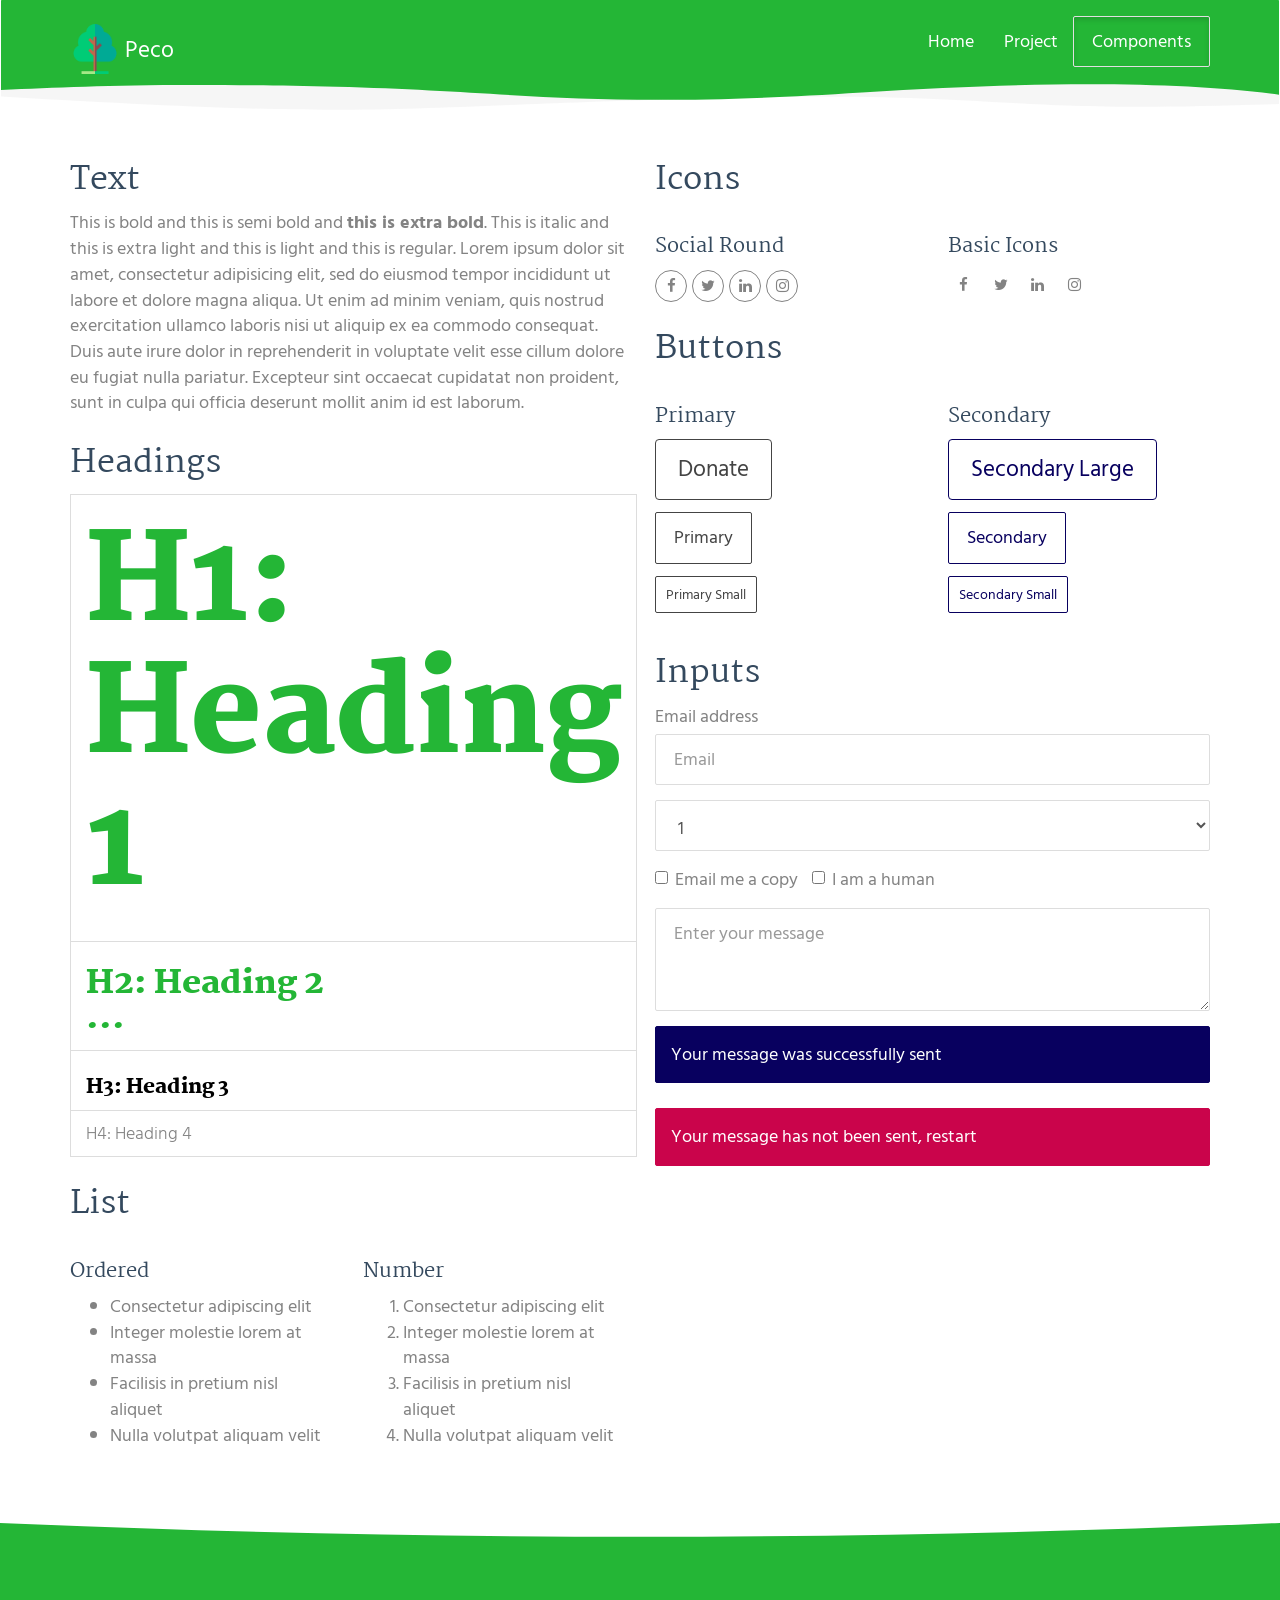
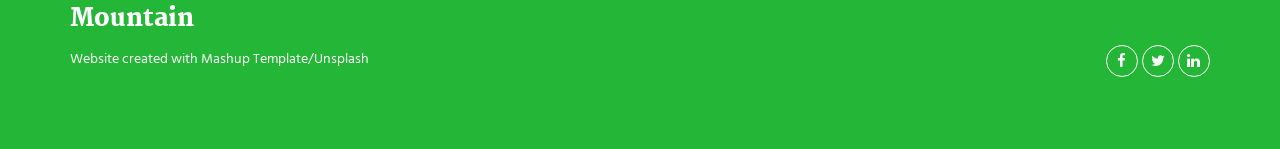
<file: components.html>
<!DOCTYPE html>
<html lang="en">

<head>
  <meta charset="UTF-8">
  <meta content="IE=edge" http-equiv="X-UA-Compatible">
  <meta content="width=device-width,initial-scale=1" name="viewport">
  <meta content="description" name="description">
  <meta name="google" content="notranslate" />
  <meta content="Mashup templates have been developped by Orson.io team" name="author">

  <!-- Disable tap highlight on IE -->
  <meta name="msapplication-tap-highlight" content="no">
  
  
  <link rel="apple-touch-icon" sizes="180x180" href="./assets/apple-icon-180x180.png">
  <link href="./assets/favicon.ico" rel="icon">

  <link href="" rel="stylesheet">


  <title>Peco</title>
  <link rel="shortcut icon" type="image/png" href="./assets/images/garden.png" />

<link href="./main.550dcf66.css" rel="stylesheet"></head>

<body> <!-- Add your content of header -->
<header>
  <nav class="navbar navbar-default active">
    <div class="container">
      <div class="navbar-header">
        <button type="button" class="navbar-toggle collapsed" data-toggle="collapse" data-target="#navbar-collapse" aria-expanded="false">
          <span class="sr-only">Toggle navigation</span>
          <span class="icon-bar"></span>
          <span class="icon-bar"></span>
          <span class="icon-bar"></span>
        </button>
        <a class="navbar-brand" href="./index.html" title="">
          <img src="./assets/images/garden.png" class="navbar-logo-img" alt="">
          Peco
        </a>
      </div>

      <div class="collapse navbar-collapse" id="navbar-collapse">
        <ul class="nav navbar-nav navbar-right">
          <li><a href="./index.html" title="">Home</a></li>
          <li><a href="./project.html" title="">Project</a></li>
          <li>
            <p>
              <a href="./components.html" class="btn btn-default navbar-btn" title="">Components</a>
            </p>
          </li>

        </ul>
      </div> 
    </div>
  </nav>
</header>

<!-- Add your site or app content here -->
  <div class="container">
    <div class="row">
      <div class="col-xs-12 col-md-6">

        <div class="template-example">
          <h2 class="template-title-example">Text</h2>
          <p>This is bold and this is semi bold and <b>this is extra bold</b>. This is italic and this is extra light and this is light
          and this is regular. Lorem ipsum dolor sit amet, consectetur adipisicing elit, sed do eiusmod
          tempor incididunt ut labore et dolore magna aliqua. Ut enim ad minim veniam,
          quis nostrud exercitation ullamco laboris nisi ut aliquip ex ea commodo
          consequat. Duis aute irure dolor in reprehenderit in voluptate velit esse
          cillum dolore eu fugiat nulla pariatur. Excepteur sint occaecat cupidatat non
          proident, sunt in culpa qui officia deserunt mollit anim id est laborum.
          </p>
        </div>

        <div class="template-example">
          <h2 class="template-title-example">Headings</h2>
          
          <table class="table table-bordered">
            <tr><td><h1>H1: Heading 1</h1></td></tr>
            <tr><td><h2>H2: Heading 2</h2></td></tr>
            <tr><td><h3>H3: Heading 3</h3></td></tr>
            <tr><td><h4>H4: Heading 4</h4></td></tr>
          </table>
        </div>

        <div class="template-example">
          <h2 class="template-title-example">List</h2>
          <div class="row">
            <div class="col-md-6">
              <h3 class="template-title-example">Ordered</h3>
              <ul>
                <li>Consectetur adipiscing elit</li>
                <li>Integer molestie lorem at massa</li>
                <li>Facilisis in pretium nisl aliquet</li>
                <li>Nulla volutpat aliquam velit</li>
              </ul>
            </div>
            <div class="col-md-6">
              <h3 class="template-title-example">Number</h3>
              <ol>
                <li>Consectetur adipiscing elit</li>
                <li>Integer molestie lorem at massa</li>
                <li>Facilisis in pretium nisl aliquet</li>
                <li>Nulla volutpat aliquam velit</li>
              </ol>
            </div>
          </div>
        </div>

        
      </div>

      <div class="col-xs-12 col-md-6">
        <div class="template-example">
          <h2 class="template-title-example">Icons</h2>
          
          <div class="row">
            <div class="col-md-6">
              <h3 class="template-title-example">Social Round</h2>
              <ul class="list-icons">
                <li>
                  <a href="" class="social-round-icon fa-icon">
                    <i class="fa fa-facebook"></i>
                  </a>
                </li>
                <li>
                  <a href="" class="social-round-icon fa-icon">
                    <i class="fa fa-twitter"></i>
                  </a>
                </li>
                <li>
                  <a href="" class="social-round-icon fa-icon">
                    <i class="fa fa-linkedin"></i>
                  </a>
                </li>
                <li>
                  <a href="" class="social-round-icon fa-icon">
                    <i class="fa fa-instagram"></i>
                  </a>
                </li>
              </ul>
            </div>
            <div class="col-md-6">
               <h3 class="template-title-example">Basic Icons</h2>
                <ul class="list-icons">
                  <li>
                    <span class="fa-icon">
                      <i class="fa fa-facebook"></i>
                    </span>
                  </li>
                  <li>
                    <span class="fa-icon">
                      <i class="fa fa-twitter"></i>
                    </span>
                  </li>
                  <li>
                    <span class="fa-icon">
                      <i class="fa fa-linkedin"></i>
                    </span>
                  </li>
                  <li>
                    <span class="fa-icon">
                      <i class="fa fa-instagram"></i>
                    </span>
                  </li>
                </ul>
            </div>

          </div>


          


        </div>

        <div class="template-example">
          <h2 class="template-title-example">Buttons</h2>
          <div class="row">
            <div class="col-md-6">
              <h3 class="template-title-example">Primary</h2>
              <div class="row">
                  <div class="col-md-6">
                  <p><a href="" class="btn btn-primary btn-lg">Donate</a></p>
                  <p><a href="" class="btn btn-primary">Primary </a></p>
                  <p><a href="" class="btn btn-primary btn-sm">Primary Small</a></p>
                </div>
              </div>

            </div>

            <div class="col-md-6">
              <h3 class="template-title-example">Secondary</h2>
              <div class="row">
                  <div class="col-md-6">
                  <p><a href="" class="btn btn-info btn-lg">Secondary Large</a></p>
                  <p><a href="" class="btn btn-info">Secondary </a></p>
                  <p><a href="" class="btn btn-info btn-sm">Secondary Small</a></p>
                </div>
              </div>
            </div>
          </div>
        </div>
        
        <div class="template-example">
          <h2 class="template-title-example">Inputs</h2>

            <div class="form-group">
              <label for="exampleInputEmail1">Email address</label>
              <input type="email" class="form-control" id="exampleInputEmail1" placeholder="Email">
            </div>

            <div class="form-group">
              <select class="form-control">
                <option>1</option>
                <option>2</option>
                <option>3</option>
                <option>4</option>
                <option>5</option>
              </select>
            </div>

            <div class="form-group">
              <label class="checkbox-inline">
                <input 
                type="checkbox" id="inlineCheckbox1" value="option1"> Email me a copy
              </label>
              <label class="checkbox-inline">
                <input type="checkbox" id="inlineCheckbox2" value="option2"> I am a human
              </label>
            </div>

            <div class="form-group">
              <textarea class="form-control" rows="3" placeholder="Enter your message"></textarea>
            </div>
            
            <div class="alert alert-success" role="alert">Your message was successfully sent</div>
            <div class="alert alert-danger" role="alert">Your message has not been sent, restart</div>
        </div>




      </div>
    </div>
  </div>

<footer class="footer-container white-text-container">
  <div class="container">
    <div class="row">

     
      <div class="col-xs-12">
        <h3>Mountain</h3>

        <div class="row">
          <div class="col-xs-12 col-sm-7">
            <p><small>Website created with <a href="http://www.mashup-template.com/" title="Create website with free html template">Mashup Template</a>/<a href="https://www.unsplash.com/" title="Beautiful Free Images">Unsplash</a></small>
            </p>
          </div>
          <div class="col-xs-12 col-sm-5">
            <p class="text-right">
              <a href="https://facebook.com/" class="social-round-icon white-round-icon fa-icon" title="">
                <i class="fa fa-facebook" aria-hidden="true"></i>
              </a>
              <a href="https://twitter.com/" class="social-round-icon white-round-icon fa-icon" title="">
                <i class="fa fa-twitter" aria-hidden="true"></i>
              </a>
              <a href="https://www.linkedin.com/" class="social-round-icon white-round-icon fa-icon" title="">
                <i class="fa fa-linkedin" aria-hidden="true"></i>
              </a>
            </p>
          </div>
        </div>
        
        
      </div>
    </div>
  </div>
</footer>

<script>
  document.addEventListener("DOMContentLoaded", function (event) {
    navActivePage();
    scrollRevelation('.reveal');
  });
</script>

<!-- Google Analytics: change UA-XXXXX-X to be your site's ID 

<script>
  (function (i, s, o, g, r, a, m) {
    i['GoogleAnalyticsObject'] = r; i[r] = i[r] || function () {
      (i[r].q = i[r].q || []).push(arguments)
    }, i[r].l = 1 * new Date(); a = s.createElement(o),
      m = s.getElementsByTagName(o)[0]; a.async = 1; a.src = g; m.parentNode.insertBefore(a, m)
  })(window, document, 'script', '//www.google-analytics.com/analytics.js', 'ga');
  ga('create', 'UA-XXXXX-X', 'auto');
  ga('send', 'pageview');
</script>

--> <script type="text/javascript" src="./main.0cf8b554.js"></script></body>

</html>
</file>
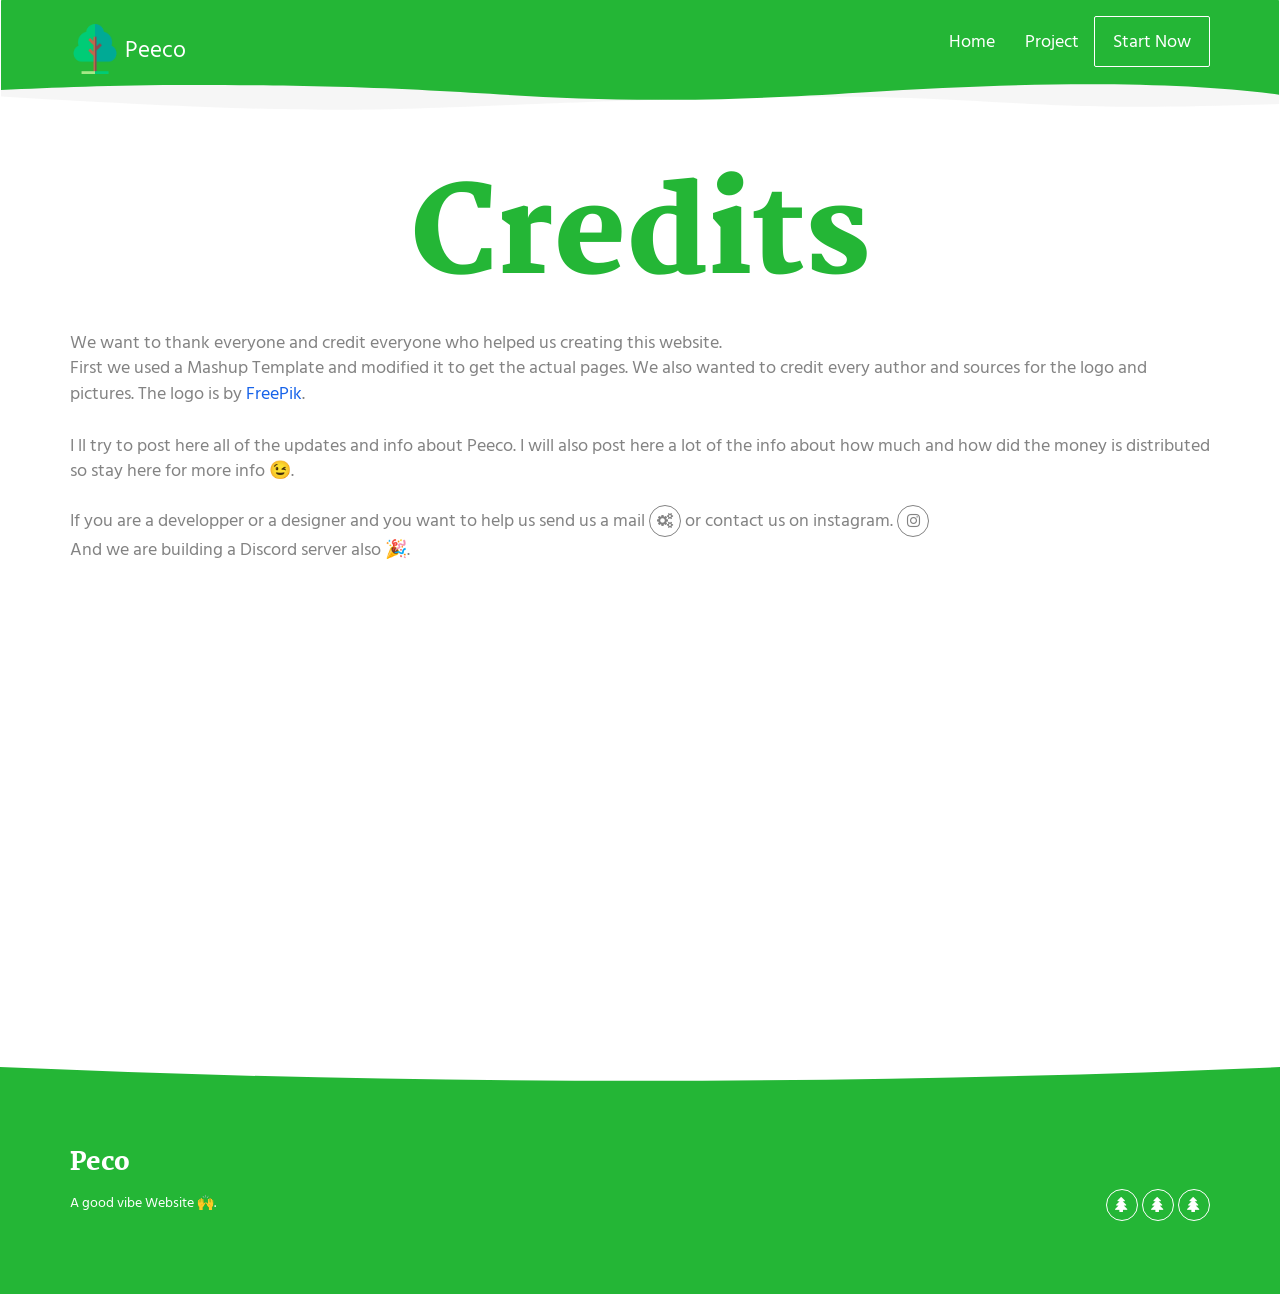
<file: Credits.html>
<!DOCTYPE html>
<html lang="en">

<head>
   <!-- Global site tag (gtag.js) - Google Analytics -->
   <script async src="https://www.googletagmanager.com/gtag/js?id=UA-173226686-1"></script>
   <script>
     window.dataLayer = window.dataLayer || [];
     function gtag() { dataLayer.push(arguments); }
     gtag('js', new Date());
 
     gtag('config', 'UA-173226686-1');
   </script>

  <script data-ad-client="ca-pub-2434844237174888" async
    src="https://pagead2.googlesyndication.com/pagead/js/adsbygoogle.js"></script>
  <meta charset="UTF-8">
  <meta content="IE=edge" http-equiv="X-UA-Compatible">
  <meta content="width=device-width,initial-scale=1" name="viewport">
  <meta name="description" content="Hey this is Peeco a cool website to finance charities !" />    <!--description du site quand on envoie un lien-->
  <meta name="google" content="notranslate" />
  

  <!-- Disable tap highlight on IE -->
  <meta name="msapplication-tap-highlight" content="no">


  <link rel="apple-touch-icon" sizes="180x180" href="./assets/apple-icon-180x180.png">
  <link href="./assets/favicon.ico" rel="icon">

  <link href="" rel="stylesheet">


  <title>Peeco</title>
  <link rel="shortcut icon" type="image/png" href="./assets/images/garden.png" />

  <link href="./main.550dcf66.css" rel="stylesheet">
</head>

<body>
  <!-- Add your content of header -->
  <header>
    <nav class="navbar navbar-default active">
      <div class="container">
        <div class="navbar-header">
          <button type="button" class="navbar-toggle collapsed" data-toggle="collapse" data-target="#navbar-collapse"
            aria-expanded="false">
            <span class="sr-only">Toggle navigation</span>
            <span class="icon-bar"></span>
            <span class="icon-bar"></span>
            <span class="icon-bar"></span>
          </button>
          <a class="navbar-brand" href="./Home.html" title="">
            <img src="./assets/images/garden.png" class="navbar-logo-img" alt="">
            Peeco
          </a>
        </div>

        <div class="collapse navbar-collapse" id="navbar-collapse">
          <ul class="nav navbar-nav navbar-right">
            <li><a href="./Home.html" title="">Home</a></li>
            <li><a href="./project.html" title="">Project</a></li>
            <li>
              <p>
                <a href="./sample-page.html" class="btn btn-default navbar-btn" title="">Start Now</a>
              </p>
            </li>

          </ul>
        </div>
      </div>
    </nav>
  </header>

  <div class="section-container">
    <div class="container">
      <div class="row">
        <div class="col-xs-12 col-md-8 col-md-offset-2">
          <h1 class="text-center">Credits</h1>
          


        </div>
      </div>
      We want to thank everyone and credit everyone who helped us creating this website. <br>First we used a Mashup Template and modified it to get the actual pages.
      We also wanted to credit every author and sources for the logo and pictures. The logo is by <a href="https://www.flaticon.com/authors/freepik">FreePik</a>. 
      <br>
      <br>
       I ll try to post here all of the updates and info about Peeco. 


      I will also post here a lot of the info about how much and how did the money is distributed so stay here for more info &#128521;.

    </div>
  </div>
  <div class="section-container">
    <div class="container">
      <div class="row">
        <div class="col-xs-12 col-md-8 col-md-offset-2">



        </div>
      </div>
      If you are a developper or a designer and you want to help us send us a mail <a href="mailto:project.peeco@gmail.com" class="social-round-icon black-round-icon fa-icon" title="">
        <i class="fa fa-gears" aria-hidden="true"></i></a>
      or contact us on instagram. <a href="https://instagram.com/project.peeco?igshid=xtxfj0wr4218" class="social-round-icon black-round-icon fa-icon" title="">
        <i class="fa fa-instagram" aria-hidden="true"></i>
      </a> </br>
      And we are building a Discord server also &#127881;. 
    </div>
  </div>
</br>
</br></br></br></br></br></br></br></br></br></br></br></br></br></br></br></br></br>

  <footer class="footer-container white-text-container">
    <div class="container">
      <div class="row">


        <div class="col-xs-12">
          <h3>Peco</h3>

          <div class="row">
            <div class="col-xs-12 col-sm-7">
              <p><small>A good vibe Website &#x1F64C;.</small>
              </p>
            </div>
            <div class="col-xs-12 col-sm-5">
              <p class="text-right">
                <a href="Home.html" class="social-round-icon white-round-icon fa-icon" title="">
                  <i class="fa fa-tree" aria-hidden="true"></i>
                </a>
                <a href="Home.html" class="social-round-icon white-round-icon fa-icon" title="">
                  <i class="fa fa-tree" aria-hidden="true"></i>
                </a>
                <a href="Home.html" class="social-round-icon white-round-icon fa-icon" title="">
                  <i class="fa fa-tree" aria-hidden="true"></i>
                </a>
              </p>
            </div>
          </div>


        </div>
      </div>
    </div>
  </footer>

  <script>
    document.addEventListener("DOMContentLoaded", function (event) {
      navActivePage();
      scrollRevelation('.reveal');
    });
  </script>

  <!-- Google Analytics: change UA-XXXXX-X to be your site's ID 
<script>
  (function (i, s, o, g, r, a, m) {
    i['GoogleAnalyticsObject'] = r; i[r] = i[r] || function () {
      (i[r].q = i[r].q || []).push(arguments)
    }, i[r].l = 1 * new Date(); a = s.createElement(o),
      m = s.getElementsByTagName(o)[0]; a.async = 1; a.src = g; m.parentNode.insertBefore(a, m)
  })(window, document, 'script', '//www.google-analytics.com/analytics.js', 'ga');
  ga('create', 'UA-XXXXX-X', 'auto');
  ga('send', 'pageview');
</script>
-->
  <script type="text/javascript" src="./main.0cf8b554.js"></script>
</body>

</html>
</file>
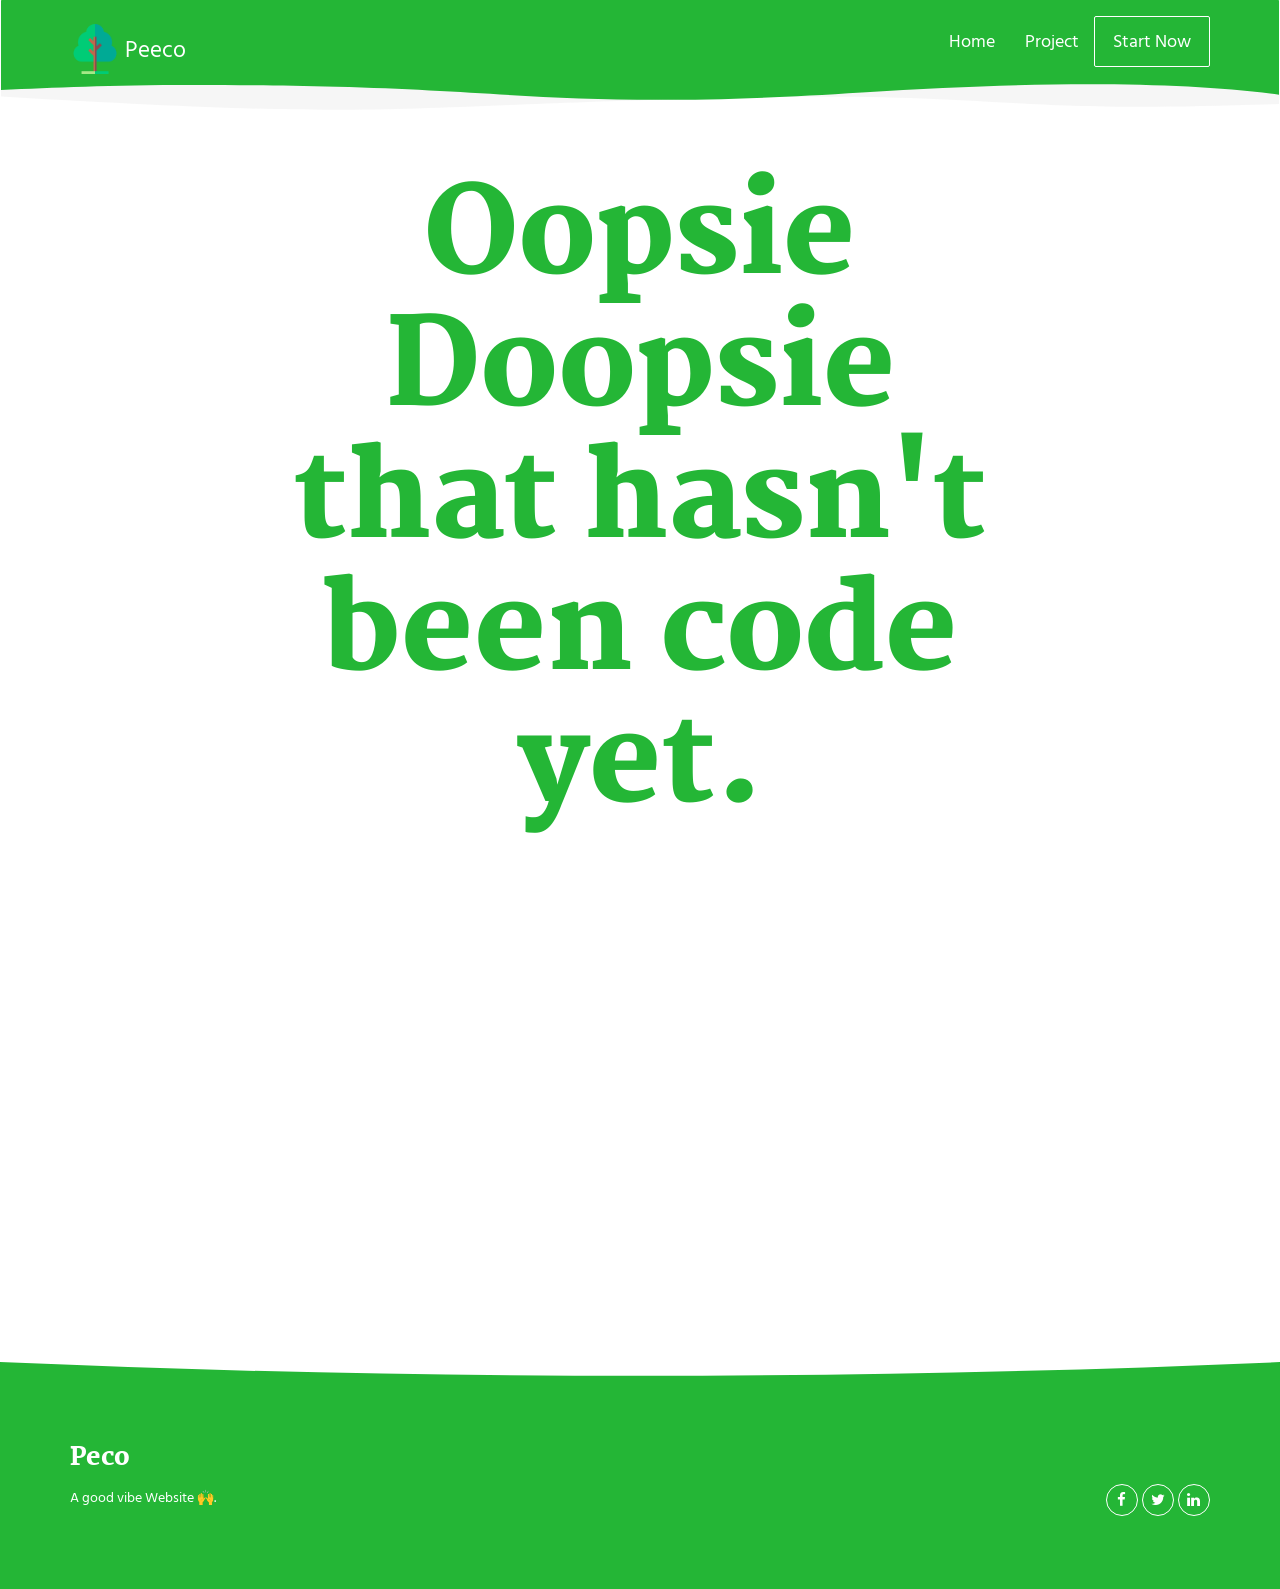
<file: Empty page.html>
<!DOCTYPE html>
<html lang="en">

<head>
  <script data-ad-client="ca-pub-2434844237174888" async
    src="https://pagead2.googlesyndication.com/pagead/js/adsbygoogle.js"></script>
  <meta charset="UTF-8">
  <meta content="IE=edge" http-equiv="X-UA-Compatible">
  <meta content="width=device-width,initial-scale=1" name="viewport">
  <meta content="description" name="description">
  <meta name="google" content="notranslate" />
  <meta content="Mashup templates have been developped by Orson.io team" name="author">

  <!-- Disable tap highlight on IE -->
  <meta name="msapplication-tap-highlight" content="no">


  <link rel="apple-touch-icon" sizes="180x180" href="./assets/apple-icon-180x180.png">
  <link href="./assets/favicon.ico" rel="icon">

  <link href="" rel="stylesheet">


  <title>Peeco</title>
  <link rel="shortcut icon" type="image/png" href="./assets/images/garden.png" />

  <link href="./main.550dcf66.css" rel="stylesheet">
</head>

<body>
  <!-- Add your content of header -->
  <header>
    <nav class="navbar navbar-default active">
      <div class="container">
        <div class="navbar-header">
          <button type="button" class="navbar-toggle collapsed" data-toggle="collapse" data-target="#navbar-collapse"
            aria-expanded="false">
            <span class="sr-only">Toggle navigation</span>
            <span class="icon-bar"></span>
            <span class="icon-bar"></span>
            <span class="icon-bar"></span>
          </button>
          <a class="navbar-brand" href="./Home.html" title="">
            <img src="./assets/images/garden.png" class="navbar-logo-img" alt="">
            Peeco
          </a>
        </div>

        <div class="collapse navbar-collapse" id="navbar-collapse">
          <ul class="nav navbar-nav navbar-right">
            <li><a href="./Home.html" title="">Home</a></li>
            <li><a href="./project.html" title="">Project</a></li>
            <li>
              <p>
                <a href="./sample-page.html" class="btn btn-default navbar-btn" title="">Start Now</a>
              </p>
            </li>

          </ul>
        </div>
      </div>
    </nav>
  </header>

  <div class="section-container">
    <div class="container">
      <div class="row">
        <div class="col-xs-12 col-md-8 col-md-offset-2">
          <h1 class="text-center">Oopsie Doopsie that hasn't been code yet.</h1> 
  


        </div>
      </div>
    </div>
  </div>
</br>
</br></br></br></br></br></br></br></br></br></br></br></br></br></br></br></br></br>

  <footer class="footer-container white-text-container">
    <div class="container">
      <div class="row">


        <div class="col-xs-12">
          <h3>Peco</h3>

          <div class="row">
            <div class="col-xs-12 col-sm-7">
              <p><small><a href="Credits.html">A good vibe Website &#x1F64C;.</a></small>
              </p>
            </div>
            <div class="col-xs-12 col-sm-5">
              <p class="text-right">
                <a href="Page-vide-de-merde.html" class="social-round-icon white-round-icon fa-icon" title="">
                  <i class="fa fa-facebook" aria-hidden="true"></i>
                </a>
                <a href="Page-vide-de-merde.html" class="social-round-icon white-round-icon fa-icon" title="">
                  <i class="fa fa-twitter" aria-hidden="true"></i>
                </a>
                <a href="Page-vide-de-merde.html" class="social-round-icon white-round-icon fa-icon" title="">
                  <i class="fa fa-linkedin" aria-hidden="true"></i>
                </a>
              </p>
            </div>
          </div>


        </div>
      </div>
    </div>
  </footer>

  <script>
    document.addEventListener("DOMContentLoaded", function (event) {
      navActivePage();
      scrollRevelation('.reveal');
    });
  </script>

  <!-- Google Analytics: change UA-XXXXX-X to be your site's ID 
<script>
  (function (i, s, o, g, r, a, m) {
    i['GoogleAnalyticsObject'] = r; i[r] = i[r] || function () {
      (i[r].q = i[r].q || []).push(arguments)
    }, i[r].l = 1 * new Date(); a = s.createElement(o),
      m = s.getElementsByTagName(o)[0]; a.async = 1; a.src = g; m.parentNode.insertBefore(a, m)
  })(window, document, 'script', '//www.google-analytics.com/analytics.js', 'ga');
  ga('create', 'UA-XXXXX-X', 'auto');
  ga('send', 'pageview');
</script>
-->
  <script type="text/javascript" src="./main.0cf8b554.js"></script>
</body>

</html>
</file>
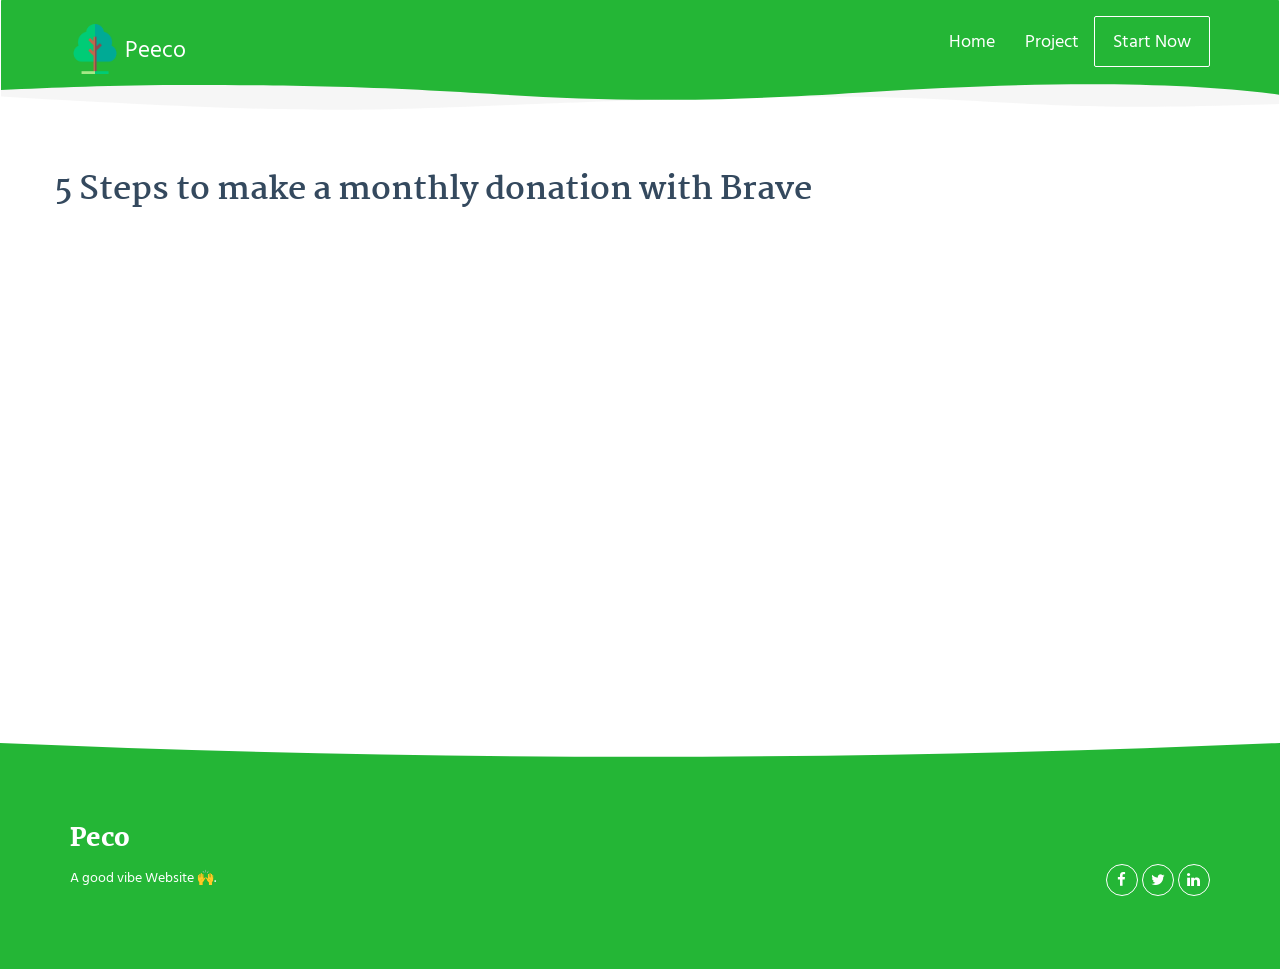
<file: htu-brave.html>
<!DOCTYPE html>
<html lang="en">

<head>
  <script data-ad-client="ca-pub-2434844237174888" async
    src="https://pagead2.googlesyndication.com/pagead/js/adsbygoogle.js"></script>
  <meta charset="UTF-8">
  <meta content="IE=edge" http-equiv="X-UA-Compatible">
  <meta content="width=device-width,initial-scale=1" name="viewport">
  <meta content="description" name="description">
  <meta name="google" content="notranslate" />
  <meta content="Mashup templates have been developped by Orson.io team" name="author">

  <!-- Disable tap highlight on IE -->
  <meta name="msapplication-tap-highlight" content="no">


  <link rel="apple-touch-icon" sizes="180x180" href="./assets/apple-icon-180x180.png">
  <link href="./assets/favicon.ico" rel="icon">

  <link href="" rel="stylesheet">


  <title>Peeco</title>
  <link rel="shortcut icon" type="image/png" href="./assets/images/garden.png" />

  <link href="./main.550dcf66.css" rel="stylesheet">
</head>

<body>
  <!-- Add your content of header -->
  <header>
    <nav class="navbar navbar-default active">
      <div class="container">
        <div class="navbar-header">
          <button type="button" class="navbar-toggle collapsed" data-toggle="collapse" data-target="#navbar-collapse"
            aria-expanded="false">
            <span class="sr-only">Toggle navigation</span>
            <span class="icon-bar"></span>
            <span class="icon-bar"></span>
            <span class="icon-bar"></span>
          </button>
          <a class="navbar-brand" href="./Home.html" title="">
            <img src="./assets/images/garden.png" class="navbar-logo-img" alt="">
            Peeco
          </a>
        </div>

        <div class="collapse navbar-collapse" id="navbar-collapse">
          <ul class="nav navbar-nav navbar-right">
            <li><a href="./Home.html" title="">Home</a></li>
            <li><a href="./project.html" title="">Project</a></li>
            <li>
              <p>
                <a href="./sample-page.html" class="btn btn-default navbar-btn" title="">Start Now</a>
              </p>
            </li>

          </ul>
        </div>
      </div>
    </nav>
  </header>

  <div class="section-container">
    <div class="container">
      <div class="row">
    
        <div class="template-example">
            <h2 class="template-title-example"> <b>5 Steps to make a monthly donation with Brave</b></h2>   
        </div>
      </div>
    </div>
  </div>
</br>
</br></br></br></br></br></br></br></br></br></br></br></br></br></br></br></br></br>

  <footer class="footer-container white-text-container">
    <div class="container">
      <div class="row">


        <div class="col-xs-12">
          <h3>Peco</h3>

          <div class="row">
            <div class="col-xs-12 col-sm-7">
              <p><small><a href="Credits.html">A good vibe Website &#x1F64C;.</a></small>
              </p>
            </div>
            <div class="col-xs-12 col-sm-5">
              <p class="text-right">
                <a href="https://facebook.com/" class="social-round-icon white-round-icon fa-icon" title="">
                  <i class="fa fa-facebook" aria-hidden="true"></i>
                </a>
                <a href="https://twitter.com/" class="social-round-icon white-round-icon fa-icon" title="">
                  <i class="fa fa-twitter" aria-hidden="true"></i>
                </a>
                <a href="https://www.linkedin.com/" class="social-round-icon white-round-icon fa-icon" title="">
                  <i class="fa fa-linkedin" aria-hidden="true"></i>
                </a>
              </p>
            </div>
          </div>


        </div>
      </div>
    </div>
  </footer>

  <script>
    document.addEventListener("DOMContentLoaded", function (event) {
      navActivePage();
      scrollRevelation('.reveal');
    });
  </script>

  <!-- Google Analytics: change UA-XXXXX-X to be your site's ID 
<script>
  (function (i, s, o, g, r, a, m) {
    i['GoogleAnalyticsObject'] = r; i[r] = i[r] || function () {
      (i[r].q = i[r].q || []).push(arguments)
    }, i[r].l = 1 * new Date(); a = s.createElement(o),
      m = s.getElementsByTagName(o)[0]; a.async = 1; a.src = g; m.parentNode.insertBefore(a, m)
  })(window, document, 'script', '//www.google-analytics.com/analytics.js', 'ga');
  ga('create', 'UA-XXXXX-X', 'auto');
  ga('send', 'pageview');
</script>
-->
  <script type="text/javascript" src="./main.0cf8b554.js"></script>
</body>

</html>
</file>
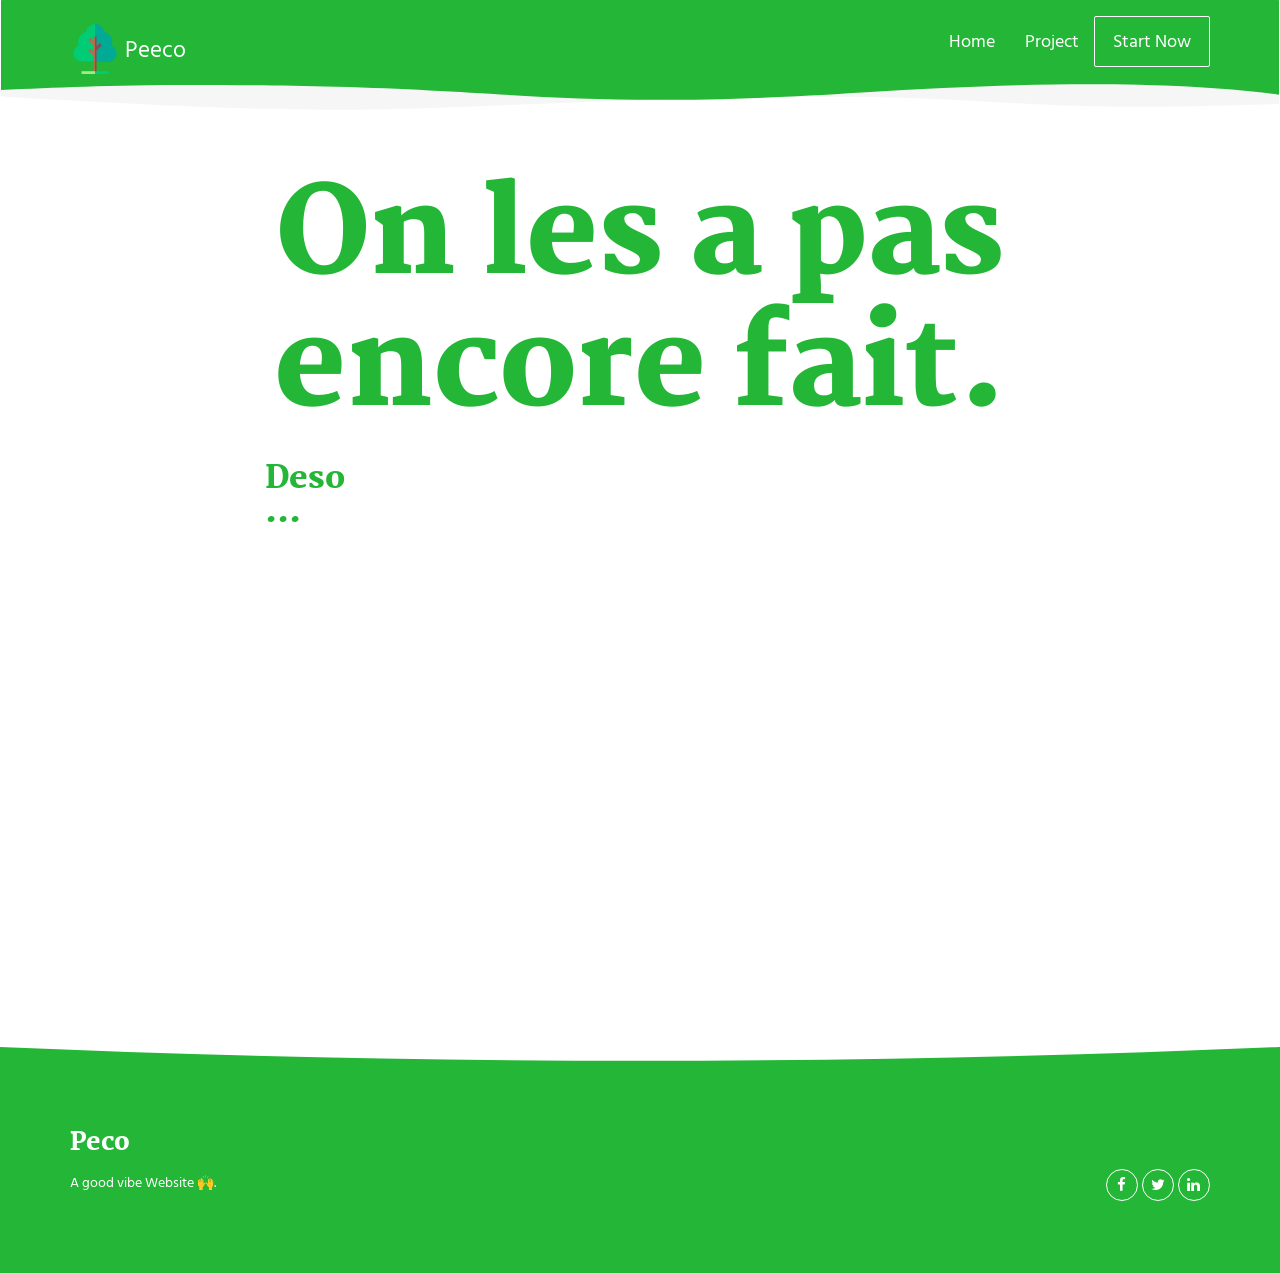
<file: Page-vide-de-merde.html>
<!DOCTYPE html>
<html lang="en">

<head>
  <script data-ad-client="ca-pub-2434844237174888" async
    src="https://pagead2.googlesyndication.com/pagead/js/adsbygoogle.js"></script>
  <meta charset="UTF-8">
  <meta content="IE=edge" http-equiv="X-UA-Compatible">
  <meta content="width=device-width,initial-scale=1" name="viewport">
  <meta content="description" name="description">
  <meta name="google" content="notranslate" />
  <meta content="Mashup templates have been developped by Orson.io team" name="author">

  <!-- Disable tap highlight on IE -->
  <meta name="msapplication-tap-highlight" content="no">


  <link rel="apple-touch-icon" sizes="180x180" href="./assets/apple-icon-180x180.png">
  <link href="./assets/favicon.ico" rel="icon">

  <link href="" rel="stylesheet">


  <title>Peeco</title>
  <link rel="shortcut icon" type="image/png" href="./assets/images/garden.png" />

  <link href="./main.550dcf66.css" rel="stylesheet">
</head>

<body>
  <!-- Add your content of header -->
  <header>
    <nav class="navbar navbar-default active">
      <div class="container">
        <div class="navbar-header">
          <button type="button" class="navbar-toggle collapsed" data-toggle="collapse" data-target="#navbar-collapse"
            aria-expanded="false">
            <span class="sr-only">Toggle navigation</span>
            <span class="icon-bar"></span>
            <span class="icon-bar"></span>
            <span class="icon-bar"></span>
          </button>
          <a class="navbar-brand" href="./Home.html" title="">
            <img src="./assets/images/garden.png" class="navbar-logo-img" alt="">
            Peeco
          </a>
        </div>

        <div class="collapse navbar-collapse" id="navbar-collapse">
          <ul class="nav navbar-nav navbar-right">
            <li><a href="./Home.html" title="">Home</a></li>
            <li><a href="./project.html" title="">Project</a></li>
            <li>
              <p>
                <a href="./sample-page.html" class="btn btn-default navbar-btn" title="">Start Now</a>
              </p>
            </li>

          </ul>
        </div>
      </div>
    </nav>
  </header>

  <div class="section-container">
    <div class="container">
      <div class="row">
        <div class="col-xs-12 col-md-8 col-md-offset-2">
          <h1 class="text-center">On les a pas encore fait.</h1> 
  <h2>Deso </h2>


        </div>
      </div>
    </div>
  </div>
</br>
</br></br></br></br></br></br></br></br></br></br></br></br></br></br></br></br></br>

  <footer class="footer-container white-text-container">
    <div class="container">
      <div class="row">


        <div class="col-xs-12">
          <h3>Peco</h3>

          <div class="row">
            <div class="col-xs-12 col-sm-7">
              <p><small><a href="Credits.html">A good vibe Website &#x1F64C;.</a></small>
              </p>
            </div>
            <div class="col-xs-12 col-sm-5">
              <p class="text-right">
                <a href="Page-vide-de-merde.html" class="social-round-icon white-round-icon fa-icon" title="">
                  <i class="fa fa-facebook" aria-hidden="true"></i>
                </a>
                <a href="Page-vide-de-merde.html" class="social-round-icon white-round-icon fa-icon" title="">
                  <i class="fa fa-twitter" aria-hidden="true"></i>
                </a>
                <a href="Page-vide-de-merde.html" class="social-round-icon white-round-icon fa-icon" title="">
                  <i class="fa fa-linkedin" aria-hidden="true"></i>
                </a>
              </p>
            </div>
          </div>


        </div>
      </div>
    </div>
  </footer>

  <script>
    document.addEventListener("DOMContentLoaded", function (event) {
      navActivePage();
      scrollRevelation('.reveal');
    });
  </script>

  <!-- Google Analytics: change UA-XXXXX-X to be your site's ID 
<script>
  (function (i, s, o, g, r, a, m) {
    i['GoogleAnalyticsObject'] = r; i[r] = i[r] || function () {
      (i[r].q = i[r].q || []).push(arguments)
    }, i[r].l = 1 * new Date(); a = s.createElement(o),
      m = s.getElementsByTagName(o)[0]; a.async = 1; a.src = g; m.parentNode.insertBefore(a, m)
  })(window, document, 'script', '//www.google-analytics.com/analytics.js', 'ga');
  ga('create', 'UA-XXXXX-X', 'auto');
  ga('send', 'pageview');
</script>
-->
  <script type="text/javascript" src="./main.0cf8b554.js"></script>
</body>

</html>
</file>
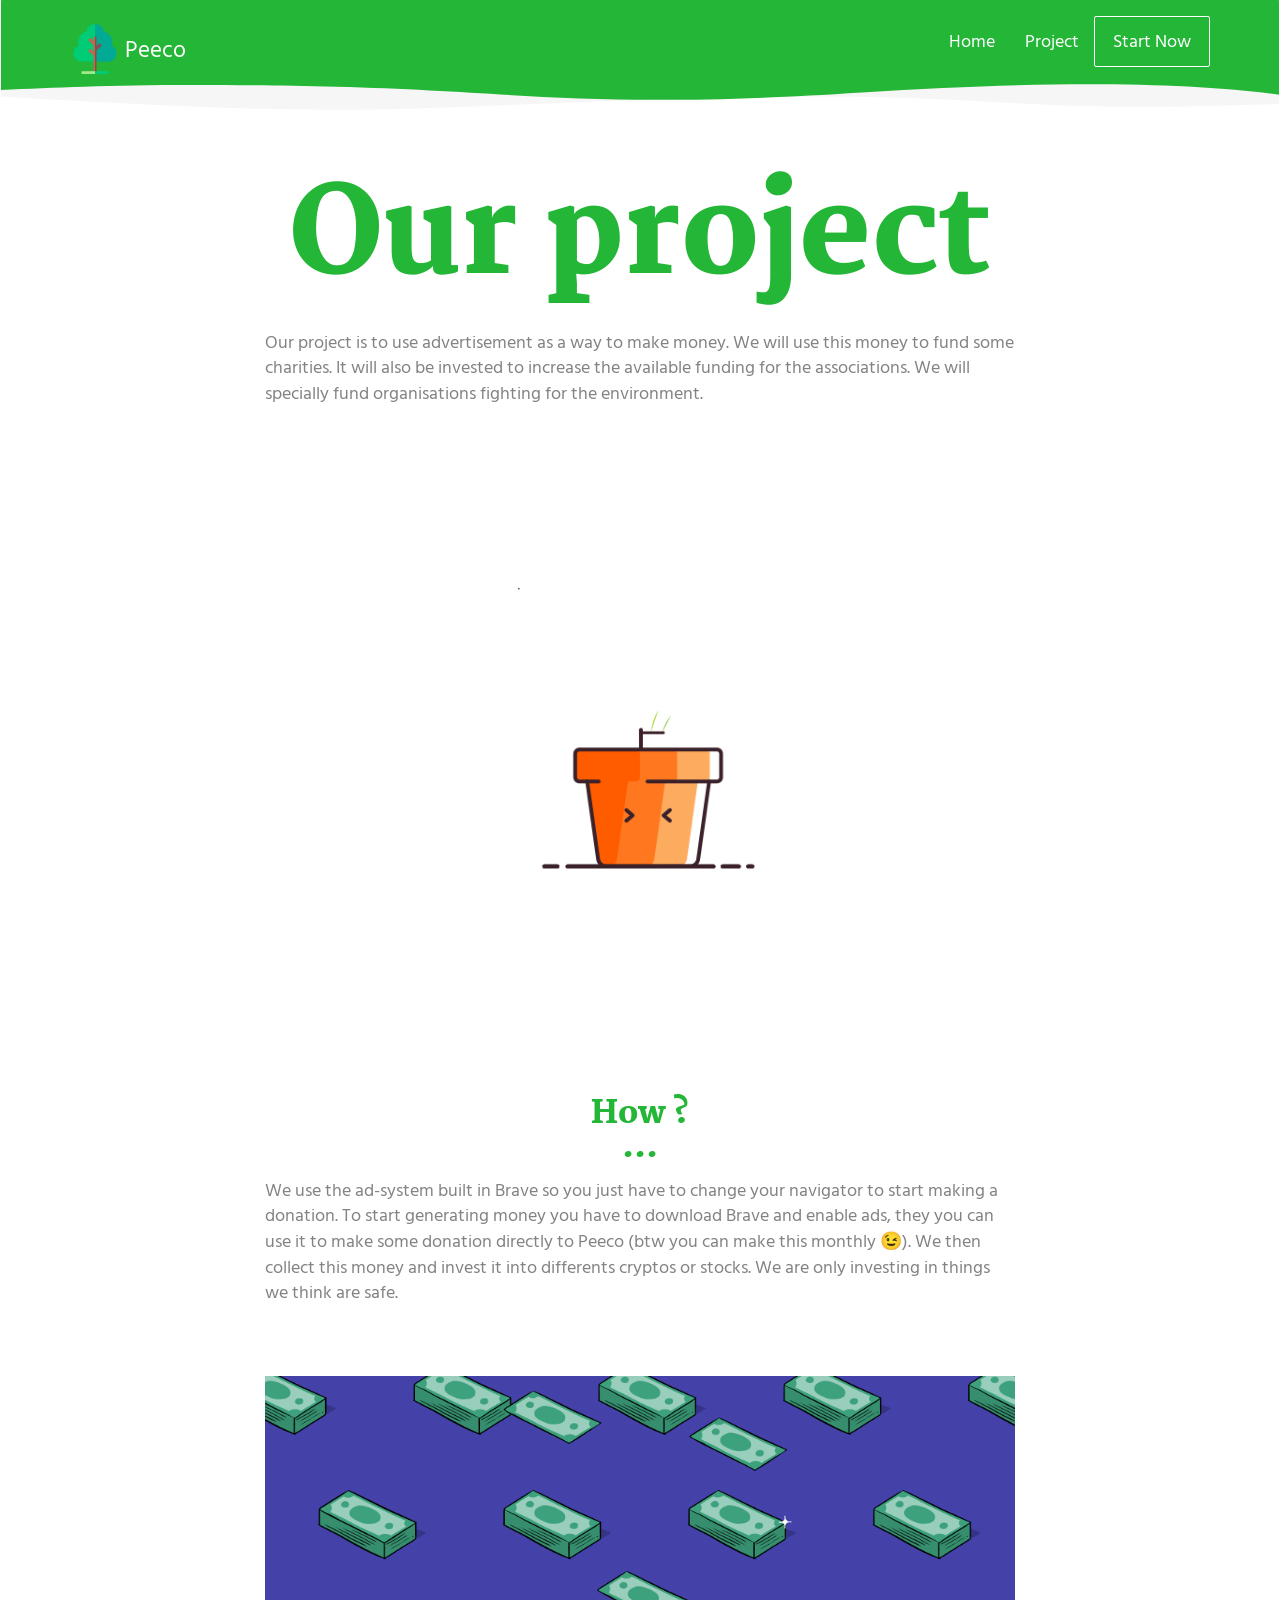
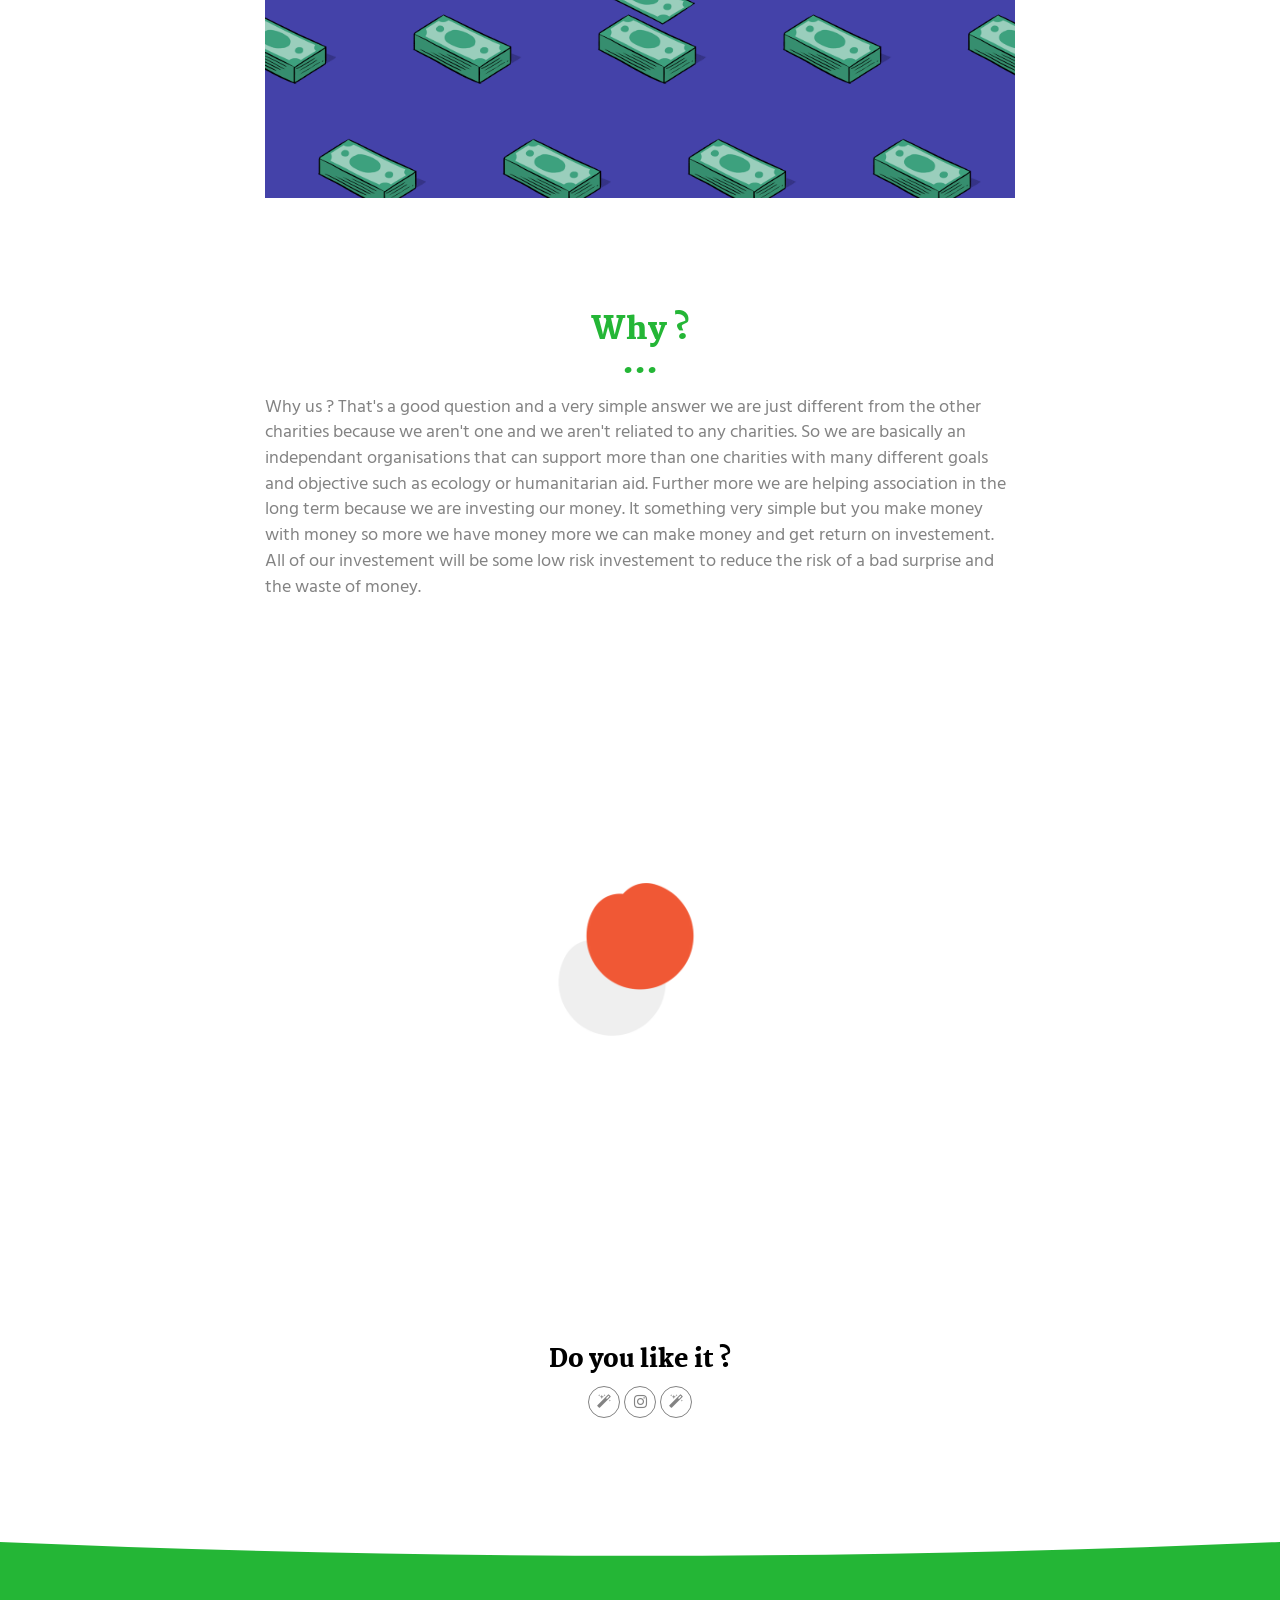
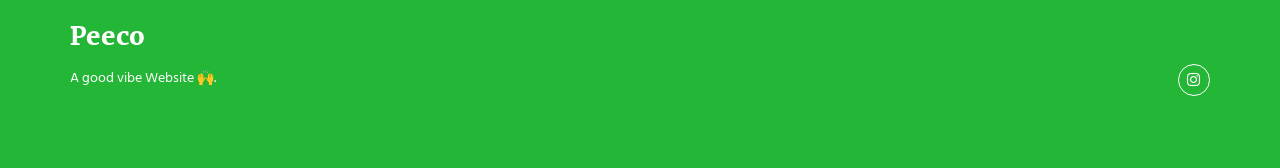
<file: project.html>
<!DOCTYPE html>
<html lang="en">

<head>
  <!--Verifier que le site est bien dans le Doc sur le disque C et pas le B
    Pour mettre en ligne le site 
    git add .
  
    git commit -m "MESSAGE"
  
    git push -u origin master -->

    
    <!-- Global site tag (gtag.js) - Google Analytics -->
    <script async src="https://www.googletagmanager.com/gtag/js?id=UA-173226686-1"></script>
    <script>
      window.dataLayer = window.dataLayer || [];
      function gtag() { dataLayer.push(arguments); }
      gtag('js', new Date());

      gtag('config', 'UA-173226686-1');
    </script>
  <script data-ad-client="ca-pub-2434844237174888" async
    src="https://pagead2.googlesyndication.com/pagead/js/adsbygoogle.js"></script>
  <meta charset="UTF-8">
  <meta content="IE=edge" http-equiv="X-UA-Compatible">
  <meta content="width=device-width,initial-scale=1" name="viewport">
  <meta name="google" content="notranslate" />
  <meta name="description" content="Hey this is Peeco a cool website to finance charities !" /> 
                          
 <link rel='icon' href='./assets/images/Garden.ico' type='image/x-icon' />  
  <!-- Disable tap highlight on IE -->
  <meta name="msapplication-tap-highlight" content="no">
  
  
  <link rel="apple-touch-icon" sizes="180x180" href="./assets/apple-icon-180x180.png">

  <link href="" rel="stylesheet">


  <title>Peeco</title>
  <link rel="shortcut icon" type="image/png" href="./assets/images/garden.png" />

<link href="./main.550dcf66.css" rel="stylesheet"></head>

<body> <!-- Add your content of header -->
<header>
  <nav class="navbar navbar-default active">
    <div class="container">
      <div class="navbar-header">
        <button type="button" class="navbar-toggle collapsed" data-toggle="collapse" data-target="#navbar-collapse" aria-expanded="false">
          <span class="sr-only">Toggle navigation</span>
          <span class="icon-bar"></span>
          <span class="icon-bar"></span>
          <span class="icon-bar"></span>
        </button>
        <a class="navbar-brand" href="./Home.html" title="">
          <img src="./assets/images/garden.png" class="navbar-logo-img" alt="">
          Peeco
        </a>
      </div>

      <div class="collapse navbar-collapse" id="navbar-collapse">
        <ul class="nav navbar-nav navbar-right">
          <li><a href="./Home.html" title="">Home</a></li>
          <li><a href="./project.html" title="">Project</a></li>
          <li>
            <p>
              <a href="./sample-page.html" class="btn btn-default navbar-btn" title="">Start Now</a>
            </p>
          </li>
        </ul>
      </div> 
    </div>
  </nav>
</header>

<div class="section-container">
    <div class="container">
      <div class="row">
        <div class="col-xs-12 col-md-8 col-md-offset-2">
          <h1 class="text-center">Our project</h1>
          <p>Our project is to use advertisement as a way to make money.
          We will use this money to fund some charities. It will also be invested to increase the available funding for the associations.
          We will specially fund organisations fighting for the environment. 
          <div class="section-container-spacer">
            <img src="./assets/images/Plante grow.gif" alt="Oopsie doopsie" class="img-responsive reveal-content"  data-action="zoom"> 
          </div>
          <!--data-action="zoom"0 -->
          <!--<div class="row">
            <div class="col-xs-6">
              <img src="./assets/images/img-04.jpg" alt="" class="img-responsive reveal-content" data-action="zoom">
            </div>
            <div class="col-xs-6">
              <img src="./assets/images/img-07.jpg" alt="" class="img-responsive reveal-content" data-action="zoom">
            </div>
          </div>-->
       </div>
      </div>
    </div>
  </div>

  <div class="section-container">
    <div class="container">
      <div class="row section-container-spacer">                  
        <div class="col-xs-12 col-md-8 col-md-offset-2">
          <h2 class="text-center">How ?</h2>
          <div class="section-container-spacer">
            We use the ad-system built in Brave so you just have to change your navigator to start making a donation. 
            To start generating money you have to download Brave and enable ads, they you can use it to make some donation directly to Peeco (btw you can make this monthly &#x1F609;).
            We then collect this money and invest it into differents cryptos or stocks. We are only investing in things we think are safe.

           
            
            
          </div>  
          <img src="./assets/images/purple_money_rain.gif" alt="" class="img-responsive reveal-content" data-action="zoom">
        </div>  
      </div>
    </div>
  </div>
  <div class="section-container">
    <div class="container">
      <div class="row section-container-spacer">                 
        <div class="col-xs-12 col-md-8 col-md-offset-2">
          <h2 class="text-center">Why ?</h2>
          <div class="section-container-spacer">
            Why us ?            
            That's a good question and a very simple answer we are just different from the other charities because we aren't one and 
            we aren't reliated to any charities. So we are basically an independant organisations that can support more than one charities with many different goals and objective such as ecology or humanitarian aid.
            Further more we are helping association in the long term because we are investing our money. 
            It something very simple but you make money with money so more we have money more we can make money and get return on investement. All of our investement will be some low risk investement to reduce the risk of a bad surprise and the waste of money. 
          </div>  
          <img src="./assets/images/Medal.gif" alt="" class="img-responsive reveal-content" data-action="zoom">
        </div>  
      </div>
    </div>
  </div>


  <div class="section-container">
    <div class="container text-center">
      <div class="row section-container-spacer">
        <div class="col-xs-12 col-md-12">
          
          <h3>Do you like it ?</h3>
          <p>
            <a  class="social-round-icon fa-icon" title="">
              <i class="fa fa-magic" aria-hidden="true"></i>
            </a> 
            <a href="https://instagram.com/project.peeco?igshid=xtxfj0wr4218" class="social-round-icon fa-icon" title="">
              <i class="fa fa-instagram" aria-hidden="true"></i>
            </a>
            <a class="social-round-icon fa-icon" title="">
              <i class="fa fa-magic" aria-hidden="true"></i>
            </a>
          </p>
        </div>  
      </div>
    </div>
  </div>

<footer class="footer-container white-text-container">
  <div class="container">
    <div class="row">

     
      <div class="col-xs-12">
        <h3>Peeco</h3>

        <div class="row">
          <div class="col-xs-12 col-sm-7">
            <p><small><a href="Credits.html">A good vibe Website &#x1F64C;.</a></small>
            </p>
          </div>
          <div class="col-xs-12 col-sm-5">
            <p class="text-right">
             <!-- <a href="" class="social-round-icon white-round-icon fa-icon" title="">
                <i class="fa fa-facebook" aria-hidden="true"></i>
              </a>-->
              <a href="https://instagram.com/project.peeco?igshid=xtxfj0wr4218" class="social-round-icon white-round-icon fa-icon" title="">
                <i class="fa fa-instagram" aria-hidden="true"></i>
              </a>
             <!-- <a href="" class="social-round-icon white-round-icon fa-icon" title="">
                <i class="fa fa-linkedin" aria-hidden="true"></i>-->
              </a>
            </p>
          </div>
        </div>
        
        
      </div>
    </div>
  </div>
</footer>

<script>
  document.addEventListener("DOMContentLoaded", function (event) {
    navActivePage();
    scrollRevelation('.reveal');
  });
</script>

<!-- Google Analytics: change UA-XXXXX-X to be your site's ID 

<script>
  (function (i, s, o, g, r, a, m) {
    i['GoogleAnalyticsObject'] = r; i[r] = i[r] || function () {
      (i[r].q = i[r].q || []).push(arguments)
    }, i[r].l = 1 * new Date(); a = s.createElement(o),
      m = s.getElementsByTagName(o)[0]; a.async = 1; a.src = g; m.parentNode.insertBefore(a, m)
  })(window, document, 'script', '//www.google-analytics.com/analytics.js', 'ga');
  ga('create', 'UA-XXXXX-X', 'auto');
  ga('send', 'pageview');
</script>

--> <script type="text/javascript" src="./main.0cf8b554.js"></script></body>

</html>
</file>
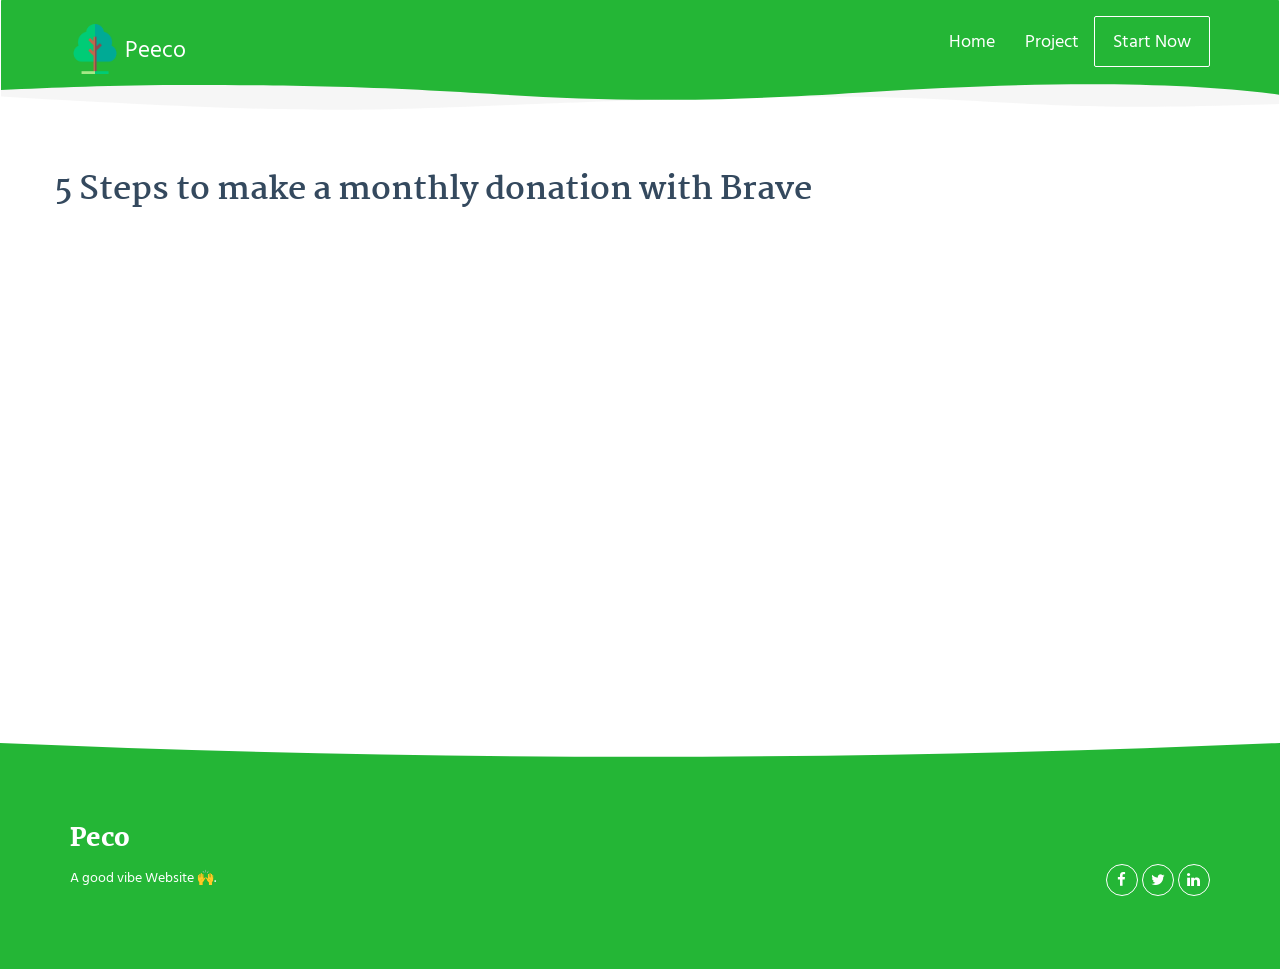
<file: Peeco--master/htu-brave.html>
<!DOCTYPE html>
<html lang="en">

<head>
  <script data-ad-client="ca-pub-2434844237174888" async
    src="https://pagead2.googlesyndication.com/pagead/js/adsbygoogle.js"></script>
  <meta charset="UTF-8">
  <meta content="IE=edge" http-equiv="X-UA-Compatible">
  <meta content="width=device-width,initial-scale=1" name="viewport">
  <meta content="description" name="description">
  <meta name="google" content="notranslate" />
  <meta content="Mashup templates have been developped by Orson.io team" name="author">

  <!-- Disable tap highlight on IE -->
  <meta name="msapplication-tap-highlight" content="no">


  <link rel="apple-touch-icon" sizes="180x180" href="./assets/apple-icon-180x180.png">
  <link href="./assets/favicon.ico" rel="icon">

  <link href="" rel="stylesheet">


  <title>Peeco</title>
  <link rel="shortcut icon" type="image/png" href="./assets/images/garden.png" />

  <link href="./main.550dcf66.css" rel="stylesheet">
</head>

<body>
  <!-- Add your content of header -->
  <header>
    <nav class="navbar navbar-default active">
      <div class="container">
        <div class="navbar-header">
          <button type="button" class="navbar-toggle collapsed" data-toggle="collapse" data-target="#navbar-collapse"
            aria-expanded="false">
            <span class="sr-only">Toggle navigation</span>
            <span class="icon-bar"></span>
            <span class="icon-bar"></span>
            <span class="icon-bar"></span>
          </button>
          <a class="navbar-brand" href="./Home.html" title="">
            <img src="./assets/images/garden.png" class="navbar-logo-img" alt="">
            Peeco
          </a>
        </div>

        <div class="collapse navbar-collapse" id="navbar-collapse">
          <ul class="nav navbar-nav navbar-right">
            <li><a href="./Home.html" title="">Home</a></li>
            <li><a href="./project.html" title="">Project</a></li>
            <li>
              <p>
                <a href="./sample-page.html" class="btn btn-default navbar-btn" title="">Start Now</a>
              </p>
            </li>

          </ul>
        </div>
      </div>
    </nav>
  </header>

  <div class="section-container">
    <div class="container">
      <div class="row">
    
        <div class="template-example">
            <h2 class="template-title-example"> <b>5 Steps to make a monthly donation with Brave</b></h2>             
        </div>
      </div>
    </div>
  </div>
</br>
</br></br></br></br></br></br></br></br></br></br></br></br></br></br></br></br></br>

  <footer class="footer-container white-text-container">
    <div class="container">
      <div class="row">


        <div class="col-xs-12">
          <h3>Peco</h3>

          <div class="row">
            <div class="col-xs-12 col-sm-7">
              <p><small><a href="Credits.html">A good vibe Website &#x1F64C;.</a></small>
              </p>
            </div>
            <div class="col-xs-12 col-sm-5">
              <p class="text-right">
                <a href="https://facebook.com/" class="social-round-icon white-round-icon fa-icon" title="">
                  <i class="fa fa-facebook" aria-hidden="true"></i>
                </a>
                <a href="https://twitter.com/" class="social-round-icon white-round-icon fa-icon" title="">
                  <i class="fa fa-twitter" aria-hidden="true"></i>
                </a>
                <a href="https://www.linkedin.com/" class="social-round-icon white-round-icon fa-icon" title="">
                  <i class="fa fa-linkedin" aria-hidden="true"></i>
                </a>
              </p>
            </div>
          </div>


        </div>
      </div>
    </div>
  </footer>

  <script>
    document.addEventListener("DOMContentLoaded", function (event) {
      navActivePage();
      scrollRevelation('.reveal');
    });
  </script>

  <!-- Google Analytics: change UA-XXXXX-X to be your site's ID 
<script>
  (function (i, s, o, g, r, a, m) {
    i['GoogleAnalyticsObject'] = r; i[r] = i[r] || function () {
      (i[r].q = i[r].q || []).push(arguments)
    }, i[r].l = 1 * new Date(); a = s.createElement(o),
      m = s.getElementsByTagName(o)[0]; a.async = 1; a.src = g; m.parentNode.insertBefore(a, m)
  })(window, document, 'script', '//www.google-analytics.com/analytics.js', 'ga');
  ga('create', 'UA-XXXXX-X', 'auto');
  ga('send', 'pageview');
</script>
-->
  <script type="text/javascript" src="./main.0cf8b554.js"></script>
</body>

</html>
</file>
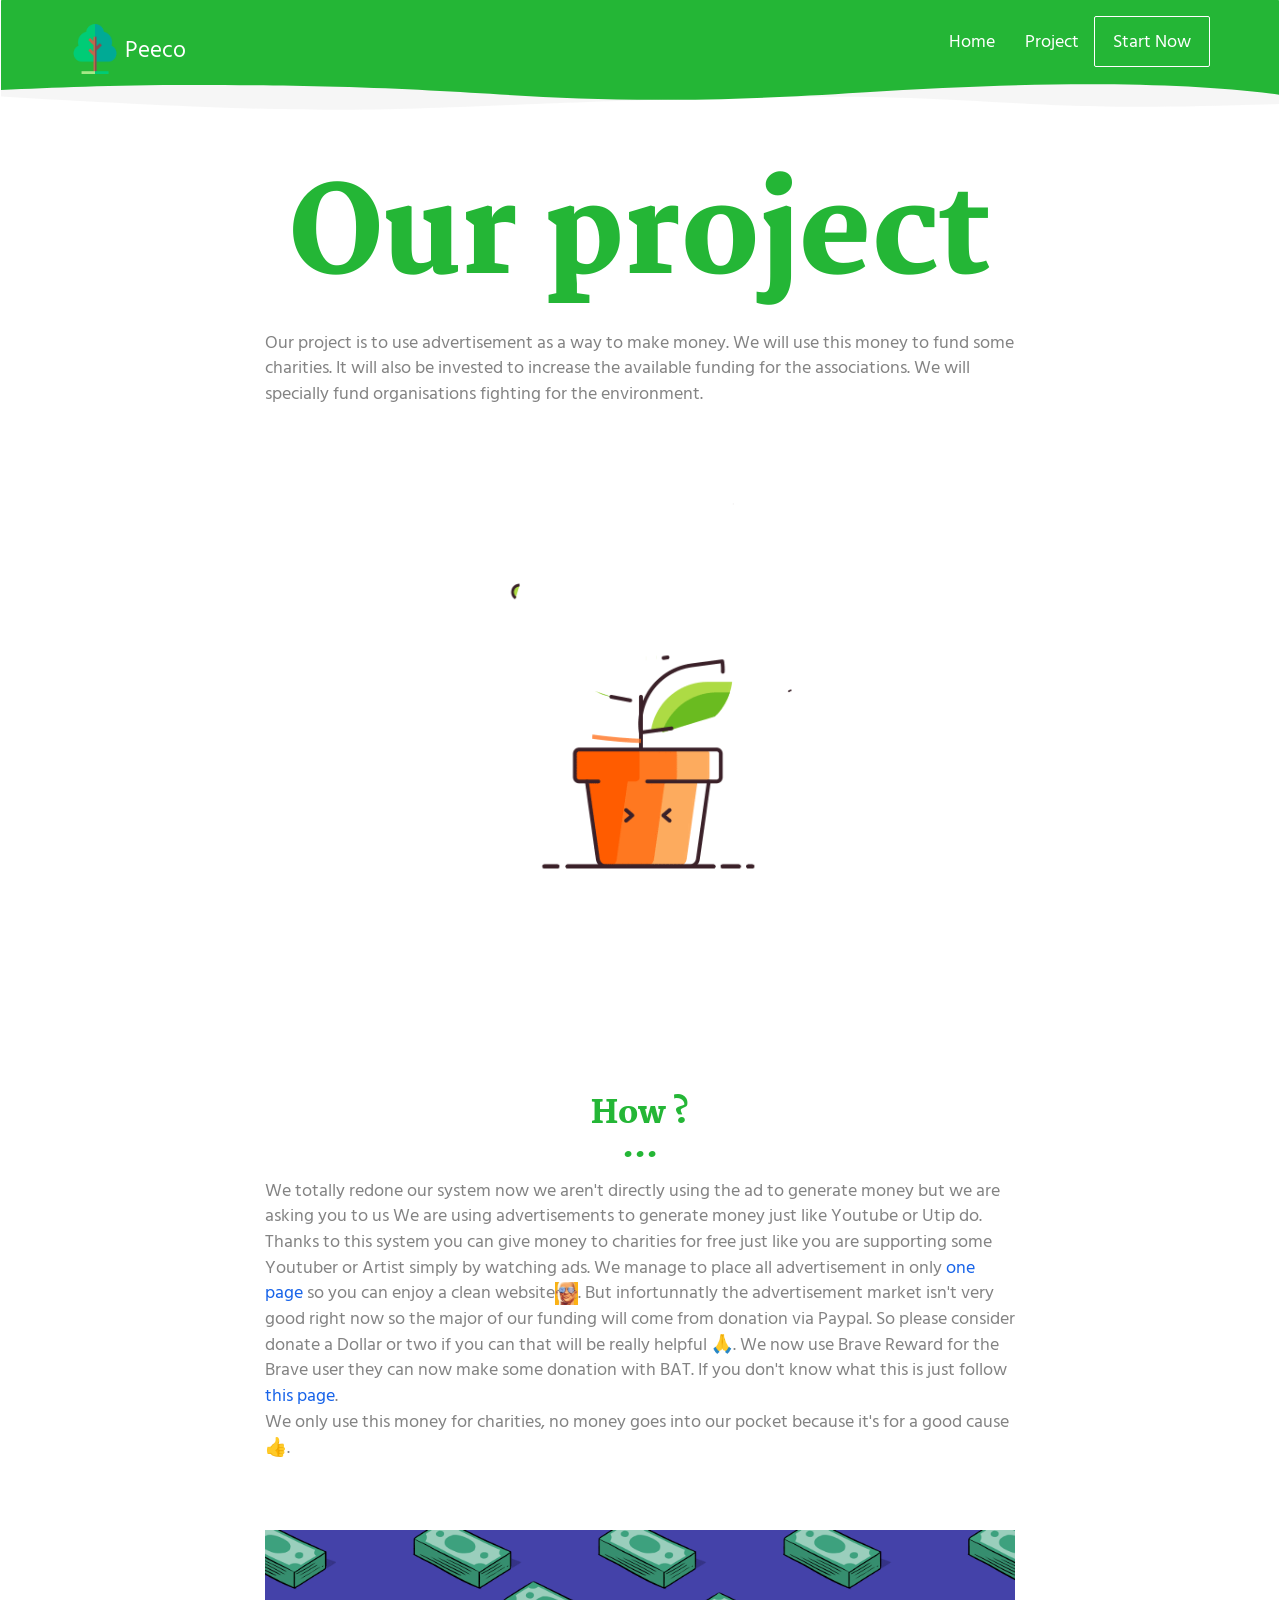
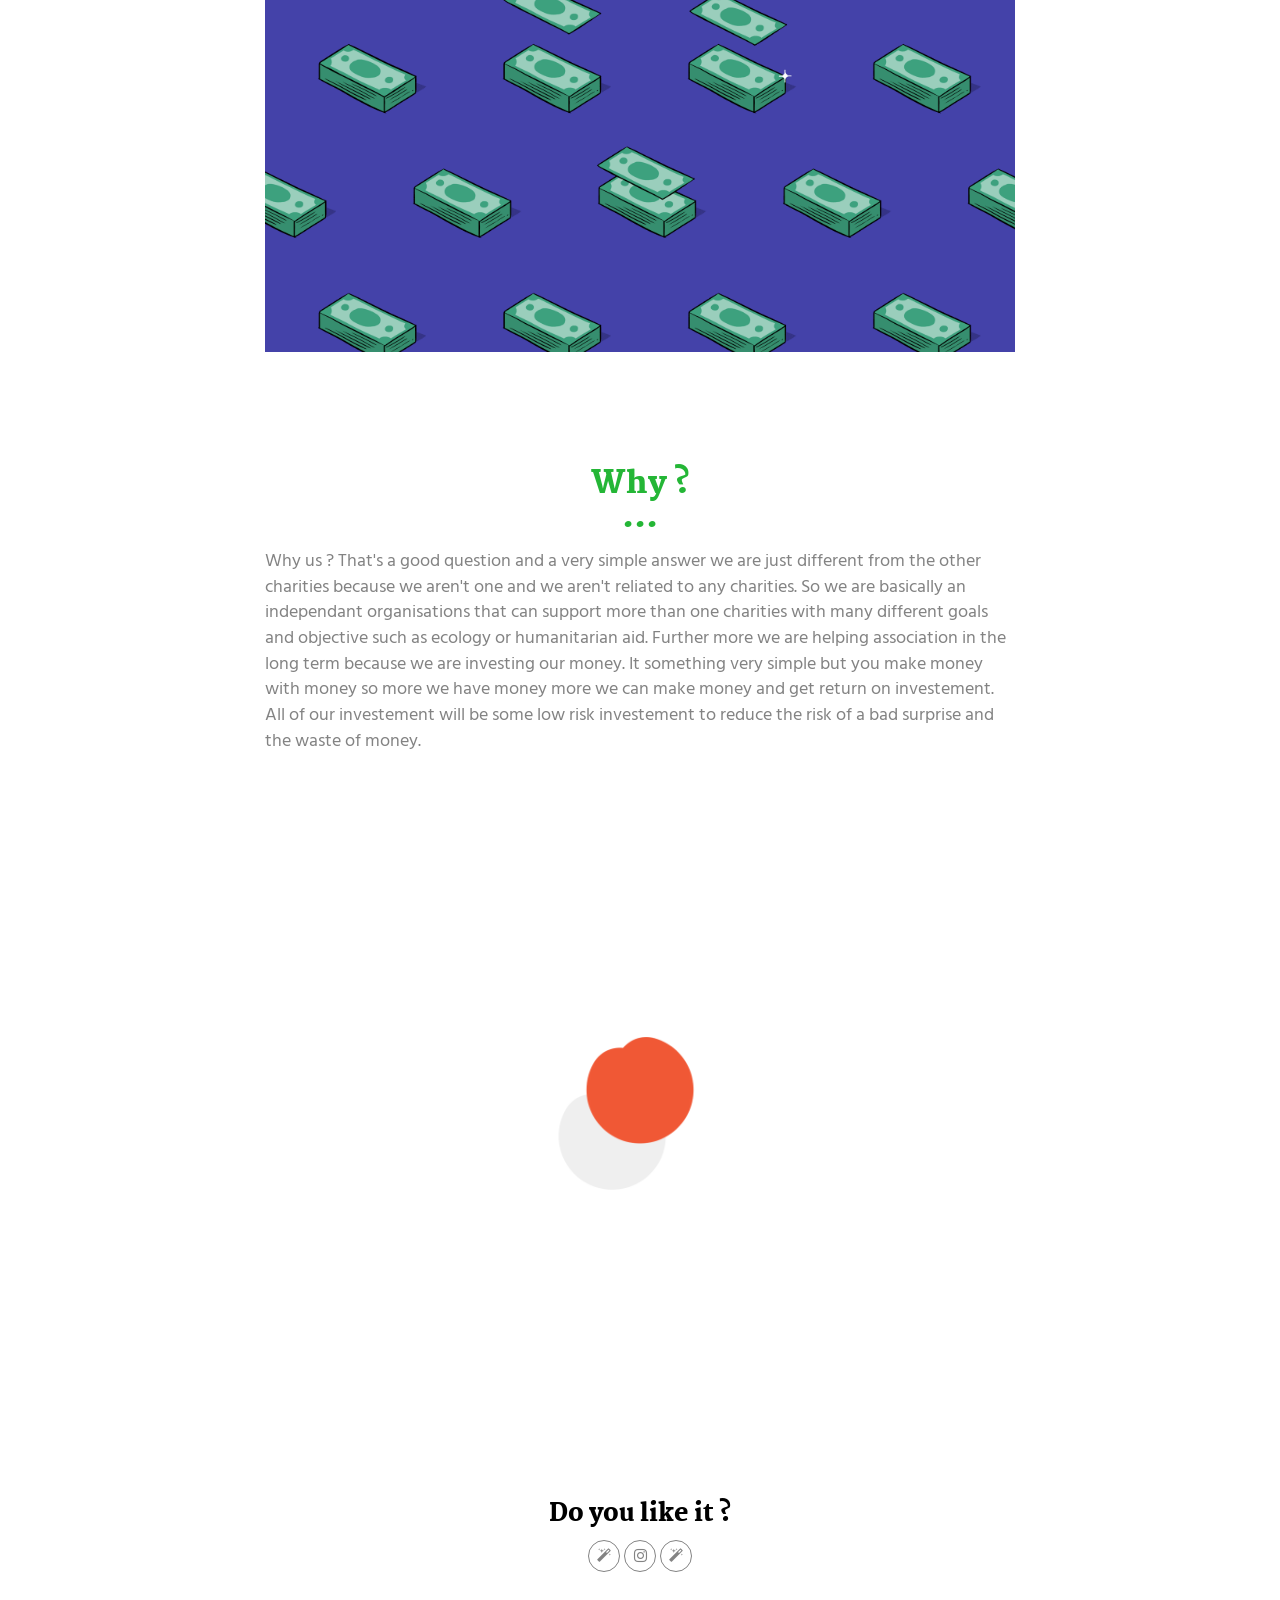
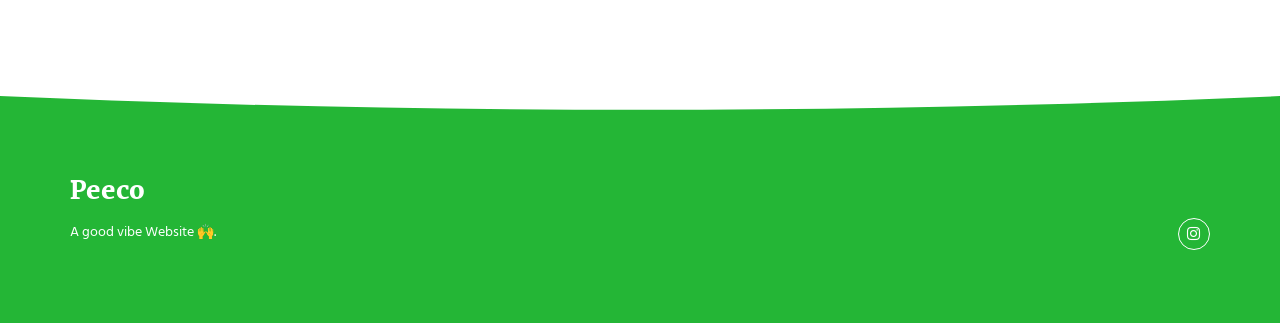
<file: Peeco--master/project.html>
<!DOCTYPE html>
<html lang="en">

<head>
  <!--Verifier que le site est bien dans le Doc sur le disque C et pas le B
    Pour mettre en ligne le site 
    git add .
  
    git commit -m "MESSAGE"
  
    git push -u origin master -->

    
    <!-- Global site tag (gtag.js) - Google Analytics -->
    <script async src="https://www.googletagmanager.com/gtag/js?id=UA-173226686-1"></script>
    <script>
      window.dataLayer = window.dataLayer || [];
      function gtag() { dataLayer.push(arguments); }
      gtag('js', new Date());

      gtag('config', 'UA-173226686-1');
    </script>
  <script data-ad-client="ca-pub-2434844237174888" async
    src="https://pagead2.googlesyndication.com/pagead/js/adsbygoogle.js"></script>
  <meta charset="UTF-8">
  <meta content="IE=edge" http-equiv="X-UA-Compatible">
  <meta content="width=device-width,initial-scale=1" name="viewport">
  <meta name="google" content="notranslate" />
  <meta name="description" content="Hey this is Peeco a cool website to finance charities !" /> 
                          
 <link rel='icon' href='./assets/images/Garden.ico' type='image/x-icon' />  
  <!-- Disable tap highlight on IE -->
  <meta name="msapplication-tap-highlight" content="no">
  
  
  <link rel="apple-touch-icon" sizes="180x180" href="./assets/apple-icon-180x180.png">

  <link href="" rel="stylesheet">


  <title>Peeco</title>
  <link rel="shortcut icon" type="image/png" href="./assets/images/garden.png" />

<link href="./main.550dcf66.css" rel="stylesheet"></head>

<body> <!-- Add your content of header -->
<header>
  <nav class="navbar navbar-default active">
    <div class="container">
      <div class="navbar-header">
        <button type="button" class="navbar-toggle collapsed" data-toggle="collapse" data-target="#navbar-collapse" aria-expanded="false">
          <span class="sr-only">Toggle navigation</span>
          <span class="icon-bar"></span>
          <span class="icon-bar"></span>
          <span class="icon-bar"></span>
        </button>
        <a class="navbar-brand" href="./Home.html" title="">
          <img src="./assets/images/garden.png" class="navbar-logo-img" alt="">
          Peeco
        </a>
      </div>

      <div class="collapse navbar-collapse" id="navbar-collapse">
        <ul class="nav navbar-nav navbar-right">
          <li><a href="./Home.html" title="">Home</a></li>
          <li><a href="./project.html" title="">Project</a></li>
          <li>
            <p>
              <a href="./sample-page.html" class="btn btn-default navbar-btn" title="">Start Now</a>
            </p>
          </li>
        </ul>
      </div> 
    </div>
  </nav>
</header>

<div class="section-container">
    <div class="container">
      <div class="row">
        <div class="col-xs-12 col-md-8 col-md-offset-2">
          <h1 class="text-center">Our project</h1>
          <p>Our project is to use advertisement as a way to make money.
          We will use this money to fund some charities. It will also be invested to increase the available funding for the associations.
          We will specially fund organisations fighting for the environment. 
          <div class="section-container-spacer">
            <img src="./assets/images/Plante grow.gif" alt="Oopsie doopsie" class="img-responsive reveal-content"  data-action="zoom"> 
          </div>
          <!--data-action="zoom"0 -->
          <!--<div class="row">
            <div class="col-xs-6">
              <img src="./assets/images/img-04.jpg" alt="" class="img-responsive reveal-content" data-action="zoom">
            </div>
            <div class="col-xs-6">
              <img src="./assets/images/img-07.jpg" alt="" class="img-responsive reveal-content" data-action="zoom">
            </div>
          </div>-->
       </div>
      </div>
    </div>
  </div>

  <div class="section-container">
    <div class="container">
      <div class="row section-container-spacer">                  
        <div class="col-xs-12 col-md-8 col-md-offset-2">
          <h2 class="text-center">How ?</h2>
          <div class="section-container-spacer">

            We totally redone our system now we aren't directly using the ad to generate money but we are asking you to us
            We are using advertisements to generate money just like Youtube or Utip do. Thanks to this system you can give money to charities for free just like you are supporting some Youtuber or Artist simply by watching ads.
            We manage to place all advertisement in only <a href="sample-page.html">one page</a> so you can enjoy a clean website<img src="./assets/images/Propre.jpg" width="3%" data-action="zoom">.
            But infortunnatly the advertisement market isn't very good right now so the major of our funding will come from donation via Paypal. So please consider donate a Dollar or two if you can that will be really helpful &#128591;.
            We now use Brave Reward for the Brave user they can now make some donation with BAT. If you don't know what this is just follow <a href="htu-brave.html">this page</a>.
          </br>We only use this money for charities, no money goes into our pocket because it's for a good cause &#128077;.
            
            
          </div>  
          <img src="./assets/images/purple_money_rain.gif" alt="" class="img-responsive reveal-content" data-action="zoom">
        </div>  
      </div>
    </div>
  </div>
  <div class="section-container">
    <div class="container">
      <div class="row section-container-spacer">                 
        <div class="col-xs-12 col-md-8 col-md-offset-2">
          <h2 class="text-center">Why ?</h2>
          <div class="section-container-spacer">
            Why us ?            
            That's a good question and a very simple answer we are just different from the other charities because we aren't one and 
            we aren't reliated to any charities. So we are basically an independant organisations that can support more than one charities with many different goals and objective such as ecology or humanitarian aid.
            Further more we are helping association in the long term because we are investing our money. 
            It something very simple but you make money with money so more we have money more we can make money and get return on investement. All of our investement will be some low risk investement to reduce the risk of a bad surprise and the waste of money. 
          </div>  
          <img src="./assets/images/Medal.gif" alt="" class="img-responsive reveal-content" data-action="zoom">
        </div>  
      </div>
    </div>
  </div>


  <div class="section-container">
    <div class="container text-center">
      <div class="row section-container-spacer">
        <div class="col-xs-12 col-md-12">
          
          <h3>Do you like it ?</h3>
          <p>
            <a  class="social-round-icon fa-icon" title="">
              <i class="fa fa-magic" aria-hidden="true"></i>
            </a> 
            <a href="https://instagram.com/project.peeco?igshid=xtxfj0wr4218" class="social-round-icon fa-icon" title="">
              <i class="fa fa-instagram" aria-hidden="true"></i>
            </a>
            <a class="social-round-icon fa-icon" title="">
              <i class="fa fa-magic" aria-hidden="true"></i>
            </a>
          </p>
        </div>  
      </div>
    </div>
  </div>

<footer class="footer-container white-text-container">
  <div class="container">
    <div class="row">

     
      <div class="col-xs-12">
        <h3>Peeco</h3>

        <div class="row">
          <div class="col-xs-12 col-sm-7">
            <p><small><a href="Credits.html">A good vibe Website &#x1F64C;.</a></small>
            </p>
          </div>
          <div class="col-xs-12 col-sm-5">
            <p class="text-right">
             <!-- <a href="" class="social-round-icon white-round-icon fa-icon" title="">
                <i class="fa fa-facebook" aria-hidden="true"></i>
              </a>-->
              <a href="https://instagram.com/project.peeco?igshid=xtxfj0wr4218" class="social-round-icon white-round-icon fa-icon" title="">
                <i class="fa fa-instagram" aria-hidden="true"></i>
              </a>
             <!-- <a href="" class="social-round-icon white-round-icon fa-icon" title="">
                <i class="fa fa-linkedin" aria-hidden="true"></i>-->
              </a>
            </p>
          </div>
        </div>
        
        
      </div>
    </div>
  </div>
</footer>

<script>
  document.addEventListener("DOMContentLoaded", function (event) {
    navActivePage();
    scrollRevelation('.reveal');
  });
</script>

<!-- Google Analytics: change UA-XXXXX-X to be your site's ID 

<script>
  (function (i, s, o, g, r, a, m) {
    i['GoogleAnalyticsObject'] = r; i[r] = i[r] || function () {
      (i[r].q = i[r].q || []).push(arguments)
    }, i[r].l = 1 * new Date(); a = s.createElement(o),
      m = s.getElementsByTagName(o)[0]; a.async = 1; a.src = g; m.parentNode.insertBefore(a, m)
  })(window, document, 'script', '//www.google-analytics.com/analytics.js', 'ga');
  ga('create', 'UA-XXXXX-X', 'auto');
  ga('send', 'pageview');
</script>

--> <script type="text/javascript" src="./main.0cf8b554.js"></script></body>

</html>
</file>
<file: main.550dcf66.css>
@import url(https://fonts.googleapis.com/css?family=Hind+Siliguri:300,600|Martel:400,900);@import url(https://maxcdn.bootstrapcdn.com/font-awesome/4.7.0/css/font-awesome.min.css);/*!
 * Bootstrap v3.3.7 (http://getbootstrap.com)
 * Copyright 2011-2016 Twitter, Inc.
 * Licensed under MIT (https://github.com/twbs/bootstrap/blob/master/LICENSE)
 */
/*! normalize.css v3.0.3 | MIT License | github.com/necolas/normalize.css */html{font-family:sans-serif;-ms-text-size-adjust:100%;-webkit-text-size-adjust:100%}body{margin:0}article,aside,details,figcaption,figure,footer,header,hgroup,main,menu,nav,section,summary{display:block}audio,canvas,progress,video{display:inline-block;vertical-align:baseline}audio:not([controls]){display:none;height:0}[hidden],template{display:none}a{background-color:transparent}a:active,a:hover{outline:0}abbr[title]{border-bottom:1px dotted}b,strong{font-weight:700}dfn{font-style:italic}h1{font-size:2em;margin:.67em 0}mark{background:#ff0;color:#000;text-decoration: none;}small{font-size:80%}sub,sup{font-size:75%;line-height:0;position:relative;vertical-align:baseline}sup{top:-.5em}sub{bottom:-.25em}img{border:0}svg:not(:root){overflow:hidden}figure{margin:1em 40px}hr{box-sizing:content-box;height:0}pre{overflow:auto}code,kbd,pre,samp{font-family:monospace,monospace;font-size:1em}button,input,optgroup,select,textarea{color:inherit;font:inherit;margin:0}button{overflow:visible}button,select{text-transform:none}button,html input[type=button],input[type=reset],input[type=submit]{-webkit-appearance:button;cursor:pointer}button[disabled],html input[disabled]{cursor:default}button::-moz-focus-inner,input::-moz-focus-inner{border:0;padding:0}input{line-height:normal}input[type=checkbox],input[type=radio]{box-sizing:border-box;padding:0}input[type=number]::-webkit-inner-spin-button,input[type=number]::-webkit-outer-spin-button{height:auto}input[type=search]{-webkit-appearance:textfield;box-sizing:content-box}input[type=search]::-webkit-search-cancel-button,input[type=search]::-webkit-search-decoration{-webkit-appearance:none}fieldset{border:1px solid silver;margin:0 2px;padding:.35em .625em .75em}textarea{overflow:auto}optgroup{font-weight:700}table{border-collapse:collapse;border-spacing:0}td,th{padding:0}

/*
  https://developer.mozilla.org/en/docs/Web/CSS/box-shadow
  box-shadow: [inset?] [top] [left] [blur] [size] [color];

  Tips:
    - We're setting all the blurs to 0 since we want a solid fill.
    - Add the inset keyword so the box-shadow is on the inside of the element
    - Animating the inset shadow on hover looks like the element is filling in from whatever side you specify ([top] and [left] accept negative values to become [bottom] and [right])
    - Multiple shadows can be stacked
    - If you're animating multiple shadows, be sure to keep the same number of shadows so the animation is smooth. Otherwise, you'll get something choppy.
*/
/*
// Animate the size, inside
.fill:hover,
.fill:focus {
  box-shadow: inset 0 0 0 2em var(--hover);
}

// Animate the size, outside
.pulse:hover, 
.pulse:focus {
  animation: pulse 1s;
  box-shadow: 0 0 0 2em rgba(#fff,0);
}

@keyframes pulse {
  0% { box-shadow: 0 0 0 0 var(--hover); }
}

// Stack multiple shadows, one from the left, the other from the right
.close:hover,
.close:focus {
  box-shadow: 
    inset -3.5em 0 0 0 var(--hover),
    inset 3.5em 0 0 0 var(--hover);  
}

// Size can also be negative; see how it's smaller than the element
.raise:hover,
.raise:focus {
  box-shadow: 0 0.5em 0.5em -0.4em var(--hover);
  transform: translateY(-0.25em);
}

// Animating from the bottom
.up:hover,
.up:focus {
  box-shadow: inset 0 -3.25em 0 0 var(--hover);
}

// And from the left
.slide:hover,
.slide:focus {
  box-shadow: inset 6.5em 0 0 0 var(--hover);
}

// Multiple shadows, one on the outside, another on the inside
.offset {  
  box-shadow: 
    0.3em 0.3em 0 0 var(--color),
    inset 0.3em 0.3em 0 0 var(--color);
  
  &:hover,
  &:focus {
    box-shadow: 
      0 0 0 0 var(--hover),
      inset 6em 3.5em 0 0 var(--hover);
  }
}

//=== Set button colors
// If you wonder why use Sass vars or CSS custom properties...
  // Make a map with the class names and matching colors
$colors: (
  fill: #a972cb,
  pulse: #ef6eae, 
  close: #ff7f82, 
  raise: #ffa260, 
  up: #e4cb58, 
  slide: #8fc866, 
  offset: #19bc8b
);

// Sass variables compile to a static string; CSS variables are dynamic and inherited
  // Loop through the map and set CSS custom properties using Sass variables
@each $button, $color in $colors {
  .#{$button} {
    --color: #{$color};
    --hover: #{adjust-hue($color, 45deg)};
  }
}

// Now every button will have different colors as set above. We get to use the same structure, only changing the custom properties.
button {  
  color: var(--color);
  transition: 0.25s;
  
  &:hover,
  &:focus { 
    border-color: var(--hover);
    color: #fff;
  }
}

//=== Pen styling, ignore
body {
  color: #fff;
  background: hsl(227, 10%, 10%);
  font: 300 1em 'Fira Sans', sans-serif;
  
  // Center everything ever
  justify-content: center;
  align-content: center;
  align-items: center;
  text-align: center;
  min-height: 100vh;
  display: flex;
}

// Basic button styles
button {
  background: none;
  border: 2px solid;
  font: inherit;
  line-height: 1;
  margin: 0.5em;
  padding: 1em 2em;
}

h1 { font-weight: 400; }

code { 
  color: #e4cb58;
  font: inherit;
}
*/
.template-example .template-title-example {
  font-weight: 400;
  color: #34495e;
}

.pointer {
  cursor: pointer;
  text-decoration: none;
  font-size: 0,5%;
  }


.Donation{
  display: block;
 position:relative;
  left: 80%;
  
  height: 10%;
  width: 10%;
}
.MEMEDISPLAY{
 display: block;
 position: relative;
 left:38% ;
 width:50%;
 height:50% ;

}
#meme{
  display:block;
  width:100%;
  height: 100%;
}
.foo {
  display: block; //block
  padding: 2em 0;
  width: 50%;
  margin-bottom:auto;
}

.post {
  display: block; //block
  padding: 2em 0;
  width: 50%;
  margin-bottom:auto;
}

.post a.title {
  display: block;
  font-size: 1em;
  font-weight: bold;
  text-decoration: none;
  color: inherit;
 
}

div.post a.comments, div.post a.author {
  display: inline-block; //inline-block
  text-decoration: none;
  color: inherit;
  margin-right: 0.4em;
}

div.post a:hover {
  text-decoration: underline;
}

div.post + div.post {
  border-top: solid 1px rgb(200, 200, 200);
}

.RedCross{
  padding-top:25px ;

}
/*Switch*/
/* The switch - the box around the slider */
.switch {
  position: relative;
  display: inline-block;
  width: 60px;
  height: 34px;
}

/* Hide default HTML checkbox */
.switch input {
  opacity: 0;
  width: 0;
  height: 0;
}

/* The slider */
.slider {
  position: absolute;
  cursor: pointer;
  top: 0;
  left: 0;
  right: 0;
  bottom: 0;
  background-color: #ccc;
  -webkit-transition: .4s;
  transition: .4s;
}

.slider:before {
  position: absolute;
  content: "";
  height: 26px;
  width: 26px;
  left: 4px;
  bottom: 4px;
  background-color: white;
  -webkit-transition: .4s;
  transition: .4s;
}

input:checked + .slider {
  background-color: #24B636;
}

input:focus + .slider {
  box-shadow: 0 0 1px #24B636;
}

input:checked + .slider:before {
  -webkit-transform: translateX(26px);
  -ms-transform: translateX(26px);
  transform: translateX(26px);
}

/* Rounded sliders */
.slider.round {
  border-radius: 34px;
}

.slider.round:before {
  border-radius: 50%;
}
/*Fin switch*/


@media print{*,:after,:before{background:transparent!important;color:#000!important;box-shadow:none!important;text-shadow:none!important}a,a:visited{text-decoration:underline}a[href]:after{content:" (" attr(href) ")"}abbr[title]:after{content:" (" attr(title) ")"}a[href^="#"]:after,a[href^="javascript:"]:after{content:""}blockquote,pre{border:1px solid #999;page-break-inside:avoid}thead{display:table-header-group}img,tr{page-break-inside:avoid}img{max-width:100%!important}h2,h3,p{orphans:3;widows:3}h2,h3{page-break-after:avoid}.navbar{display:none}.btn>.caret,.dropup>.btn>.caret{border-top-color:#000!important}.label{border:1px solid #000}.table{border-collapse:collapse!important}.table td,.table th{background-color:#fff!important}.table-bordered td,.table-bordered th{border:1px solid #ddd!important}}*,:after,:before{-webkit-box-sizing:border-box;-moz-box-sizing:border-box;box-sizing:border-box}html{font-size:10px;-webkit-tap-highlight-color:transparent}body{font-family:Hind Siliguri,Helvetica,Arial,sans-serif;font-size:18px;line-height:1.42857;color:#838383;background-color:#fff}button,input,select,textarea{font-family:inherit;font-size:inherit;line-height:inherit}a{color:#1763e9;text-decoration:none}a:focus,a:hover{color:#1045a4;text-decoration:underline}a:focus{outline:5px auto -webkit-focus-ring-color;outline-offset:-2px}figure{margin:0}img{vertical-align:middle}.img-responsive{display:block;max-width:100%;height:auto} .img-rounded{border-radius:4px}.img-thumbnail{padding:4px;line-height:1.42857;background-color:#fff;border:1px solid #ddd;border-radius:2px;-webkit-transition:all .2s ease-in-out;-o-transition:all .2s ease-in-out;transition:all .2s ease-in-out;display:inline-block;max-width:100%;height:auto}.img-circle{border-radius:50%}hr{margin-top:25px;margin-bottom:25px;border:0;border-top:1px solid #eee}.sr-only{position:absolute;width:1px;height:1px;margin:-1px;padding:0;overflow:hidden;clip:rect(0,0,0,0);border:0}.sr-only-focusable:active,.sr-only-focusable:focus{position:static;width:auto;height:auto;margin:0;overflow:visible;clip:auto}[role=button]{cursor:pointer}.h1,.h2,.h3,.h4,.h5,.h6,h1,h2,h3,h4,h5,h6{font-family:Martel,Times New Roman,Times,serif;font-weight:900;line-height:1.1;color:#24B636}.h1 .small,.h1 small,.h2 .small,.h2 small,.h3 .small,.h3 small,.h4 .small,.h4 small,.h5 .small,.h5 small,.h6 .small,.h6 small,h1 .small,h1 small,h2 .small,h2 small,h3 .small,h3 small,h4 .small,h4 small,h5 .small,h5 small,h6 .small,h6 small{font-weight:400;line-height:1;color:#777}.h1,.h2,.h3,h1,h2,h3{margin-top:25px;margin-bottom:12.5px}.h1 .small,.h1 small,.h2 .small,.h2 small,.h3 .small,.h3 small,h1 .small,h1 small,h2 .small,h2 small,h3 .small,h3 small{font-size:65%}.h4,.h5,.h6,h4,h5,h6{margin-top:12.5px;margin-bottom:12.5px}.h4 .small,.h4 small,.h5 .small,.h5 small,.h6 .small,.h6 small,h4 .small,h4 small,h5 .small,h5 small,h6 .small,h6 small{font-size:75%}.h1,h1{font-size:120px}.h2,h2{font-size:31px}.h3,h3{font-size:24px}.h4,.h5,h4,h5{font-size:18px}.h6,h6{font-size:16px}p{margin:0 0 12.5px}.lead{margin-bottom:25px;font-size:20px;font-weight:300;line-height:1.4}@media (min-width:768px){.lead{font-size:27px}}.small,small{font-size:77%}.mark,mark{background-color:#fcf8e3;padding:.2em}.text-left{text-align:left}.text-right{text-align:right}.text-center{text-align:center}.text-justify{text-align:justify}.text-nowrap{white-space:nowrap}.text-lowercase{text-transform:lowercase}.initialism,.text-uppercase{text-transform:uppercase}.text-capitalize{text-transform:capitalize}.text-muted{color:#777}.text-primary{color:#1763e9}a.text-primary:focus,a.text-primary:hover{color:#124fbb}.text-success{color:#fff}a.text-success:focus,a.text-success:hover{color:#e6e6e6}.text-info{color:#31708f}a.text-info:focus,a.text-info:hover{color:#245269}.text-warning{color:#8a6d3b}a.text-warning:focus,a.text-warning:hover{color:#66512c}.text-danger{color:#fff}a.text-danger:focus,a.text-danger:hover{color:#e6e6e6}.bg-primary{color:#fff;background-color:#1763e9}a.bg-primary:focus,a.bg-primary:hover{background-color:#124fbb}.bg-success{background-color:#08005f}a.bg-success:focus,a.bg-success:hover{background-color:#04002c}.bg-info{background-color:#d9edf7}a.bg-info:focus,a.bg-info:hover{background-color:#afd9ee}.bg-warning{background-color:#fcf8e3}a.bg-warning:focus,a.bg-warning:hover{background-color:#f7ecb5}.bg-danger{background-color:#ca044b}a.bg-danger:focus,a.bg-danger:hover{background-color:#980338}.page-header{padding-bottom:11.5px;margin:50px 0 25px;border-bottom:1px solid #eee}ol,ul{margin-top:0;margin-bottom:12.5px}ol ol,ol ul,ul ol,ul ul{margin-bottom:0}.list-inline,.list-unstyled{padding-left:0;list-style:none}.list-inline{margin-left:-5px}.list-inline>li{display:inline-block;padding-left:5px;padding-right:5px}dl{margin-top:0;margin-bottom:25px}dd,dt{line-height:1.42857}dt{font-weight:700}dd{margin-left:0}.dl-horizontal dd:after,.dl-horizontal dd:before{content:" ";display:table}.dl-horizontal dd:after{clear:both}@media (min-width:768px){.dl-horizontal dt{float:left;width:160px;clear:left;text-align:right;overflow:hidden;text-overflow:ellipsis;white-space:nowrap}.dl-horizontal dd{margin-left:180px}}abbr[data-original-title],abbr[title]{cursor:help;border-bottom:1px dotted #777}.initialism{font-size:90%}blockquote{padding:12.5px 25px;margin:0 0 25px;font-size:22.5px;border-left:5px solid #eee}blockquote ol:last-child,blockquote p:last-child,blockquote ul:last-child{margin-bottom:0}blockquote .small,blockquote footer,blockquote small{display:block;font-size:80%;line-height:1.42857;color:#777}blockquote .small:before,blockquote footer:before,blockquote small:before{content:"\2014   \A0"}.blockquote-reverse,blockquote.pull-right{padding-right:15px;padding-left:0;border-right:5px solid #eee;border-left:0;text-align:right}.blockquote-reverse .small:before,.blockquote-reverse footer:before,.blockquote-reverse small:before,blockquote.pull-right .small:before,blockquote.pull-right footer:before,blockquote.pull-right small:before{content:""}.blockquote-reverse .small:after,.blockquote-reverse footer:after,.blockquote-reverse small:after,blockquote.pull-right .small:after,blockquote.pull-right footer:after,blockquote.pull-right small:after{content:"\A0   \2014"}address{margin-bottom:25px;font-style:normal;line-height:1.42857}code,kbd,pre,samp{font-family:Menlo,Monaco,Consolas,Courier New,monospace}code{color:#c7254e;background-color:#f9f2f4}code,kbd{padding:2px 4px;font-size:90%;border-radius:2px}kbd{color:#fff;background-color:#333;box-shadow:inset 0 -1px 0 rgba(0,0,0,.25)}kbd kbd{padding:0;font-size:100%;font-weight:700;box-shadow:none}pre{display:block;padding:12px;margin:0 0 12.5px;font-size:17px;line-height:1.42857;word-break:break-all;word-wrap:break-word;color:#333;background-color:#f5f5f5;border:1px solid #ccc;border-radius:2px}pre code{padding:0;font-size:inherit;color:inherit;white-space:pre-wrap;background-color:transparent;border-radius:0}.pre-scrollable{max-height:340px;overflow-y:scroll}.container{margin-right:auto;margin-left:auto;padding-left:15px;padding-right:15px}.container:after,.container:before{content:" ";display:table}.container:after{clear:both}@media (min-width:768px){.container{width:750px}}@media (min-width:992px){.container{width:970px}}@media (min-width:1200px){.container{width:1170px}}.container-fluid{margin-right:auto;margin-left:auto;padding-left:15px;padding-right:15px}.container-fluid:after,.container-fluid:before{content:" ";display:table}.container-fluid:after{clear:both}.row{margin-left:-15px;margin-right:-15px}.row:after,.row:before{content:" ";display:table}.row:after{clear:both}.col-lg-1,.col-lg-2,.col-lg-3,.col-lg-4,.col-lg-5,.col-lg-6,.col-lg-7,.col-lg-8,.col-lg-9,.col-lg-10,.col-lg-11,.col-lg-12,.col-md-1,.col-md-2,.col-md-3,.col-md-4,.col-md-5,.col-md-6,.col-md-7,.col-md-8,.col-md-9,.col-md-10,.col-md-11,.col-md-12,.col-sm-1,.col-sm-2,.col-sm-3,.col-sm-4,.col-sm-5,.col-sm-6,.col-sm-7,.col-sm-8,.col-sm-9,.col-sm-10,.col-sm-11,.col-sm-12,.col-xs-1,.col-xs-2,.col-xs-3,.col-xs-4,.col-xs-5,.col-xs-6,.col-xs-7,.col-xs-8,.col-xs-9,.col-xs-10,.col-xs-11,.col-xs-12{position:relative;min-height:1px;padding-left:15px;padding-right:15px}.col-xs-1,.col-xs-2,.col-xs-3,.col-xs-4,.col-xs-5,.col-xs-6,.col-xs-7,.col-xs-8,.col-xs-9,.col-xs-10,.col-xs-11,.col-xs-12{float:left}.col-xs-1{width:8.33333%}.col-xs-2{width:16.66667%}.col-xs-3{width:25%}.col-xs-4{width:33.33333%}.col-xs-5{width:41.66667%}.col-xs-6{width:50%}.col-xs-7{width:58.33333%}.col-xs-8{width:66.66667%}.col-xs-9{width:75%}.col-xs-10{width:83.33333%}.col-xs-11{width:91.66667%}.col-xs-12{width:100%}.col-xs-pull-0{right:auto}.col-xs-pull-1{right:8.33333%}.col-xs-pull-2{right:16.66667%}.col-xs-pull-3{right:25%}.col-xs-pull-4{right:33.33333%}.col-xs-pull-5{right:41.66667%}.col-xs-pull-6{right:50%}.col-xs-pull-7{right:58.33333%}.col-xs-pull-8{right:66.66667%}.col-xs-pull-9{right:75%}.col-xs-pull-10{right:83.33333%}.col-xs-pull-11{right:91.66667%}.col-xs-pull-12{right:100%}.col-xs-push-0{left:auto}.col-xs-push-1{left:8.33333%}.col-xs-push-2{left:16.66667%}.col-xs-push-3{left:25%}.col-xs-push-4{left:33.33333%}.col-xs-push-5{left:41.66667%}.col-xs-push-6{left:50%}.col-xs-push-7{left:58.33333%}.col-xs-push-8{left:66.66667%}.col-xs-push-9{left:75%}.col-xs-push-10{left:83.33333%}.col-xs-push-11{left:91.66667%}.col-xs-push-12{left:100%}.col-xs-offset-0{margin-left:0}.col-xs-offset-1{margin-left:8.33333%}.col-xs-offset-2{margin-left:16.66667%}.col-xs-offset-3{margin-left:25%}.col-xs-offset-4{margin-left:33.33333%}.col-xs-offset-5{margin-left:41.66667%}.col-xs-offset-6{margin-left:50%}.col-xs-offset-7{margin-left:58.33333%}.col-xs-offset-8{margin-left:66.66667%}.col-xs-offset-9{margin-left:75%}.col-xs-offset-10{margin-left:83.33333%}.col-xs-offset-11{margin-left:91.66667%}.col-xs-offset-12{margin-left:100%}@media (min-width:768px){.col-sm-1,.col-sm-2,.col-sm-3,.col-sm-4,.col-sm-5,.col-sm-6,.col-sm-7,.col-sm-8,.col-sm-9,.col-sm-10,.col-sm-11,.col-sm-12{float:left}.col-sm-1{width:8.33333%}.col-sm-2{width:16.66667%}.col-sm-3{width:25%}.col-sm-4{width:33.33333%}.col-sm-5{width:41.66667%}.col-sm-6{width:50%}.col-sm-7{width:58.33333%}.col-sm-8{width:66.66667%}.col-sm-9{width:75%}.col-sm-10{width:83.33333%}.col-sm-11{width:91.66667%}.col-sm-12{width:100%}.col-sm-pull-0{right:auto}.col-sm-pull-1{right:8.33333%}.col-sm-pull-2{right:16.66667%}.col-sm-pull-3{right:25%}.col-sm-pull-4{right:33.33333%}.col-sm-pull-5{right:41.66667%}.col-sm-pull-6{right:50%}.col-sm-pull-7{right:58.33333%}.col-sm-pull-8{right:66.66667%}.col-sm-pull-9{right:75%}.col-sm-pull-10{right:83.33333%}.col-sm-pull-11{right:91.66667%}.col-sm-pull-12{right:100%}.col-sm-push-0{left:auto}.col-sm-push-1{left:8.33333%}.col-sm-push-2{left:16.66667%}.col-sm-push-3{left:25%}.col-sm-push-4{left:33.33333%}.col-sm-push-5{left:41.66667%}.col-sm-push-6{left:50%}.col-sm-push-7{left:58.33333%}.col-sm-push-8{left:66.66667%}.col-sm-push-9{left:75%}.col-sm-push-10{left:83.33333%}.col-sm-push-11{left:91.66667%}.col-sm-push-12{left:100%}.col-sm-offset-0{margin-left:0}.col-sm-offset-1{margin-left:8.33333%}.col-sm-offset-2{margin-left:16.66667%}.col-sm-offset-3{margin-left:25%}.col-sm-offset-4{margin-left:33.33333%}.col-sm-offset-5{margin-left:41.66667%}.col-sm-offset-6{margin-left:50%}.col-sm-offset-7{margin-left:58.33333%}.col-sm-offset-8{margin-left:66.66667%}.col-sm-offset-9{margin-left:75%}.col-sm-offset-10{margin-left:83.33333%}.col-sm-offset-11{margin-left:91.66667%}.col-sm-offset-12{margin-left:100%}}@media (min-width:992px){.col-md-1,.col-md-2,.col-md-3,.col-md-4,.col-md-5,.col-md-6,.col-md-7,.col-md-8,.col-md-9,.col-md-10,.col-md-11,.col-md-12{float:left}.col-md-1{width:8.33333%}.col-md-2{width:16.66667%}.col-md-3{width:25%}.col-md-4{width:33.33333%}.col-md-5{width:41.66667%}.col-md-6{width:50%}.col-md-7{width:58.33333%}.col-md-8{width:66.66667%}.col-md-9{width:75%}.col-md-10{width:83.33333%}.col-md-11{width:91.66667%}.col-md-12{width:100%}.col-md-pull-0{right:auto}.col-md-pull-1{right:8.33333%}.col-md-pull-2{right:16.66667%}.col-md-pull-3{right:25%}.col-md-pull-4{right:33.33333%}.col-md-pull-5{right:41.66667%}.col-md-pull-6{right:50%}.col-md-pull-7{right:58.33333%}.col-md-pull-8{right:66.66667%}.col-md-pull-9{right:75%}.col-md-pull-10{right:83.33333%}.col-md-pull-11{right:91.66667%}.col-md-pull-12{right:100%}.col-md-push-0{left:auto}.col-md-push-1{left:8.33333%}.col-md-push-2{left:16.66667%}.col-md-push-3{left:25%}.col-md-push-4{left:33.33333%}.col-md-push-5{left:41.66667%}.col-md-push-6{left:50%}.col-md-push-7{left:58.33333%}.col-md-push-8{left:66.66667%}.col-md-push-9{left:75%}.col-md-push-10{left:83.33333%}.col-md-push-11{left:91.66667%}.col-md-push-12{left:100%}.col-md-offset-0{margin-left:0}.col-md-offset-1{margin-left:8.33333%}.col-md-offset-2{margin-left:16.66667%}.col-md-offset-3{margin-left:25%}.col-md-offset-4{margin-left:33.33333%}.col-md-offset-5{margin-left:41.66667%}.col-md-offset-6{margin-left:50%}.col-md-offset-7{margin-left:58.33333%}.col-md-offset-8{margin-left:66.66667%}.col-md-offset-9{margin-left:75%}.col-md-offset-10{margin-left:83.33333%}.col-md-offset-11{margin-left:91.66667%}.col-md-offset-12{margin-left:100%}}@media (min-width:1200px){.col-lg-1,.col-lg-2,.col-lg-3,.col-lg-4,.col-lg-5,.col-lg-6,.col-lg-7,.col-lg-8,.col-lg-9,.col-lg-10,.col-lg-11,.col-lg-12{float:left}.col-lg-1{width:8.33333%}.col-lg-2{width:16.66667%}.col-lg-3{width:25%}.col-lg-4{width:33.33333%}.col-lg-5{width:41.66667%}.col-lg-6{width:50%}.col-lg-7{width:58.33333%}.col-lg-8{width:66.66667%}.col-lg-9{width:75%}.col-lg-10{width:83.33333%}.col-lg-11{width:91.66667%}.col-lg-12{width:100%}.col-lg-pull-0{right:auto}.col-lg-pull-1{right:8.33333%}.col-lg-pull-2{right:16.66667%}.col-lg-pull-3{right:25%}.col-lg-pull-4{right:33.33333%}.col-lg-pull-5{right:41.66667%}.col-lg-pull-6{right:50%}.col-lg-pull-7{right:58.33333%}.col-lg-pull-8{right:66.66667%}.col-lg-pull-9{right:75%}.col-lg-pull-10{right:83.33333%}.col-lg-pull-11{right:91.66667%}.col-lg-pull-12{right:100%}.col-lg-push-0{left:auto}.col-lg-push-1{left:8.33333%}.col-lg-push-2{left:16.66667%}.col-lg-push-3{left:25%}.col-lg-push-4{left:33.33333%}.col-lg-push-5{left:41.66667%}.col-lg-push-6{left:50%}.col-lg-push-7{left:58.33333%}.col-lg-push-8{left:66.66667%}.col-lg-push-9{left:75%}.col-lg-push-10{left:83.33333%}.col-lg-push-11{left:91.66667%}.col-lg-push-12{left:100%}.col-lg-offset-0{margin-left:0}.col-lg-offset-1{margin-left:8.33333%}.col-lg-offset-2{margin-left:16.66667%}.col-lg-offset-3{margin-left:25%}.col-lg-offset-4{margin-left:33.33333%}.col-lg-offset-5{margin-left:41.66667%}.col-lg-offset-6{margin-left:50%}.col-lg-offset-7{margin-left:58.33333%}.col-lg-offset-8{margin-left:66.66667%}.col-lg-offset-9{margin-left:75%}.col-lg-offset-10{margin-left:83.33333%}.col-lg-offset-11{margin-left:91.66667%}.col-lg-offset-12{margin-left:100%}}table{background-color:transparent}caption{padding-top:8px;padding-bottom:8px;color:#777}caption,th{text-align:left}.table{width:100%;max-width:100%;margin-bottom:25px}.table>tbody>tr>td,.table>tbody>tr>th,.table>tfoot>tr>td,.table>tfoot>tr>th,.table>thead>tr>td,.table>thead>tr>th{padding:8px;line-height:1.42857;vertical-align:top;border-top:1px solid #ddd}.table>thead>tr>th{vertical-align:bottom;border-bottom:2px solid #ddd}.table>caption+thead>tr:first-child>td,.table>caption+thead>tr:first-child>th,.table>colgroup+thead>tr:first-child>td,.table>colgroup+thead>tr:first-child>th,.table>thead:first-child>tr:first-child>td,.table>thead:first-child>tr:first-child>th{border-top:0}.table>tbody+tbody{border-top:2px solid #ddd}.table .table{background-color:#fff}.table-condensed>tbody>tr>td,.table-condensed>tbody>tr>th,.table-condensed>tfoot>tr>td,.table-condensed>tfoot>tr>th,.table-condensed>thead>tr>td,.table-condensed>thead>tr>th{padding:5px}.table-bordered,.table-bordered>tbody>tr>td,.table-bordered>tbody>tr>th,.table-bordered>tfoot>tr>td,.table-bordered>tfoot>tr>th,.table-bordered>thead>tr>td,.table-bordered>thead>tr>th{border:1px solid #ddd}.table-bordered>thead>tr>td,.table-bordered>thead>tr>th{border-bottom-width:2px}.table-striped>tbody>tr:nth-of-type(odd){background-color:#f9f9f9}.table-hover>tbody>tr:hover{background-color:#f5f5f5}table col[class*=col-]{position:static;float:none;display:table-column}table td[class*=col-],table th[class*=col-]{position:static;float:none;display:table-cell}.table>tbody>tr.active>td,.table>tbody>tr.active>th,.table>tbody>tr>td.active,.table>tbody>tr>th.active,.table>tfoot>tr.active>td,.table>tfoot>tr.active>th,.table>tfoot>tr>td.active,.table>tfoot>tr>th.active,.table>thead>tr.active>td,.table>thead>tr.active>th,.table>thead>tr>td.active,.table>thead>tr>th.active{background-color:#f5f5f5}.table-hover>tbody>tr.active:hover>td,.table-hover>tbody>tr.active:hover>th,.table-hover>tbody>tr:hover>.active,.table-hover>tbody>tr>td.active:hover,.table-hover>tbody>tr>th.active:hover{background-color:#e8e8e8}.table>tbody>tr.success>td,.table>tbody>tr.success>th,.table>tbody>tr>td.success,.table>tbody>tr>th.success,.table>tfoot>tr.success>td,.table>tfoot>tr.success>th,.table>tfoot>tr>td.success,.table>tfoot>tr>th.success,.table>thead>tr.success>td,.table>thead>tr.success>th,.table>thead>tr>td.success,.table>thead>tr>th.success{background-color:#08005f}.table-hover>tbody>tr.success:hover>td,.table-hover>tbody>tr.success:hover>th,.table-hover>tbody>tr:hover>.success,.table-hover>tbody>tr>td.success:hover,.table-hover>tbody>tr>th.success:hover{background-color:#060046}.table>tbody>tr.info>td,.table>tbody>tr.info>th,.table>tbody>tr>td.info,.table>tbody>tr>th.info,.table>tfoot>tr.info>td,.table>tfoot>tr.info>th,.table>tfoot>tr>td.info,.table>tfoot>tr>th.info,.table>thead>tr.info>td,.table>thead>tr.info>th,.table>thead>tr>td.info,.table>thead>tr>th.info{background-color:#d9edf7}.table-hover>tbody>tr.info:hover>td,.table-hover>tbody>tr.info:hover>th,.table-hover>tbody>tr:hover>.info,.table-hover>tbody>tr>td.info:hover,.table-hover>tbody>tr>th.info:hover{background-color:#c4e3f3}.table>tbody>tr.warning>td,.table>tbody>tr.warning>th,.table>tbody>tr>td.warning,.table>tbody>tr>th.warning,.table>tfoot>tr.warning>td,.table>tfoot>tr.warning>th,.table>tfoot>tr>td.warning,.table>tfoot>tr>th.warning,.table>thead>tr.warning>td,.table>thead>tr.warning>th,.table>thead>tr>td.warning,.table>thead>tr>th.warning{background-color:#fcf8e3}.table-hover>tbody>tr.warning:hover>td,.table-hover>tbody>tr.warning:hover>th,.table-hover>tbody>tr:hover>.warning,.table-hover>tbody>tr>td.warning:hover,.table-hover>tbody>tr>th.warning:hover{background-color:#faf2cc}.table>tbody>tr.danger>td,.table>tbody>tr.danger>th,.table>tbody>tr>td.danger,.table>tbody>tr>th.danger,.table>tfoot>tr.danger>td,.table>tfoot>tr.danger>th,.table>tfoot>tr>td.danger,.table>tfoot>tr>th.danger,.table>thead>tr.danger>td,.table>thead>tr.danger>th,.table>thead>tr>td.danger,.table>thead>tr>th.danger{background-color:#ca044b}.table-hover>tbody>tr.danger:hover>td,.table-hover>tbody>tr.danger:hover>th,.table-hover>tbody>tr:hover>.danger,.table-hover>tbody>tr>td.danger:hover,.table-hover>tbody>tr>th.danger:hover{background-color:#b10442}.table-responsive{overflow-x:auto;min-height:.01%}@media screen and (max-width:767px){.table-responsive{width:100%;margin-bottom:18.75px;overflow-y:hidden;-ms-overflow-style:-ms-autohiding-scrollbar;border:1px solid #ddd}.table-responsive>.table{margin-bottom:0}.table-responsive>.table>tbody>tr>td,.table-responsive>.table>tbody>tr>th,.table-responsive>.table>tfoot>tr>td,.table-responsive>.table>tfoot>tr>th,.table-responsive>.table>thead>tr>td,.table-responsive>.table>thead>tr>th{white-space:nowrap}.table-responsive>.table-bordered{border:0}.table-responsive>.table-bordered>tbody>tr>td:first-child,.table-responsive>.table-bordered>tbody>tr>th:first-child,.table-responsive>.table-bordered>tfoot>tr>td:first-child,.table-responsive>.table-bordered>tfoot>tr>th:first-child,.table-responsive>.table-bordered>thead>tr>td:first-child,.table-responsive>.table-bordered>thead>tr>th:first-child{border-left:0}.table-responsive>.table-bordered>tbody>tr>td:last-child,.table-responsive>.table-bordered>tbody>tr>th:last-child,.table-responsive>.table-bordered>tfoot>tr>td:last-child,.table-responsive>.table-bordered>tfoot>tr>th:last-child,.table-responsive>.table-bordered>thead>tr>td:last-child,.table-responsive>.table-bordered>thead>tr>th:last-child{border-right:0}.table-responsive>.table-bordered>tbody>tr:last-child>td,.table-responsive>.table-bordered>tbody>tr:last-child>th,.table-responsive>.table-bordered>tfoot>tr:last-child>td,.table-responsive>.table-bordered>tfoot>tr:last-child>th{border-bottom:0}}fieldset{margin:0;min-width:0}fieldset,legend{padding:0;border:0}legend{display:block;width:100%;margin-bottom:25px;font-size:27px;line-height:inherit;color:#333;border-bottom:1px solid #e5e5e5}label{display:inline-block;max-width:100%;margin-bottom:5px;font-weight:700}input[type=search]{-webkit-box-sizing:border-box;-moz-box-sizing:border-box;box-sizing:border-box}input[type=checkbox],input[type=radio]{margin:4px 0 0;margin-top:1px\9;line-height:normal}input[type=file]{display:block}input[type=range]{display:block;width:100%}select[multiple],select[size]{height:auto}input[type=checkbox]:focus,input[type=file]:focus,input[type=radio]:focus{outline:5px auto -webkit-focus-ring-color;outline-offset:-2px}output{padding-top:13px}.form-control,output{display:block;font-size:18px;line-height:1.42857;color:#555}.form-control{width:100%;height:51px;padding:12px 18px;background-color:#fff;background-image:none;border:1px solid #ddd;border-radius:2px;-webkit-box-shadow:inset 0 1px 1px rgba(0,0,0,.075);box-shadow:inset 0 1px 1px rgba(0,0,0,.075);-webkit-transition:border-color .15s ease-in-out,box-shadow .15s ease-in-out;-o-transition:border-color ease-in-out .15s,box-shadow ease-in-out .15s;transition:border-color .15s ease-in-out,box-shadow .15s ease-in-out}.form-control:focus{border-color:#66afe9;-webkit-box-shadow:inset 0 1px 1px rgba(0,0,0,.075),0 0 8px rgba(102,175,233,.6);box-shadow:inset 0 1px 1px rgba(0,0,0,.075),0 0 8px rgba(102,175,233,.6)}.form-control::-moz-placeholder{color:#999;opacity:1}.form-control:-ms-input-placeholder{color:#999}.form-control::-webkit-input-placeholder{color:#999}.form-control::-ms-expand{border:0;background-color:transparent}.form-control[disabled],.form-control[readonly],fieldset[disabled] .form-control{background-color:#eee;opacity:1}.form-control[disabled],fieldset[disabled] .form-control{cursor:not-allowed}textarea.form-control{height:auto}input[type=search]{-webkit-appearance:none}@media screen and (-webkit-min-device-pixel-ratio:0){input[type=date].form-control,input[type=datetime-local].form-control,input[type=month].form-control,input[type=time].form-control{line-height:51px}.input-group-sm>.input-group-btn>input[type=date].btn,.input-group-sm>.input-group-btn>input[type=datetime-local].btn,.input-group-sm>.input-group-btn>input[type=month].btn,.input-group-sm>.input-group-btn>input[type=time].btn,.input-group-sm>input[type=date].form-control,.input-group-sm>input[type=date].input-group-addon,.input-group-sm>input[type=datetime-local].form-control,.input-group-sm>input[type=datetime-local].input-group-addon,.input-group-sm>input[type=month].form-control,.input-group-sm>input[type=month].input-group-addon,.input-group-sm>input[type=time].form-control,.input-group-sm>input[type=time].input-group-addon,.input-group-sm input[type=date],.input-group-sm input[type=datetime-local],.input-group-sm input[type=month],.input-group-sm input[type=time],input[type=date].input-sm,input[type=datetime-local].input-sm,input[type=month].input-sm,input[type=time].input-sm{line-height:37px}.input-group-lg>.input-group-btn>input[type=date].btn,.input-group-lg>.input-group-btn>input[type=datetime-local].btn,.input-group-lg>.input-group-btn>input[type=month].btn,.input-group-lg>.input-group-btn>input[type=time].btn,.input-group-lg>input[type=date].form-control,.input-group-lg>input[type=date].input-group-addon,.input-group-lg>input[type=datetime-local].form-control,.input-group-lg>input[type=datetime-local].input-group-addon,.input-group-lg>input[type=month].form-control,.input-group-lg>input[type=month].input-group-addon,.input-group-lg>input[type=time].form-control,.input-group-lg>input[type=time].input-group-addon,.input-group-lg input[type=date],.input-group-lg input[type=datetime-local],.input-group-lg input[type=month],.input-group-lg input[type=time],input[type=date].input-lg,input[type=datetime-local].input-lg,input[type=month].input-lg,input[type=time].input-lg{line-height:61px}}.form-group{margin-bottom:15px}.checkbox,.radio{position:relative;display:block;margin-top:10px;margin-bottom:10px}.checkbox label,.radio label{min-height:25px;padding-left:20px;margin-bottom:0;font-weight:400;cursor:pointer}.checkbox-inline input[type=checkbox],.checkbox input[type=checkbox],.radio-inline input[type=radio],.radio input[type=radio]{position:absolute;margin-left:-20px;margin-top:4px\9}.checkbox+.checkbox,.radio+.radio{margin-top:-5px}.checkbox-inline,.radio-inline{position:relative;display:inline-block;padding-left:20px;margin-bottom:0;vertical-align:middle;font-weight:400;cursor:pointer}.checkbox-inline+.checkbox-inline,.radio-inline+.radio-inline{margin-top:0;margin-left:10px}.checkbox-inline.disabled,.checkbox.disabled label,.radio-inline.disabled,.radio.disabled label,fieldset[disabled] .checkbox-inline,fieldset[disabled] .checkbox label,fieldset[disabled] .radio-inline,fieldset[disabled] .radio label,fieldset[disabled] input[type=checkbox],fieldset[disabled] input[type=radio],input[type=checkbox].disabled,input[type=checkbox][disabled],input[type=radio].disabled,input[type=radio][disabled]{cursor:not-allowed}.form-control-static{padding-top:13px;padding-bottom:13px;margin-bottom:0;min-height:43px}.form-control-static.input-lg,.form-control-static.input-sm,.input-group-lg>.form-control-static.form-control,.input-group-lg>.form-control-static.input-group-addon,.input-group-lg>.input-group-btn>.form-control-static.btn,.input-group-sm>.form-control-static.form-control,.input-group-sm>.form-control-static.input-group-addon,.input-group-sm>.input-group-btn>.form-control-static.btn{padding-left:0;padding-right:0}.input-group-sm>.form-control,.input-group-sm>.input-group-addon,.input-group-sm>.input-group-btn>.btn,.input-sm{height:37px;padding:7px 10px;font-size:14px;line-height:1.5;border-radius:2px}.input-group-sm>.input-group-btn>select.btn,.input-group-sm>select.form-control,.input-group-sm>select.input-group-addon,select.input-sm{height:37px;line-height:37px}.input-group-sm>.input-group-btn>select[multiple].btn,.input-group-sm>.input-group-btn>textarea.btn,.input-group-sm>select[multiple].form-control,.input-group-sm>select[multiple].input-group-addon,.input-group-sm>textarea.form-control,.input-group-sm>textarea.input-group-addon,select[multiple].input-sm,textarea.input-sm{height:auto}.form-group-sm .form-control{height:37px;padding:7px 10px;font-size:14px;line-height:1.5;border-radius:2px}.form-group-sm select.form-control{height:37px;line-height:37px}.form-group-sm select[multiple].form-control,.form-group-sm textarea.form-control{height:auto}.form-group-sm .form-control-static{height:37px;min-height:39px;padding:8px 10px;font-size:14px;line-height:1.5}.input-group-lg>.form-control,.input-group-lg>.input-group-addon,.input-group-lg>.input-group-btn>.btn,.input-lg{height:61px;padding:14px 22px;font-size:23px;line-height:1.33333;border-radius:4px}.input-group-lg>.input-group-btn>select.btn,.input-group-lg>select.form-control,.input-group-lg>select.input-group-addon,select.input-lg{height:61px;line-height:61px}.input-group-lg>.input-group-btn>select[multiple].btn,.input-group-lg>.input-group-btn>textarea.btn,.input-group-lg>select[multiple].form-control,.input-group-lg>select[multiple].input-group-addon,.input-group-lg>textarea.form-control,.input-group-lg>textarea.input-group-addon,select[multiple].input-lg,textarea.input-lg{height:auto}.form-group-lg .form-control{height:61px;padding:14px 22px;font-size:23px;line-height:1.33333;border-radius:4px}.form-group-lg select.form-control{height:61px;line-height:61px}.form-group-lg select[multiple].form-control,.form-group-lg textarea.form-control{height:auto}.form-group-lg .form-control-static{height:61px;min-height:48px;padding:15px 22px;font-size:23px;line-height:1.33333}.has-feedback{position:relative}.has-feedback .form-control{padding-right:63.75px}.form-control-feedback{position:absolute;top:0;right:0;z-index:2;display:block;width:51px;height:51px;line-height:51px;text-align:center;pointer-events:none}.form-group-lg .form-control+.form-control-feedback,.input-group-lg+.form-control-feedback,.input-group-lg>.form-control+.form-control-feedback,.input-group-lg>.input-group-addon+.form-control-feedback,.input-group-lg>.input-group-btn>.btn+.form-control-feedback,.input-lg+.form-control-feedback{width:61px;height:61px;line-height:61px}.form-group-sm .form-control+.form-control-feedback,.input-group-sm+.form-control-feedback,.input-group-sm>.form-control+.form-control-feedback,.input-group-sm>.input-group-addon+.form-control-feedback,.input-group-sm>.input-group-btn>.btn+.form-control-feedback,.input-sm+.form-control-feedback{width:37px;height:37px;line-height:37px}.has-success .checkbox,.has-success .checkbox-inline,.has-success.checkbox-inline label,.has-success.checkbox label,.has-success .control-label,.has-success .help-block,.has-success .radio,.has-success .radio-inline,.has-success.radio-inline label,.has-success.radio label{color:#fff}.has-success .form-control{border-color:#fff;-webkit-box-shadow:inset 0 1px 1px rgba(0,0,0,.075);box-shadow:inset 0 1px 1px rgba(0,0,0,.075)}.has-success .form-control:focus{border-color:#e6e6e6;-webkit-box-shadow:inset 0 1px 1px rgba(0,0,0,.075),0 0 6px #fff;box-shadow:inset 0 1px 1px rgba(0,0,0,.075),0 0 6px #fff}.has-success .input-group-addon{color:#fff;border-color:#fff;background-color:#08005f}.has-success .form-control-feedback{color:#fff}.has-warning .checkbox,.has-warning .checkbox-inline,.has-warning.checkbox-inline label,.has-warning.checkbox label,.has-warning .control-label,.has-warning .help-block,.has-warning .radio,.has-warning .radio-inline,.has-warning.radio-inline label,.has-warning.radio label{color:#8a6d3b}.has-warning .form-control{border-color:#8a6d3b;-webkit-box-shadow:inset 0 1px 1px rgba(0,0,0,.075);box-shadow:inset 0 1px 1px rgba(0,0,0,.075)}.has-warning .form-control:focus{border-color:#66512c;-webkit-box-shadow:inset 0 1px 1px rgba(0,0,0,.075),0 0 6px #c0a16b;box-shadow:inset 0 1px 1px rgba(0,0,0,.075),0 0 6px #c0a16b}.has-warning .input-group-addon{color:#8a6d3b;border-color:#8a6d3b;background-color:#fcf8e3}.has-warning .form-control-feedback{color:#8a6d3b}.has-error .checkbox,.has-error .checkbox-inline,.has-error.checkbox-inline label,.has-error.checkbox label,.has-error .control-label,.has-error .help-block,.has-error .radio,.has-error .radio-inline,.has-error.radio-inline label,.has-error.radio label{color:#fff}.has-error .form-control{border-color:#fff;-webkit-box-shadow:inset 0 1px 1px rgba(0,0,0,.075);box-shadow:inset 0 1px 1px rgba(0,0,0,.075)}.has-error .form-control:focus{border-color:#e6e6e6;-webkit-box-shadow:inset 0 1px 1px rgba(0,0,0,.075),0 0 6px #fff;box-shadow:inset 0 1px 1px rgba(0,0,0,.075),0 0 6px #fff}.has-error .input-group-addon{color:#fff;border-color:#fff;background-color:#ca044b}.has-error .form-control-feedback{color:#fff}.has-feedback label~.form-control-feedback{top:30px}.has-feedback label.sr-only~.form-control-feedback{top:0}.help-block{display:block;margin-top:5px;margin-bottom:10px;color:#c3c3c3}@media (min-width:768px){.form-inline .form-group{display:inline-block;margin-bottom:0;vertical-align:middle}.form-inline .form-control{display:inline-block;width:auto;vertical-align:middle}.form-inline .form-control-static{display:inline-block}.form-inline .input-group{display:inline-table;vertical-align:middle}.form-inline .input-group .form-control,.form-inline .input-group .input-group-addon,.form-inline .input-group .input-group-btn{width:auto}.form-inline .input-group>.form-control{width:100%}.form-inline .control-label{margin-bottom:0;vertical-align:middle}.form-inline .checkbox,.form-inline .radio{display:inline-block;margin-top:0;margin-bottom:0;vertical-align:middle}.form-inline .checkbox label,.form-inline .radio label{padding-left:0}.form-inline .checkbox input[type=checkbox],.form-inline .radio input[type=radio]{position:relative;margin-left:0}.form-inline .has-feedback .form-control-feedback{top:0}}.form-horizontal .checkbox,.form-horizontal .checkbox-inline,.form-horizontal .radio,.form-horizontal .radio-inline{margin-top:0;margin-bottom:0;padding-top:13px}.form-horizontal .checkbox,.form-horizontal .radio{min-height:38px}.form-horizontal .form-group{margin-left:-15px;margin-right:-15px}.form-horizontal .form-group:after,.form-horizontal .form-group:before{content:" ";display:table}.form-horizontal .form-group:after{clear:both}@media (min-width:768px){.form-horizontal .control-label{text-align:right;margin-bottom:0;padding-top:13px}}.form-horizontal .has-feedback .form-control-feedback{right:15px}@media (min-width:768px){.form-horizontal .form-group-lg .control-label{padding-top:15px;font-size:23px}}@media (min-width:768px){.form-horizontal .form-group-sm .control-label{padding-top:8px;font-size:14px}}.btn{display:inline-block;margin-bottom:0;font-weight:400;text-align:center;vertical-align:middle;touch-action:manipulation;cursor:pointer;background-image:none;border:1px solid transparent;white-space:nowrap;padding:12px 18px;font-size:18px;line-height:1.42857;border-radius:2px;-webkit-user-select:none;-moz-user-select:none;-ms-user-select:none;user-select:none}.btn.active.focus,.btn.active:focus,.btn.focus,.btn:active.focus,.btn:active:focus,.btn:focus{outline:5px auto -webkit-focus-ring-color;outline-offset:-2px}.btn.focus,.btn:focus,.btn:hover{color:#fff;text-decoration:none}.btn.active,.btn:active{outline:0;background-image:none;-webkit-box-shadow:inset 0 3px 5px rgba(0,0,0,.125);box-shadow:inset 0 3px 5px rgba(0,0,0,.125)}.btn.disabled,.btn[disabled],fieldset[disabled] .btn{cursor:not-allowed;opacity:.65;filter:alpha(opacity=65);-webkit-box-shadow:none;box-shadow:none}a.btn.disabled,fieldset[disabled] a.btn{pointer-events:none}.btn-default{color:#fff;background-color:transparent;border-color:#fff}.btn-default.focus,.btn-default:focus{color:#fff;background-color:transparent;border-color:#bfbfbf}.btn-default.active,.btn-default:active,.btn-default:hover,.open>.btn-default.dropdown-toggle{color:#fff;background-color:transparent;border-color:#e0e0e0}.btn-default.active.focus,.btn-default.active:focus,.btn-default.active:hover,.btn-default:active.focus,.btn-default:active:focus,.btn-default:active:hover,.open>.btn-default.dropdown-toggle.focus,.open>.btn-default.dropdown-toggle:focus,.open>.btn-default.dropdown-toggle:hover{color:#fff;background-color:transparent;border-color:#bfbfbf}.btn-default.active,.btn-default:active,.open>.btn-default.dropdown-toggle{background-image:none}.btn-default.disabled.focus,.btn-default.disabled:focus,.btn-default.disabled:hover,.btn-default[disabled].focus,.btn-default[disabled]:focus,.btn-default[disabled]:hover,fieldset[disabled] .btn-default.focus,fieldset[disabled] .btn-default:focus,fieldset[disabled] .btn-default:hover{background-color:transparent;border-color:#fff}.btn-default .badge{color:transparent;background-color:#fff}.btn-primary{color:#444444;background-color:transparent;border-color:#444444}.btn-primary.focus,.btn-primary:focus{color:#1763e9;background-color:transparent;border-color:#0b3275}.btn-primary.active,.btn-primary:active,.btn-primary:hover,.open>.btn-primary.dropdown-toggle{color:#1763e9;background-color:transparent;border-color:#114bb2}.btn-primary.active.focus,.btn-primary.active:focus,.btn-primary.active:hover,.btn-primary:active.focus,.btn-primary:active:focus,.btn-primary:active:hover,.open>.btn-primary.dropdown-toggle.focus,.open>.btn-primary.dropdown-toggle:focus,.open>.btn-primary.dropdown-toggle:hover{color:#307C39;background-color:transparent;border-color:#0b3275}.btn-primary.active,.btn-primary:active,.open>.btn-primary.dropdown-toggle{background-image:none}.btn-primary.disabled.focus,.btn-primary.disabled:focus,.btn-primary.disabled:hover,.btn-primary[disabled].focus,.btn-primary[disabled]:focus,.btn-primary[disabled]:hover,fieldset[disabled] .btn-primary.focus,fieldset[disabled] .btn-primary:focus,fieldset[disabled] .btn-primary:hover{background-color:#307C39;border-color:#307C39}.btn-primary .badge{color:transparent;background-color:#307C39}.btn-success{color:#5cb85c;background-color:transparent;border-color:#5cb85c}.btn-success.focus,.btn-success:focus{color:#5cb85c;background-color:transparent;border-color:#2d672d}.btn-success.active,.btn-success:active,.btn-success:hover,.open>.btn-success.dropdown-toggle{color:#5cb85c;background-color:transparent;border-color:#419641}.btn-success.active.focus,.btn-success.active:focus,.btn-success.active:hover,.btn-success:active.focus,.btn-success:active:focus,.btn-success:active:hover,.open>.btn-success.dropdown-toggle.focus,.open>.btn-success.dropdown-toggle:focus,.open>.btn-success.dropdown-toggle:hover{color:#5cb85c;background-color:transparent;border-color:#2d672d}.btn-success.active,.btn-success:active,.open>.btn-success.dropdown-toggle{background-image:none}.btn-success.disabled.focus,.btn-success.disabled:focus,.btn-success.disabled:hover,.btn-success[disabled].focus,.btn-success[disabled]:focus,.btn-success[disabled]:hover,fieldset[disabled] .btn-success.focus,fieldset[disabled] .btn-success:focus,fieldset[disabled] .btn-success:hover{background-color:transparent;border-color:#5cb85c}.btn-success .badge{color:transparent;background-color:#5cb85c}.btn-info{border-color:#08005f}.btn-info,.btn-info.focus,.btn-info:focus{color:#08005f;background-color:transparent}.btn-info.focus,.btn-info:focus{border-color:#000}.btn-info.active,.btn-info:active,.btn-info:hover,.open>.btn-info.dropdown-toggle{color:#08005f;background-color:transparent;border-color:#030022}.btn-info.active.focus,.btn-info.active:focus,.btn-info.active:hover,.btn-info:active.focus,.btn-info:active:focus,.btn-info:active:hover,.open>.btn-info.dropdown-toggle.focus,.open>.btn-info.dropdown-toggle:focus,.open>.btn-info.dropdown-toggle:hover{color:#08005f;background-color:transparent;border-color:#000}.btn-info.active,.btn-info:active,.open>.btn-info.dropdown-toggle{background-image:none}.btn-info.disabled.focus,.btn-info.disabled:focus,.btn-info.disabled:hover,.btn-info[disabled].focus,.btn-info[disabled]:focus,.btn-info[disabled]:hover,fieldset[disabled] .btn-info.focus,fieldset[disabled] .btn-info:focus,fieldset[disabled] .btn-info:hover{background-color:transparent;border-color:#08005f}.btn-info .badge{color:transparent;background-color:#08005f}.btn-warning{color:#f0ad4e;background-color:transparent;border-color:#f0ad4e}.btn-warning.focus,.btn-warning:focus{color:#f0ad4e;background-color:transparent;border-color:#b06d0f}.btn-warning.active,.btn-warning:active,.btn-warning:hover,.open>.btn-warning.dropdown-toggle{color:#f0ad4e;background-color:transparent;border-color:#eb9316}.btn-warning.active.focus,.btn-warning.active:focus,.btn-warning.active:hover,.btn-warning:active.focus,.btn-warning:active:focus,.btn-warning:active:hover,.open>.btn-warning.dropdown-toggle.focus,.open>.btn-warning.dropdown-toggle:focus,.open>.btn-warning.dropdown-toggle:hover{color:#f0ad4e;background-color:transparent;border-color:#b06d0f}.btn-warning.active,.btn-warning:active,.open>.btn-warning.dropdown-toggle{background-image:none}.btn-warning.disabled.focus,.btn-warning.disabled:focus,.btn-warning.disabled:hover,.btn-warning[disabled].focus,.btn-warning[disabled]:focus,.btn-warning[disabled]:hover,fieldset[disabled] .btn-warning.focus,fieldset[disabled] .btn-warning:focus,fieldset[disabled] .btn-warning:hover{background-color:transparent;border-color:#f0ad4e}.btn-warning .badge{color:transparent;background-color:#f0ad4e}.btn-danger{color:#d9534f;background-color:transparent;border-color:#d9534f}.btn-danger.focus,.btn-danger:focus{color:#d9534f;background-color:transparent;border-color:#8b211e}.btn-danger.active,.btn-danger:active,.btn-danger:hover,.open>.btn-danger.dropdown-toggle{color:#d9534f;background-color:transparent;border-color:#c12e2a}.btn-danger.active.focus,.btn-danger.active:focus,.btn-danger.active:hover,.btn-danger:active.focus,.btn-danger:active:focus,.btn-danger:active:hover,.open>.btn-danger.dropdown-toggle.focus,.open>.btn-danger.dropdown-toggle:focus,.open>.btn-danger.dropdown-toggle:hover{color:#d9534f;background-color:transparent;border-color:#8b211e}.btn-danger.active,.btn-danger:active,.open>.btn-danger.dropdown-toggle{background-image:none}.btn-danger.disabled.focus,.btn-danger.disabled:focus,.btn-danger.disabled:hover,.btn-danger[disabled].focus,.btn-danger[disabled]:focus,.btn-danger[disabled]:hover,fieldset[disabled] .btn-danger.focus,fieldset[disabled] .btn-danger:focus,fieldset[disabled] .btn-danger:hover{background-color:transparent;border-color:#d9534f}.btn-danger .badge{color:transparent;background-color:#d9534f}.btn-link{color:#24B636;font-weight:400;border-radius:0}.btn-link,.btn-link.active,.btn-link:active,.btn-link[disabled],fieldset[disabled] .btn-link{background-color:transparent;-webkit-box-shadow:none;box-shadow:none}.btn-link,.btn-link:active,.btn-link:focus,.btn-link:hover{border-color:transparent}.btn-link:focus,.btn-link:hover{color:#1045a4;text-decoration:underline;background-color:transparent}.btn-link[disabled]:focus,.btn-link[disabled]:hover,fieldset[disabled] .btn-link:focus,fieldset[disabled] .btn-link:hover{color:#777;text-decoration:none}.btn-group-lg>.btn,.btn-lg{padding:14px 22px;font-size:23px;line-height:1.33333;border-radius:4px}.btn-group-sm>.btn,.btn-sm{padding:7px 10px;font-size:14px;line-height:1.5;border-radius:2px}.btn-group-xs>.btn,.btn-xs{padding:1px 5px;font-size:14px;line-height:1.5;border-radius:2px}.btn-block{display:block;width:100%}.btn-block+.btn-block{margin-top:5px}input[type=button].btn-block,input[type=reset].btn-block,input[type=submit].btn-block{width:100%}.fade{opacity:0;-webkit-transition:opacity .15s linear;-o-transition:opacity .15s linear;transition:opacity .15s linear}.fade.in{opacity:1}.collapse{display:none}.collapse.in{display:block}tr.collapse.in{display:table-row}tbody.collapse.in{display:table-row-group}.collapsing{position:relative;height:0;overflow:hidden;-webkit-transition-property:height,visibility;transition-property:height,visibility;-webkit-transition-duration:.35s;transition-duration:.35s;-webkit-transition-timing-function:ease;transition-timing-function:ease}.caret{display:inline-block;width:0;height:0;margin-left:2px;vertical-align:middle;border-top:4px dashed;border-top:4px solid\9;border-right:4px solid transparent;border-left:4px solid transparent}.dropdown,.dropup{position:relative}.dropdown-toggle:focus{outline:0}.dropdown-menu{position:absolute;top:100%;left:0;z-index:1000;display:none;float:left;min-width:160px;padding:5px 0;margin:2px 0 0;list-style:none;font-size:18px;text-align:left;background-color:#fff;border:1px solid #ccc;border:1px solid rgba(0,0,0,.15);border-radius:2px;-webkit-box-shadow:0 6px 12px rgba(0,0,0,.175);box-shadow:0 6px 12px rgba(0,0,0,.175);background-clip:padding-box}.dropdown-menu.pull-right{right:0;left:auto}.dropdown-menu .divider{height:1px;margin:11.5px 0;overflow:hidden;background-color:#e5e5e5}.dropdown-menu>li>a{display:block;padding:3px 20px;clear:both;font-weight:400;line-height:1.42857;color:#333;white-space:nowrap}.dropdown-menu>li>a:focus,.dropdown-menu>li>a:hover{text-decoration:none;color:#262626;background-color:#f5f5f5}.dropdown-menu>.active>a,.dropdown-menu>.active>a:focus,.dropdown-menu>.active>a:hover{color:#fff;text-decoration:none;outline:0;background-color:#24B636}.dropdown-menu>.disabled>a,.dropdown-menu>.disabled>a:focus,.dropdown-menu>.disabled>a:hover{color:#777}.dropdown-menu>.disabled>a:focus,.dropdown-menu>.disabled>a:hover{text-decoration:none;background-color:transparent;background-image:none;filter:progid:DXImageTransform.Microsoft.gradient(enabled = false);cursor:not-allowed}.open>.dropdown-menu{display:block}.open>a{outline:0}.dropdown-menu-right{left:auto;right:0}.dropdown-menu-left{left:0;right:auto}.dropdown-header{display:block;padding:3px 20px;font-size:14px;line-height:1.42857;color:#777;white-space:nowrap}.dropdown-backdrop{position:fixed;left:0;right:0;bottom:0;top:0;z-index:990}.pull-right>.dropdown-menu{right:0;left:auto}.dropup .caret,.navbar-fixed-bottom .dropdown .caret{border-top:0;border-bottom:4px dashed;border-bottom:4px solid\9;content:""}.dropup .dropdown-menu,.navbar-fixed-bottom .dropdown .dropdown-menu{top:auto;bottom:100%;margin-bottom:2px}@media (min-width:768px){.navbar-right .dropdown-menu{right:0;left:auto}.navbar-right .dropdown-menu-left{left:0;right:auto}}.btn-group,.btn-group-vertical{position:relative;display:inline-block;vertical-align:middle}.btn-group-vertical>.btn,.btn-group>.btn{position:relative;float:left}.btn-group-vertical>.btn.active,.btn-group-vertical>.btn:active,.btn-group-vertical>.btn:focus,.btn-group-vertical>.btn:hover,.btn-group>.btn.active,.btn-group>.btn:active,.btn-group>.btn:focus,.btn-group>.btn:hover{z-index:2}.btn-group .btn+.btn,.btn-group .btn+.btn-group,.btn-group .btn-group+.btn,.btn-group .btn-group+.btn-group{margin-left:-1px}.btn-toolbar{margin-left:-5px}.btn-toolbar:after,.btn-toolbar:before{content:" ";display:table}.btn-toolbar:after{clear:both}.btn-toolbar .btn,.btn-toolbar .btn-group,.btn-toolbar .input-group{float:left}.btn-toolbar>.btn,.btn-toolbar>.btn-group,.btn-toolbar>.input-group{margin-left:5px}.btn-group>.btn:not(:first-child):not(:last-child):not(.dropdown-toggle){border-radius:0}.btn-group>.btn:first-child{margin-left:0}.btn-group>.btn:first-child:not(:last-child):not(.dropdown-toggle){border-bottom-right-radius:0;border-top-right-radius:0}.btn-group>.btn:last-child:not(:first-child),.btn-group>.dropdown-toggle:not(:first-child){border-bottom-left-radius:0;border-top-left-radius:0}.btn-group>.btn-group{float:left}.btn-group>.btn-group:not(:first-child):not(:last-child)>.btn{border-radius:0}.btn-group>.btn-group:first-child:not(:last-child)>.btn:last-child,.btn-group>.btn-group:first-child:not(:last-child)>.dropdown-toggle{border-bottom-right-radius:0;border-top-right-radius:0}.btn-group>.btn-group:last-child:not(:first-child)>.btn:first-child{border-bottom-left-radius:0;border-top-left-radius:0}.btn-group .dropdown-toggle:active,.btn-group.open .dropdown-toggle{outline:0}.btn-group>.btn+.dropdown-toggle{padding-left:8px;padding-right:8px}.btn-group-lg.btn-group>.btn+.dropdown-toggle,.btn-group>.btn-lg+.dropdown-toggle{padding-left:12px;padding-right:12px}.btn-group.open .dropdown-toggle{-webkit-box-shadow:inset 0 3px 5px rgba(0,0,0,.125);box-shadow:inset 0 3px 5px rgba(0,0,0,.125)}.btn-group.open .dropdown-toggle.btn-link{-webkit-box-shadow:none;box-shadow:none}.btn .caret{margin-left:0}.btn-group-lg>.btn .caret,.btn-lg .caret{border-width:5px 5px 0;border-bottom-width:0}.dropup .btn-group-lg>.btn .caret,.dropup .btn-lg .caret{border-width:0 5px 5px}.btn-group-vertical>.btn,.btn-group-vertical>.btn-group,.btn-group-vertical>.btn-group>.btn{display:block;float:none;width:100%;max-width:100%}.btn-group-vertical>.btn-group:after,.btn-group-vertical>.btn-group:before{content:" ";display:table}.btn-group-vertical>.btn-group:after{clear:both}.btn-group-vertical>.btn-group>.btn{float:none}.btn-group-vertical>.btn+.btn,.btn-group-vertical>.btn+.btn-group,.btn-group-vertical>.btn-group+.btn,.btn-group-vertical>.btn-group+.btn-group{margin-top:-1px;margin-left:0}.btn-group-vertical>.btn:not(:first-child):not(:last-child){border-radius:0}.btn-group-vertical>.btn:first-child:not(:last-child){border-top-right-radius:2px;border-top-left-radius:2px;border-bottom-right-radius:0;border-bottom-left-radius:0}.btn-group-vertical>.btn:last-child:not(:first-child){border-top-right-radius:0;border-top-left-radius:0;border-bottom-right-radius:2px;border-bottom-left-radius:2px}.btn-group-vertical>.btn-group:not(:first-child):not(:last-child)>.btn{border-radius:0}.btn-group-vertical>.btn-group:first-child:not(:last-child)>.btn:last-child,.btn-group-vertical>.btn-group:first-child:not(:last-child)>.dropdown-toggle{border-bottom-right-radius:0;border-bottom-left-radius:0}.btn-group-vertical>.btn-group:last-child:not(:first-child)>.btn:first-child{border-top-right-radius:0;border-top-left-radius:0}.btn-group-justified{display:table;width:100%;table-layout:fixed;border-collapse:separate}.btn-group-justified>.btn,.btn-group-justified>.btn-group{float:none;display:table-cell;width:1%}.btn-group-justified>.btn-group .btn{width:100%}.btn-group-justified>.btn-group .dropdown-menu{left:auto}[data-toggle=buttons]>.btn-group>.btn input[type=checkbox],[data-toggle=buttons]>.btn-group>.btn input[type=radio],[data-toggle=buttons]>.btn input[type=checkbox],[data-toggle=buttons]>.btn input[type=radio]{position:absolute;clip:rect(0,0,0,0);pointer-events:none}.input-group{position:relative;display:table;border-collapse:separate}.input-group[class*=col-]{float:none;padding-left:0;padding-right:0}.input-group .form-control{position:relative;z-index:2;float:left;width:100%;margin-bottom:0}.input-group .form-control:focus{z-index:3}.input-group-addon,.input-group-btn,.input-group .form-control{display:table-cell}.input-group-addon:not(:first-child):not(:last-child),.input-group-btn:not(:first-child):not(:last-child),.input-group .form-control:not(:first-child):not(:last-child){border-radius:0}.input-group-addon,.input-group-btn{width:1%;white-space:nowrap;vertical-align:middle}.input-group-addon{padding:12px 18px;font-size:18px;font-weight:400;line-height:1;color:#555;text-align:center;background-color:#eee;border:1px solid #ddd;border-radius:2px}.input-group-addon.input-sm,.input-group-sm>.input-group-addon,.input-group-sm>.input-group-btn>.input-group-addon.btn{padding:7px 10px;font-size:14px;border-radius:2px}.input-group-addon.input-lg,.input-group-lg>.input-group-addon,.input-group-lg>.input-group-btn>.input-group-addon.btn{padding:14px 22px;font-size:23px;border-radius:4px}.input-group-addon input[type=checkbox],.input-group-addon input[type=radio]{margin-top:0}.input-group-addon:first-child,.input-group-btn:first-child>.btn,.input-group-btn:first-child>.btn-group>.btn,.input-group-btn:first-child>.dropdown-toggle,.input-group-btn:last-child>.btn-group:not(:last-child)>.btn,.input-group-btn:last-child>.btn:not(:last-child):not(.dropdown-toggle),.input-group .form-control:first-child{border-bottom-right-radius:0;border-top-right-radius:0}.input-group-addon:first-child{border-right:0}.input-group-addon:last-child,.input-group-btn:first-child>.btn-group:not(:first-child)>.btn,.input-group-btn:first-child>.btn:not(:first-child),.input-group-btn:last-child>.btn,.input-group-btn:last-child>.btn-group>.btn,.input-group-btn:last-child>.dropdown-toggle,.input-group .form-control:last-child{border-bottom-left-radius:0;border-top-left-radius:0}.input-group-addon:last-child{border-left:0}.input-group-btn{font-size:0;white-space:nowrap}.input-group-btn,.input-group-btn>.btn{position:relative}.input-group-btn>.btn+.btn{margin-left:-1px}.input-group-btn>.btn:active,.input-group-btn>.btn:focus,.input-group-btn>.btn:hover{z-index:2}.input-group-btn:first-child>.btn,.input-group-btn:first-child>.btn-group{margin-right:-1px}.input-group-btn:last-child>.btn,.input-group-btn:last-child>.btn-group{z-index:2;margin-left:-1px}.nav{margin-bottom:0;padding-left:0;list-style:none}.nav:after,.nav:before{content:" ";display:table}.nav:after{clear:both}.nav>li,.nav>li>a{position:relative;display:block}.nav>li>a{padding:10px 15px}.nav>li>a:focus,.nav>li>a:hover{text-decoration:none;background-color:#eee}.nav>li.disabled>a{color:#777}.nav>li.disabled>a:focus,.nav>li.disabled>a:hover{color:#777;text-decoration:none;background-color:transparent;cursor:not-allowed}.nav .open>a,.nav .open>a:focus,.nav .open>a:hover{background-color:#eee;border-color:#24B636}.nav .nav-divider{height:1px;margin:11.5px 0;overflow:hidden;background-color:#e5e5e5}.nav>li>a>img{max-width:none}.nav-tabs{border-bottom:1px solid #ddd}.nav-tabs>li{float:left;margin-bottom:-1px}.nav-tabs>li>a{margin-right:2px;line-height:1.42857;border:1px solid transparent;border-radius:2px 2px 0 0}.nav-tabs>li>a:hover{border-color:#eee #eee #ddd}.nav-tabs>li.active>a,.nav-tabs>li.active>a:focus,.nav-tabs>li.active>a:hover{color:#555;background-color:#fff;border:1px solid #ddd;border-bottom-color:transparent;cursor:default}.nav-pills>li{float:left}.nav-pills>li>a{border-radius:2px}.nav-pills>li+li{margin-left:2px}.nav-pills>li.active>a,.nav-pills>li.active>a:focus,.nav-pills>li.active>a:hover{color:#fff;background-color:#24B636}.nav-stacked>li{float:none}.nav-stacked>li+li{margin-top:2px;margin-left:0}.nav-justified,.nav-tabs.nav-justified{width:100%}.nav-justified>li,.nav-tabs.nav-justified>li{float:none}.nav-justified>li>a,.nav-tabs.nav-justified>li>a{text-align:center;margin-bottom:5px}.nav-justified>.dropdown .dropdown-menu{top:auto;left:auto}@media (min-width:768px){.nav-justified>li,.nav-tabs.nav-justified>li{display:table-cell;width:1%}.nav-justified>li>a,.nav-tabs.nav-justified>li>a{margin-bottom:0}}.nav-tabs-justified,.nav-tabs.nav-justified{border-bottom:0}.nav-tabs-justified>li>a,.nav-tabs.nav-justified>li>a{margin-right:0;border-radius:2px}.nav-tabs-justified>.active>a,.nav-tabs-justified>.active>a:focus,.nav-tabs-justified>.active>a:hover,.nav-tabs.nav-justified>.active>a,.nav-tabs.nav-justified>.active>a:focus,.nav-tabs.nav-justified>.active>a:hover{border:1px solid #ddd}@media (min-width:768px){.nav-tabs-justified>li>a,.nav-tabs.nav-justified>li>a{border-bottom:1px solid #ddd;border-radius:2px 2px 0 0}.nav-tabs-justified>.active>a,.nav-tabs-justified>.active>a:focus,.nav-tabs-justified>.active>a:hover,.nav-tabs.nav-justified>.active>a,.nav-tabs.nav-justified>.active>a:focus,.nav-tabs.nav-justified>.active>a:hover{border-bottom-color:#fff}}.tab-content>.tab-pane{display:none}.tab-content>.active{display:block}.nav-tabs .dropdown-menu{margin-top:-1px;border-top-right-radius:0;border-top-left-radius:0}.navbar{position:relative;min-height:80px;margin-bottom:25px;border:1px solid transparent}.navbar:after,.navbar:before{content:" ";display:table}.navbar:after{clear:both}@media (min-width:768px){.navbar{border-radius:2px}}.navbar-header:after,.navbar-header:before{content:" ";display:table}.navbar-header:after{clear:both}@media (min-width:768px){.navbar-header{float:left}}.navbar-collapse{overflow-x:visible;padding-right:15px;padding-left:15px;border-top:1px solid transparent;box-shadow:inset 0 1px 0 hsla(0,0%,100%,.1);-webkit-overflow-scrolling:touch}.navbar-collapse:after,.navbar-collapse:before{content:" ";display:table}.navbar-collapse:after{clear:both}.navbar-collapse.in{overflow-y:auto}@media (min-width:768px){.navbar-collapse{width:auto;border-top:0;box-shadow:none}.navbar-collapse.collapse{display:block!important;height:auto!important;padding-bottom:0;overflow:visible!important}.navbar-collapse.in{overflow-y:visible}.navbar-fixed-bottom .navbar-collapse,.navbar-fixed-top .navbar-collapse,.navbar-static-top .navbar-collapse{padding-left:0;padding-right:0}}.navbar-fixed-bottom .navbar-collapse,.navbar-fixed-top .navbar-collapse{max-height:340px}@media (max-device-width:480px) and (orientation:landscape){.navbar-fixed-bottom .navbar-collapse,.navbar-fixed-top .navbar-collapse{max-height:200px}}.container-fluid>.navbar-collapse,.container-fluid>.navbar-header,.container>.navbar-collapse,.container>.navbar-header{margin-right:-15px;margin-left:-15px}@media (min-width:768px){.container-fluid>.navbar-collapse,.container-fluid>.navbar-header,.container>.navbar-collapse,.container>.navbar-header{margin-right:0;margin-left:0}}.navbar-static-top{z-index:1000;border-width:0 0 1px}@media (min-width:768px){.navbar-static-top{border-radius:0}}.navbar-fixed-bottom,.navbar-fixed-top{position:fixed;right:0;left:0;z-index:1030}@media (min-width:768px){.navbar-fixed-bottom,.navbar-fixed-top{border-radius:0}}.navbar-fixed-top{top:0;border-width:0 0 1px}.navbar-fixed-bottom{bottom:0;margin-bottom:0;border-width:1px 0 0}.navbar-brand{float:left;padding:27.5px 15px;font-size:23px;line-height:25px;height:80px}.navbar-brand:focus,.navbar-brand:hover{text-decoration:none}.navbar-brand>img{display:block}@media (min-width:768px){.navbar>.container-fluid .navbar-brand,.navbar>.container .navbar-brand{margin-left:-15px}}.navbar-toggle{position:relative;float:right;margin-right:15px;padding:9px 10px;margin-top:23px;margin-bottom:23px;background-color:transparent;background-image:none;border:1px solid transparent;border-radius:2px}.navbar-toggle:focus{outline:0}.navbar-toggle .icon-bar{display:block;width:22px;height:2px;border-radius:1px}.navbar-toggle .icon-bar+.icon-bar{margin-top:4px}@media (min-width:768px){.navbar-toggle{display:none}}.navbar-nav{margin:13.75px -15px}.navbar-nav>li>a{padding-top:10px;padding-bottom:10px;line-height:25px}@media (max-width:767px){.navbar-nav .open .dropdown-menu{position:static;float:none;width:auto;margin-top:0;background-color:transparent;border:0;box-shadow:none}.navbar-nav .open .dropdown-menu .dropdown-header,.navbar-nav .open .dropdown-menu>li>a{padding:5px 15px 5px 25px}.navbar-nav .open .dropdown-menu>li>a{line-height:25px}.navbar-nav .open .dropdown-menu>li>a:focus,.navbar-nav .open .dropdown-menu>li>a:hover{background-image:none}}@media (min-width:768px){.navbar-nav{float:left;margin:0}.navbar-nav>li{float:left}.navbar-nav>li>a{padding-top:27.5px;padding-bottom:27.5px}}.navbar-form{margin:14.5px -15px;padding:10px 15px;border-top:1px solid transparent;border-bottom:1px solid transparent;-webkit-box-shadow:inset 0 1px 0 hsla(0,0%,100%,.1),0 1px 0 hsla(0,0%,100%,.1);box-shadow:inset 0 1px 0 hsla(0,0%,100%,.1),0 1px 0 hsla(0,0%,100%,.1)}@media (min-width:768px){.navbar-form .form-group{display:inline-block;margin-bottom:0;vertical-align:middle}.navbar-form .form-control{display:inline-block;width:auto;vertical-align:middle}.navbar-form .form-control-static{display:inline-block}.navbar-form .input-group{display:inline-table;vertical-align:middle}.navbar-form .input-group .form-control,.navbar-form .input-group .input-group-addon,.navbar-form .input-group .input-group-btn{width:auto}.navbar-form .input-group>.form-control{width:100%}.navbar-form .control-label{margin-bottom:0;vertical-align:middle}.navbar-form .checkbox,.navbar-form .radio{display:inline-block;margin-top:0;margin-bottom:0;vertical-align:middle}.navbar-form .checkbox label,.navbar-form .radio label{padding-left:0}.navbar-form .checkbox input[type=checkbox],.navbar-form .radio input[type=radio]{position:relative;margin-left:0}.navbar-form .has-feedback .form-control-feedback{top:0}}@media (max-width:767px){.navbar-form .form-group{margin-bottom:5px}.navbar-form .form-group:last-child{margin-bottom:0}}@media (min-width:768px){.navbar-form{width:auto;border:0;margin-left:0;margin-right:0;padding-top:0;padding-bottom:0;-webkit-box-shadow:none;box-shadow:none}}.navbar-nav>li>.dropdown-menu{margin-top:0;border-top-right-radius:0;border-top-left-radius:0}.navbar-fixed-bottom .navbar-nav>li>.dropdown-menu{margin-bottom:0;border-top-right-radius:2px;border-top-left-radius:2px;border-bottom-right-radius:0;border-bottom-left-radius:0}.navbar-btn{margin-top:14.5px;margin-bottom:14.5px}.btn-group-sm>.navbar-btn.btn,.navbar-btn.btn-sm{margin-top:21.5px;margin-bottom:21.5px}.btn-group-xs>.navbar-btn.btn,.navbar-btn.btn-xs{margin-top:29px;margin-bottom:29px}.navbar-text{margin-top:27.5px;margin-bottom:27.5px}@media (min-width:768px){.navbar-text{float:left;margin-left:15px;margin-right:15px}}@media (min-width:768px){.navbar-left{float:left!important}.navbar-right{float:right!important;margin-right:-15px}.navbar-right~.navbar-right{margin-right:0}}.navbar-default{background-color:transparent;border-color:transparent}.navbar-default .navbar-brand{color:#fff}.navbar-default .navbar-brand:focus,.navbar-default .navbar-brand:hover{color:#e6e6e6;background-color:transparent}.navbar-default .navbar-text{color:#838383}.navbar-default .navbar-nav>li>a{color:#fff}.navbar-default .navbar-nav>li>a:focus,.navbar-default .navbar-nav>li>a:hover{color:#e6e6e6;background-color:transparent}.navbar-default .navbar-nav>.active>a,.navbar-default .navbar-nav>.active>a:focus,.navbar-default .navbar-nav>.active>a:hover{color:#fff;background-color:transparent}.navbar-default .navbar-nav>.disabled>a,.navbar-default .navbar-nav>.disabled>a:focus,.navbar-default .navbar-nav>.disabled>a:hover{color:#ccc;background-color:transparent}.navbar-default .navbar-toggle{border-color:#ddd}.navbar-default .navbar-toggle:focus,.navbar-default .navbar-toggle:hover{background-color:#ddd}.navbar-default .navbar-toggle .icon-bar{background-color:#888}.navbar-default .navbar-collapse,.navbar-default .navbar-form{border-color:transparent}.navbar-default .navbar-nav>.open>a,.navbar-default .navbar-nav>.open>a:focus,.navbar-default .navbar-nav>.open>a:hover{background-color:transparent;color:#fff}@media (max-width:767px){.navbar-default .navbar-nav .open .dropdown-menu>li>a{color:#fff}.navbar-default .navbar-nav .open .dropdown-menu>li>a:focus,.navbar-default .navbar-nav .open .dropdown-menu>li>a:hover{color:#e6e6e6;background-color:transparent}.navbar-default .navbar-nav .open .dropdown-menu>.active>a,.navbar-default .navbar-nav .open .dropdown-menu>.active>a:focus,.navbar-default .navbar-nav .open .dropdown-menu>.active>a:hover{color:#fff;background-color:transparent}.navbar-default .navbar-nav .open .dropdown-menu>.disabled>a,.navbar-default .navbar-nav .open .dropdown-menu>.disabled>a:focus,.navbar-default .navbar-nav .open .dropdown-menu>.disabled>a:hover{color:#ccc;background-color:transparent}}.navbar-default .navbar-link{color:#fff}.navbar-default .navbar-link:hover{color:#e6e6e6}.navbar-default .btn-link{color:#fff}.navbar-default .btn-link:focus,.navbar-default .btn-link:hover{color:#e6e6e6}.navbar-default .btn-link[disabled]:focus,.navbar-default .btn-link[disabled]:hover,fieldset[disabled] .navbar-default .btn-link:focus,fieldset[disabled] .navbar-default .btn-link:hover{color:#ccc}.navbar-inverse{background-color:#222;border-color:#24B636}.navbar-inverse .navbar-brand{color:#fff}.navbar-inverse .navbar-brand:focus,.navbar-inverse .navbar-brand:hover{color:#fff;background-color:transparent}.navbar-inverse .navbar-nav>li>a,.navbar-inverse .navbar-text{color:#fff}.navbar-inverse .navbar-nav>li>a:focus,.navbar-inverse .navbar-nav>li>a:hover{color:#fff;background-color:transparent}.navbar-inverse .navbar-nav>.active>a,.navbar-inverse .navbar-nav>.active>a:focus,.navbar-inverse .navbar-nav>.active>a:hover{color:#fff;background-color:#090909}.navbar-inverse .navbar-nav>.disabled>a,.navbar-inverse .navbar-nav>.disabled>a:focus,.navbar-inverse .navbar-nav>.disabled>a:hover{color:#444;background-color:transparent}.navbar-inverse .navbar-toggle{border-color:#333}.navbar-inverse .navbar-toggle:focus,.navbar-inverse .navbar-toggle:hover{background-color:#333}.navbar-inverse .navbar-toggle .icon-bar{background-color:#fff}.navbar-inverse .navbar-collapse,.navbar-inverse .navbar-form{border-color:#101010}.navbar-inverse .navbar-nav>.open>a,.navbar-inverse .navbar-nav>.open>a:focus,.navbar-inverse .navbar-nav>.open>a:hover{background-color:#090909;color:#fff}@media (max-width:767px){.navbar-inverse .navbar-nav .open .dropdown-menu>.dropdown-header{border-color:#24B636}.navbar-inverse .navbar-nav .open .dropdown-menu .divider{background-color:#24B636}.navbar-inverse .navbar-nav .open .dropdown-menu>li>a{color:#fff}.navbar-inverse .navbar-nav .open .dropdown-menu>li>a:focus,.navbar-inverse .navbar-nav .open .dropdown-menu>li>a:hover{color:#fff;background-color:transparent}.navbar-inverse .navbar-nav .open .dropdown-menu>.active>a,.navbar-inverse .navbar-nav .open .dropdown-menu>.active>a:focus,.navbar-inverse .navbar-nav .open .dropdown-menu>.active>a:hover{color:#fff;background-color:#090909}.navbar-inverse .navbar-nav .open .dropdown-menu>.disabled>a,.navbar-inverse .navbar-nav .open .dropdown-menu>.disabled>a:focus,.navbar-inverse .navbar-nav .open .dropdown-menu>.disabled>a:hover{color:#444;background-color:transparent}}.navbar-inverse .btn-link,.navbar-inverse .btn-link:focus,.navbar-inverse .btn-link:hover,.navbar-inverse .navbar-link,.navbar-inverse .navbar-link:hover{color:#fff}.navbar-inverse .btn-link[disabled]:focus,.navbar-inverse .btn-link[disabled]:hover,fieldset[disabled] .navbar-inverse .btn-link:focus,fieldset[disabled] .navbar-inverse .btn-link:hover{color:#444}.label{display:inline;padding:.2em .6em .3em;font-size:75%;font-weight:700;line-height:1;color:#fff;text-align:center;white-space:nowrap;vertical-align:baseline;border-radius:.25em}.label:empty{display:none}.btn .label{position:relative;top:-1px}a.label:focus,a.label:hover{color:#fff;text-decoration:none;cursor:pointer}.label-default{background-color:#777}.label-default[href]:focus,.label-default[href]:hover{background-color:#5e5e5e}.label-primary{background-color:#24B636}.label-primary[href]:focus,.label-primary[href]:hover{background-color:#124fbb}.label-success{background-color:#5cb85c}.label-success[href]:focus,.label-success[href]:hover{background-color:#449d44}.label-info{background-color:#08005f}.label-info[href]:focus,.label-info[href]:hover{background-color:#04002c}.label-warning{background-color:#f0ad4e}.label-warning[href]:focus,.label-warning[href]:hover{background-color:#ec971f}.label-danger{background-color:#d9534f}.label-danger[href]:focus,.label-danger[href]:hover{background-color:#c9302c}.badge{display:inline-block;min-width:10px;padding:3px 7px;font-size:14px;font-weight:700;color:#fff;line-height:1;vertical-align:middle;white-space:nowrap;text-align:center;background-color:#777;border-radius:10px}.badge:empty{display:none}.btn .badge{position:relative;top:-1px}.btn-group-xs>.btn .badge,.btn-xs .badge{top:0;padding:1px 5px}.list-group-item.active>.badge,.nav-pills>.active>a>.badge{color:#1763e9;background-color:#fff}.list-group-item>.badge{float:right}.list-group-item>.badge+.badge{margin-right:5px}.nav-pills>li>a>.badge{margin-left:3px}a.badge:focus,a.badge:hover{color:#fff;text-decoration:none;cursor:pointer}.alert{padding:15px;margin-bottom:25px;border:1px solid transparent;border-radius:2px}.alert h4{margin-top:0;color:inherit}.alert .alert-link{font-weight:700}.alert>p,.alert>ul{margin-bottom:0}.alert>p+p{margin-top:5px}.alert-dismissable,.alert-dismissible{padding-right:35px}.alert-dismissable .close,.alert-dismissible .close{position:relative;top:-2px;right:-21px;color:inherit}.alert-success{background-color:#08005f;border-color:#08005f;color:#fff}.alert-success hr{border-top-color:#060046}.alert-success .alert-link{color:#e6e6e6}.alert-info{background-color:#d9edf7;border-color:#bce8f1;color:#31708f}.alert-info hr{border-top-color:#a6e1ec}.alert-info .alert-link{color:#245269}.alert-warning{background-color:#fcf8e3;border-color:#faebcc;color:#8a6d3b}.alert-warning hr{border-top-color:#f7e1b5}.alert-warning .alert-link{color:#66512c}.alert-danger{background-color:#ca044b;border-color:#ca044b;color:#fff}.alert-danger hr{border-top-color:#b10442}.alert-danger .alert-link{color:#e6e6e6}.embed-responsive{position:relative;display:block;height:0;padding:0;overflow:hidden}.embed-responsive .embed-responsive-item,.embed-responsive embed,.embed-responsive iframe,.embed-responsive object,.embed-responsive video{position:absolute;top:0;left:0;bottom:0;height:100%;width:100%;border:0}.embed-responsive-16by9{padding-bottom:56.25%}.embed-responsive-4by3{padding-bottom:75%}.close{float:right;font-size:27px;font-weight:700;line-height:1;color:#000;text-shadow:0 1px 0 #fff;opacity:.2;filter:alpha(opacity=20)}.close:focus,.close:hover{color:#000;text-decoration:none;cursor:pointer;opacity:.5;filter:alpha(opacity=50)}button.close{padding:0;cursor:pointer;background:transparent;border:0;-webkit-appearance:none}.carousel,.carousel-inner{position:relative}.carousel-inner{overflow:hidden;width:100%}.carousel-inner>.item{display:none;position:relative;-webkit-transition:left .6s ease-in-out;-o-transition:.6s ease-in-out left;transition:left .6s ease-in-out}.carousel-inner>.item>a>img,.carousel-inner>.item>img{display:block;height:auto;line-height:1}@media (-webkit-transform-3d),(transform-3d){.carousel-inner>.item{-webkit-transition:-webkit-transform .6s ease-in-out;-moz-transition:-moz-transform .6s ease-in-out;-o-transition:-o-transform .6s ease-in-out;transition:transform .6s ease-in-out;-webkit-backface-visibility:hidden;-moz-backface-visibility:hidden;backface-visibility:hidden;-webkit-perspective:1000px;-moz-perspective:1000px;perspective:1000px}.carousel-inner>.item.active.right,.carousel-inner>.item.next{-webkit-transform:translate3d(100%,0,0);transform:translate3d(100%,0,0);left:0}.carousel-inner>.item.active.left,.carousel-inner>.item.prev{-webkit-transform:translate3d(-100%,0,0);transform:translate3d(-100%,0,0);left:0}.carousel-inner>.item.active,.carousel-inner>.item.next.left,.carousel-inner>.item.prev.right{-webkit-transform:translateZ(0);transform:translateZ(0);left:0}}.carousel-inner>.active,.carousel-inner>.next,.carousel-inner>.prev{display:block}.carousel-inner>.active{left:0}.carousel-inner>.next,.carousel-inner>.prev{position:absolute;top:0;width:100%}.carousel-inner>.next{left:100%}.carousel-inner>.prev{left:-100%}.carousel-inner>.next.left,.carousel-inner>.prev.right{left:0}.carousel-inner>.active.left{left:-100%}.carousel-inner>.active.right{left:100%}.carousel-control{position:absolute;top:0;left:0;bottom:0;width:15%;opacity:.5;filter:alpha(opacity=50);font-size:20px;color:#fff;text-align:center;text-shadow:0 1px 2px rgba(0,0,0,.6);background-color:transparent}.carousel-control.left{background-image:-webkit-linear-gradient(left,rgba(0,0,0,.5),rgba(0,0,0,.0001));background-image:-o-linear-gradient(left,rgba(0,0,0,.5) 0,rgba(0,0,0,.0001) 100%);background-image:linear-gradient(90deg,rgba(0,0,0,.5) 0,rgba(0,0,0,.0001));background-repeat:repeat-x;filter:progid:DXImageTransform.Microsoft.gradient(startColorstr="#80000000",endColorstr="#00000000",GradientType=1)}.carousel-control.right{left:auto;right:0;background-image:-webkit-linear-gradient(left,rgba(0,0,0,.0001),rgba(0,0,0,.5));background-image:-o-linear-gradient(left,rgba(0,0,0,.0001) 0,rgba(0,0,0,.5) 100%);background-image:linear-gradient(90deg,rgba(0,0,0,.0001) 0,rgba(0,0,0,.5));background-repeat:repeat-x;filter:progid:DXImageTransform.Microsoft.gradient(startColorstr="#00000000",endColorstr="#80000000",GradientType=1)}.carousel-control:focus,.carousel-control:hover{outline:0;color:#fff;text-decoration:none;opacity:.9;filter:alpha(opacity=90)}.carousel-control .glyphicon-chevron-left,.carousel-control .glyphicon-chevron-right,.carousel-control .icon-next,.carousel-control .icon-prev{position:absolute;top:50%;margin-top:-10px;z-index:5;display:inline-block}.carousel-control .glyphicon-chevron-left,.carousel-control .icon-prev{left:50%;margin-left:-10px}.carousel-control .glyphicon-chevron-right,.carousel-control .icon-next{right:50%;margin-right:-10px}.carousel-control .icon-next,.carousel-control .icon-prev{width:20px;height:20px;line-height:1;font-family:serif}.carousel-control .icon-prev:before{content:"\2039"}.carousel-control .icon-next:before{content:"\203A"}.carousel-indicators{position:absolute;bottom:10px;left:50%;z-index:15;width:60%;margin-left:-30%;padding-left:0;list-style:none;text-align:center}.carousel-indicators li{display:inline-block;width:10px;height:10px;margin:1px;text-indent:-999px;border:1px solid #fff;border-radius:10px;cursor:pointer;background-color:transparent}.carousel-indicators .active{margin:0;width:12px;height:12px;background-color:#fff}.carousel-caption{position:absolute;left:15%;right:15%;bottom:20px;z-index:10;padding-top:20px;padding-bottom:20px;color:#fff;text-align:center;text-shadow:0 1px 2px rgba(0,0,0,.6)}.carousel-caption .btn{text-shadow:none}@media screen and (min-width:768px){.carousel-control .glyphicon-chevron-left,.carousel-control .glyphicon-chevron-right,.carousel-control .icon-next,.carousel-control .icon-prev{width:30px;height:30px;margin-top:-10px;font-size:30px}.carousel-control .glyphicon-chevron-left,.carousel-control .icon-prev{margin-left:-10px}.carousel-control .glyphicon-chevron-right,.carousel-control .icon-next{margin-right:-10px}.carousel-caption{left:20%;right:20%;padding-bottom:30px}.carousel-indicators{bottom:20px}}.clearfix:after,.clearfix:before{content:" ";display:table}.clearfix:after{clear:both}.center-block{display:block;margin-left:auto;margin-right:auto}.pull-right{float:right!important}.pull-left{float:left!important}.hide{display:none!important}.show{display:block!important}.invisible{visibility:hidden}.text-hide{font:0/0 a;color:transparent;text-shadow:none;background-color:transparent;border:0}.hidden{display:none!important}.affix{position:fixed}@-ms-viewport{width:device-width}.visible-lg,.visible-lg-block,.visible-lg-inline,.visible-lg-inline-block,.visible-md,.visible-md-block,.visible-md-inline,.visible-md-inline-block,.visible-sm,.visible-sm-block,.visible-sm-inline,.visible-sm-inline-block,.visible-xs,.visible-xs-block,.visible-xs-inline,.visible-xs-inline-block{display:none!important}@media (max-width:767px){.visible-xs{display:block!important}table.visible-xs{display:table!important}tr.visible-xs{display:table-row!important}td.visible-xs,th.visible-xs{display:table-cell!important}}@media (max-width:767px){.visible-xs-block{display:block!important}}@media (max-width:767px){.visible-xs-inline{display:inline!important}}@media (max-width:767px){.visible-xs-inline-block{display:inline-block!important}}@media (min-width:768px) and (max-width:991px){.visible-sm{display:block!important}table.visible-sm{display:table!important}tr.visible-sm{display:table-row!important}td.visible-sm,th.visible-sm{display:table-cell!important}}@media (min-width:768px) and (max-width:991px){.visible-sm-block{display:block!important}}@media (min-width:768px) and (max-width:991px){.visible-sm-inline{display:inline!important}}@media (min-width:768px) and (max-width:991px){.visible-sm-inline-block{display:inline-block!important}}@media (min-width:992px) and (max-width:1199px){.visible-md{display:block!important}table.visible-md{display:table!important}tr.visible-md{display:table-row!important}td.visible-md,th.visible-md{display:table-cell!important}}@media (min-width:992px) and (max-width:1199px){.visible-md-block{display:block!important}}@media (min-width:992px) and (max-width:1199px){.visible-md-inline{display:inline!important}}@media (min-width:992px) and (max-width:1199px){.visible-md-inline-block{display:inline-block!important}}@media (min-width:1200px){.visible-lg{display:block!important}table.visible-lg{display:table!important}tr.visible-lg{display:table-row!important}td.visible-lg,th.visible-lg{display:table-cell!important}}@media (min-width:1200px){.visible-lg-block{display:block!important}}@media (min-width:1200px){.visible-lg-inline{display:inline!important}}@media (min-width:1200px){.visible-lg-inline-block{display:inline-block!important}}@media (max-width:767px){.hidden-xs{display:none!important}}@media (min-width:768px) and (max-width:991px){.hidden-sm{display:none!important}}@media (min-width:992px) and (max-width:1199px){.hidden-md{display:none!important}}@media (min-width:1200px){.hidden-lg{display:none!important}}.visible-print{display:none!important}@media print{.visible-print{display:block!important}table.visible-print{display:table!important}tr.visible-print{display:table-row!important}td.visible-print,th.visible-print{display:table-cell!important}}.visible-print-block{display:none!important}@media print{.visible-print-block{display:block!important}}.visible-print-inline{display:none!important}@media print{.visible-print-inline{display:inline!important}}.visible-print-inline-block{display:none!important}@media print{.visible-print-inline-block{display:inline-block!important}}@media print{.hidden-print{display:none!important}}.grid,.no-space{padding:0;overflow:hidden}.list-unstyled li{line-height:1.58em}.section-container{padding:10px 0} .section-container-spacer{margin-bottom:70px;}.hero-full-container{padding:20% 0}@media (min-width:992px){.hero-full-container{padding:15% 0}}.hero-container{padding:120px 0 60px}.white-text-container a,.white-text-container h1,.white-text-container h2,.white-text-container h3,.white-text-container h4,.white-text-container h5,.white-text-container p{color:#fff}@media (max-width:992px){.address-container{margin-top:20px}}.background-image-container{text-align:center;background-image:url(./assets/images/wave-hero-background.svg)}.background-image-container,.footer-container{background-size:cover;background-repeat:no-repeat;background-position:top}.footer-container{background-image:url(./assets/images/wave-footer.svg);padding:60px 0;margin-top:30px}.btn{-webkit-transition:all .1s linear;-o-transition:all .1s linear;transition:all .1s linear}.btn-primary:focus,.btn-primary:hover{background-color:#24B636;color:#fff;border-color:#24B636}.btn-info:focus,.btn-info:hover{background-color:#08005f;color:#fff;border-color:#08005f}.btn-success:focus,.btn-success:hover{background-color:#5cb85c;color:#fff;border-color:#5cb85c}.btn-danger:focus,.btn-danger:hover{background-color:#d9534f;color:#fff;border-color:#d9534f}.btn-warning:focus,.btn-warning:hover{background-color:#f0ad4e;color:#fff;border-color:#f0ad4e}.navbar-btn{float:left}@media (max-width:992px){.navbar-btn{margin-left:15px;margin-right:15px}}.navbar-default.active{border-color:transparent;-webkit-transition:all .5s linear;-o-transition:all .5s linear;transition:all .5s linear;background-image:url(./assets/images/wave-header.svg);background-position:0 90%;background-repeat:no-repeat;background-size:cover;padding-bottom:30px}@media (max-width:768px){.navbar-default.active .navbar-nav{margin-bottom:60px}}.navbar-brand>.navbar-logo-img{display:inline-block;margin-top:-5px;width:50px ;}.navbar-default .navbar-toggle .icon-bar{background-color:#fff}.navbar-default .navbar-toggle:focus .icon-bar,.navbar-default .navbar-toggle:hover .icon-bar{background-color:#888}.navbar-default .navbar-nav>.active>a,.navbar-default .navbar-nav>.active>a:focus,.navbar-default .navbar-nav>.active>a:hover{font-weight:700}.h1,h1{margin-bottom:25px}.h1:after,h1:after{display:none}.h2:after,h2:after{content:"...";color:#24B636;display:block}.h3,h3{color:#000}.h4,h4{color:#838383;font-weight:300;font-family:Hind Siliguri,Helvetica,Arial,sans-serif}img[data-action=zoom]{cursor:pointer;cursor:-webkit-zoom-in;cursor:-moz-zoom-in}.zoom-img,.zoom-img-wrap{position:relative;z-index:666;-webkit-transition:all .3s;-o-transition:all .3s;transition:all .3s}img.zoom-img{cursor:pointer;cursor:-webkit-zoom-out;cursor:-moz-zoom-out}.zoom-overlay{z-index:420;background:#fff;position:fixed;top:0;left:0;right:0;bottom:0;pointer-events:none;filter:"alpha(opacity=0)";opacity:0;-webkit-transition:opacity .3s;-o-transition:opacity .3s;transition:opacity .3s}.zoom-overlay-open .zoom-overlay{filter:"alpha(opacity=100)";opacity:1}.zoom-overlay-open,.zoom-overlay-transitioning{cursor:default}.social-round-icon{border:1px solid #838383;border-radius:50px;-webkit-transition:all .2s linear;-o-transition:all .2s linear;transition:all .2s linear}.social-round-icon:hover{background-color:#24B636;color:#fff;border-color:#24B636}.social-round-icon.white-round-icon{border:1px solid #fff;color:#fff}.social-round-icon.white-round-icon:hover{background-color:#fff;color:#24B636;border-color:#fff}.fa-icon{color:#838383;width:32px;height:32px;display:inline-block;line-height:32px;font-size:15px;text-align:center}.image-center{margin:0 auto}@media (max-width:992px){.image-center{margin:20px auto}}.card-shadow{box-shadow:0 2px 2px rgba(0,0,0,.1),0 4px 4px rgba(0,0,0,.05),0 8px 8px rgba(0,0,0,.05),0 16px 16px rgba(0,0,0,.05),0 32px 32px rgba(0,0,0,.05)}@media (max-width:992px){.card-shadow{box-shadow:none}}.form-control{box-shadow:none}.form-control:focus{border-color:#24B636;outline:0;box-shadow:0 0 8px #24B636}label{font-weight:400}.card{display:none;background:#fff;padding:2rem;position:relative;z-index:1}@media (min-width:992px){.card{padding:5rem}}.card-container .card-image{height:400px;margin-top:-20%;background-size:cover;background-repeat:no-repeat}.carousel-fade .carousel-inner .item{transition-property:opacity}.carousel-fade .carousel-inner .active.left,.carousel-fade .carousel-inner .active.right,.carousel-fade .carousel-inner .item{opacity:0}.carousel-fade .carousel-inner .active,.carousel-fade .carousel-inner .next.left,.carousel-fade .carousel-inner .prev.right{opacity:1}.carousel-fade .carousel-inner .active.left,.carousel-fade .carousel-inner .active.right,.carousel-fade .carousel-inner .next,.carousel-fade .carousel-inner .prev{left:0;transform:translateZ(0)}.carousel-fade .carousel-control{z-index:2}.carousel-inner{overflow:inherit}.carousel-inner>.item>a>img,.carousel-inner>.item>img{max-width:100%}@media (min-width:992px){.carousel-inner>.item>a>img,.carousel-inner>.item>img{max-width:80%}}.carousel-caption{color:#838383;text-shadow:none;position:relative;background-color:#fff;padding:3rem;text-align:left;left:inherit;right:inherit;bottom:inherit}@media (min-width:992px){.carousel-caption{padding:5rem;margin-top:-20%;margin-left:40%}}.carousel-control{height:32px;background:none;left:auto;width:32px;color:#24B636;text-shadow:none;opacity:1;top:55px;right:5rem}@media (min-width:992px){.carousel-control{top:75px}}.carousel-control:focus,.carousel-control:hover{color:hsl(127, 64%, 26%)}.carousel-control.right{right:5rem;background-image:none}.carousel-control.left{margin-right:32px;background-image:none}.template-example{margin-bottom:30px}.template-example .template-title-example{font-weight:400;color:#34495e}.template-example .template-title-example:after{display:none}.template-example h2{font-size:32px}.template-example h3{font-size:20px}.template-example .table>tbody>tr>td,.template-example .table>tbody>tr>th,.template-example .table>tfoot>tr>td,.template-example .table>tfoot>tr>th,.template-example .table>thead>tr>td,.template-example .table>thead>tr>th{padding:0 15px}.list-icons{list-style:none;margin:0;padding:0;overflow:hidden}.list-icons li{float:left;margin-right:5px}
/*# sourceMappingURL=main.0cf8b554.map*/
</file>
<file: Peeco--master/main.550dcf66.css>
@import url(https://fonts.googleapis.com/css?family=Hind+Siliguri:300,600|Martel:400,900);@import url(https://maxcdn.bootstrapcdn.com/font-awesome/4.7.0/css/font-awesome.min.css);/*!
 * Bootstrap v3.3.7 (http://getbootstrap.com)
 * Copyright 2011-2016 Twitter, Inc.
 * Licensed under MIT (https://github.com/twbs/bootstrap/blob/master/LICENSE)
 */
/*! normalize.css v3.0.3 | MIT License | github.com/necolas/normalize.css */html{font-family:sans-serif;-ms-text-size-adjust:100%;-webkit-text-size-adjust:100%}body{margin:0}article,aside,details,figcaption,figure,footer,header,hgroup,main,menu,nav,section,summary{display:block}audio,canvas,progress,video{display:inline-block;vertical-align:baseline}audio:not([controls]){display:none;height:0}[hidden],template{display:none}a{background-color:transparent}a:active,a:hover{outline:0}abbr[title]{border-bottom:1px dotted}b,strong{font-weight:700}dfn{font-style:italic}h1{font-size:2em;margin:.67em 0}mark{background:#ff0;color:#000;text-decoration: none;}small{font-size:80%}sub,sup{font-size:75%;line-height:0;position:relative;vertical-align:baseline}sup{top:-.5em}sub{bottom:-.25em}img{border:0}svg:not(:root){overflow:hidden}figure{margin:1em 40px}hr{box-sizing:content-box;height:0}pre{overflow:auto}code,kbd,pre,samp{font-family:monospace,monospace;font-size:1em}button,input,optgroup,select,textarea{color:inherit;font:inherit;margin:0}button{overflow:visible}button,select{text-transform:none}button,html input[type=button],input[type=reset],input[type=submit]{-webkit-appearance:button;cursor:pointer}button[disabled],html input[disabled]{cursor:default}button::-moz-focus-inner,input::-moz-focus-inner{border:0;padding:0}input{line-height:normal}input[type=checkbox],input[type=radio]{box-sizing:border-box;padding:0}input[type=number]::-webkit-inner-spin-button,input[type=number]::-webkit-outer-spin-button{height:auto}input[type=search]{-webkit-appearance:textfield;box-sizing:content-box}input[type=search]::-webkit-search-cancel-button,input[type=search]::-webkit-search-decoration{-webkit-appearance:none}fieldset{border:1px solid silver;margin:0 2px;padding:.35em .625em .75em}textarea{overflow:auto}optgroup{font-weight:700}table{border-collapse:collapse;border-spacing:0}td,th{padding:0}

/*
  https://developer.mozilla.org/en/docs/Web/CSS/box-shadow
  box-shadow: [inset?] [top] [left] [blur] [size] [color];

  Tips:
    - We're setting all the blurs to 0 since we want a solid fill.
    - Add the inset keyword so the box-shadow is on the inside of the element
    - Animating the inset shadow on hover looks like the element is filling in from whatever side you specify ([top] and [left] accept negative values to become [bottom] and [right])
    - Multiple shadows can be stacked
    - If you're animating multiple shadows, be sure to keep the same number of shadows so the animation is smooth. Otherwise, you'll get something choppy.
*/
/*
// Animate the size, inside
.fill:hover,
.fill:focus {
  box-shadow: inset 0 0 0 2em var(--hover);
}

// Animate the size, outside
.pulse:hover, 
.pulse:focus {
  animation: pulse 1s;
  box-shadow: 0 0 0 2em rgba(#fff,0);
}

@keyframes pulse {
  0% { box-shadow: 0 0 0 0 var(--hover); }
}

// Stack multiple shadows, one from the left, the other from the right
.close:hover,
.close:focus {
  box-shadow: 
    inset -3.5em 0 0 0 var(--hover),
    inset 3.5em 0 0 0 var(--hover);  
}

// Size can also be negative; see how it's smaller than the element
.raise:hover,
.raise:focus {
  box-shadow: 0 0.5em 0.5em -0.4em var(--hover);
  transform: translateY(-0.25em);
}

// Animating from the bottom
.up:hover,
.up:focus {
  box-shadow: inset 0 -3.25em 0 0 var(--hover);
}

// And from the left
.slide:hover,
.slide:focus {
  box-shadow: inset 6.5em 0 0 0 var(--hover);
}

// Multiple shadows, one on the outside, another on the inside
.offset {  
  box-shadow: 
    0.3em 0.3em 0 0 var(--color),
    inset 0.3em 0.3em 0 0 var(--color);
  
  &:hover,
  &:focus {
    box-shadow: 
      0 0 0 0 var(--hover),
      inset 6em 3.5em 0 0 var(--hover);
  }
}

//=== Set button colors
// If you wonder why use Sass vars or CSS custom properties...
  // Make a map with the class names and matching colors
$colors: (
  fill: #a972cb,
  pulse: #ef6eae, 
  close: #ff7f82, 
  raise: #ffa260, 
  up: #e4cb58, 
  slide: #8fc866, 
  offset: #19bc8b
);

// Sass variables compile to a static string; CSS variables are dynamic and inherited
  // Loop through the map and set CSS custom properties using Sass variables
@each $button, $color in $colors {
  .#{$button} {
    --color: #{$color};
    --hover: #{adjust-hue($color, 45deg)};
  }
}

// Now every button will have different colors as set above. We get to use the same structure, only changing the custom properties.
button {  
  color: var(--color);
  transition: 0.25s;
  
  &:hover,
  &:focus { 
    border-color: var(--hover);
    color: #fff;
  }
}

//=== Pen styling, ignore
body {
  color: #fff;
  background: hsl(227, 10%, 10%);
  font: 300 1em 'Fira Sans', sans-serif;
  
  // Center everything ever
  justify-content: center;
  align-content: center;
  align-items: center;
  text-align: center;
  min-height: 100vh;
  display: flex;
}

// Basic button styles
button {
  background: none;
  border: 2px solid;
  font: inherit;
  line-height: 1;
  margin: 0.5em;
  padding: 1em 2em;
}

h1 { font-weight: 400; }

code { 
  color: #e4cb58;
  font: inherit;
}
*/
.template-example .template-title-example {
  font-weight: 400;
  color: #34495e;
}

.pointer {
  cursor: pointer;
  text-decoration: none;
  font-size: 0,5%;
  }


.Donation{
  display: block;
 position:relative;
  left: 80%;
  
  height: 10%;
  width: 10%;
}
.MEMEDISPLAY{
 display: block;
 position: relative;
 left:38% ;
 width:50%;
 height:50% ;

}
#meme{
  display:block;
  width:100%;
  height: 100%;
}
.foo {
  display: block; //block
  padding: 2em 0;
  width: 50%;
  margin-bottom:auto;
}

.post {
  display: block; //block
  padding: 2em 0;
  width: 50%;
  margin-bottom:auto;
}

.post a.title {
  display: block;
  font-size: 1em;
  font-weight: bold;
  text-decoration: none;
  color: inherit;
 
}

div.post a.comments, div.post a.author {
  display: inline-block; //inline-block
  text-decoration: none;
  color: inherit;
  margin-right: 0.4em;
}

div.post a:hover {
  text-decoration: underline;
}

div.post + div.post {
  border-top: solid 1px rgb(200, 200, 200);
}

.RedCross{
  padding-top:25px ;

}
/*Switch*/
/* The switch - the box around the slider */
.switch {
  position: relative;
  display: inline-block;
  width: 60px;
  height: 34px;
}

/* Hide default HTML checkbox */
.switch input {
  opacity: 0;
  width: 0;
  height: 0;
}

/* The slider */
.slider {
  position: absolute;
  cursor: pointer;
  top: 0;
  left: 0;
  right: 0;
  bottom: 0;
  background-color: #ccc;
  -webkit-transition: .4s;
  transition: .4s;
}

.slider:before {
  position: absolute;
  content: "";
  height: 26px;
  width: 26px;
  left: 4px;
  bottom: 4px;
  background-color: white;
  -webkit-transition: .4s;
  transition: .4s;
}

input:checked + .slider {
  background-color: #24B636;
}

input:focus + .slider {
  box-shadow: 0 0 1px #24B636;
}

input:checked + .slider:before {
  -webkit-transform: translateX(26px);
  -ms-transform: translateX(26px);
  transform: translateX(26px);
}

/* Rounded sliders */
.slider.round {
  border-radius: 34px;
}

.slider.round:before {
  border-radius: 50%;
}
/*Fin switch*/


@media print{*,:after,:before{background:transparent!important;color:#000!important;box-shadow:none!important;text-shadow:none!important}a,a:visited{text-decoration:underline}a[href]:after{content:" (" attr(href) ")"}abbr[title]:after{content:" (" attr(title) ")"}a[href^="#"]:after,a[href^="javascript:"]:after{content:""}blockquote,pre{border:1px solid #999;page-break-inside:avoid}thead{display:table-header-group}img,tr{page-break-inside:avoid}img{max-width:100%!important}h2,h3,p{orphans:3;widows:3}h2,h3{page-break-after:avoid}.navbar{display:none}.btn>.caret,.dropup>.btn>.caret{border-top-color:#000!important}.label{border:1px solid #000}.table{border-collapse:collapse!important}.table td,.table th{background-color:#fff!important}.table-bordered td,.table-bordered th{border:1px solid #ddd!important}}*,:after,:before{-webkit-box-sizing:border-box;-moz-box-sizing:border-box;box-sizing:border-box}html{font-size:10px;-webkit-tap-highlight-color:transparent}body{font-family:Hind Siliguri,Helvetica,Arial,sans-serif;font-size:18px;line-height:1.42857;color:#838383;background-color:#fff}button,input,select,textarea{font-family:inherit;font-size:inherit;line-height:inherit}a{color:#1763e9;text-decoration:none}a:focus,a:hover{color:#1045a4;text-decoration:underline}a:focus{outline:5px auto -webkit-focus-ring-color;outline-offset:-2px}figure{margin:0}img{vertical-align:middle}.img-responsive{display:block;max-width:100%;height:auto} .img-rounded{border-radius:4px}.img-thumbnail{padding:4px;line-height:1.42857;background-color:#fff;border:1px solid #ddd;border-radius:2px;-webkit-transition:all .2s ease-in-out;-o-transition:all .2s ease-in-out;transition:all .2s ease-in-out;display:inline-block;max-width:100%;height:auto}.img-circle{border-radius:50%}hr{margin-top:25px;margin-bottom:25px;border:0;border-top:1px solid #eee}.sr-only{position:absolute;width:1px;height:1px;margin:-1px;padding:0;overflow:hidden;clip:rect(0,0,0,0);border:0}.sr-only-focusable:active,.sr-only-focusable:focus{position:static;width:auto;height:auto;margin:0;overflow:visible;clip:auto}[role=button]{cursor:pointer}.h1,.h2,.h3,.h4,.h5,.h6,h1,h2,h3,h4,h5,h6{font-family:Martel,Times New Roman,Times,serif;font-weight:900;line-height:1.1;color:#24B636}.h1 .small,.h1 small,.h2 .small,.h2 small,.h3 .small,.h3 small,.h4 .small,.h4 small,.h5 .small,.h5 small,.h6 .small,.h6 small,h1 .small,h1 small,h2 .small,h2 small,h3 .small,h3 small,h4 .small,h4 small,h5 .small,h5 small,h6 .small,h6 small{font-weight:400;line-height:1;color:#777}.h1,.h2,.h3,h1,h2,h3{margin-top:25px;margin-bottom:12.5px}.h1 .small,.h1 small,.h2 .small,.h2 small,.h3 .small,.h3 small,h1 .small,h1 small,h2 .small,h2 small,h3 .small,h3 small{font-size:65%}.h4,.h5,.h6,h4,h5,h6{margin-top:12.5px;margin-bottom:12.5px}.h4 .small,.h4 small,.h5 .small,.h5 small,.h6 .small,.h6 small,h4 .small,h4 small,h5 .small,h5 small,h6 .small,h6 small{font-size:75%}.h1,h1{font-size:120px}.h2,h2{font-size:31px}.h3,h3{font-size:24px}.h4,.h5,h4,h5{font-size:18px}.h6,h6{font-size:16px}p{margin:0 0 12.5px}.lead{margin-bottom:25px;font-size:20px;font-weight:300;line-height:1.4}@media (min-width:768px){.lead{font-size:27px}}.small,small{font-size:77%}.mark,mark{background-color:#fcf8e3;padding:.2em}.text-left{text-align:left}.text-right{text-align:right}.text-center{text-align:center}.text-justify{text-align:justify}.text-nowrap{white-space:nowrap}.text-lowercase{text-transform:lowercase}.initialism,.text-uppercase{text-transform:uppercase}.text-capitalize{text-transform:capitalize}.text-muted{color:#777}.text-primary{color:#1763e9}a.text-primary:focus,a.text-primary:hover{color:#124fbb}.text-success{color:#fff}a.text-success:focus,a.text-success:hover{color:#e6e6e6}.text-info{color:#31708f}a.text-info:focus,a.text-info:hover{color:#245269}.text-warning{color:#8a6d3b}a.text-warning:focus,a.text-warning:hover{color:#66512c}.text-danger{color:#fff}a.text-danger:focus,a.text-danger:hover{color:#e6e6e6}.bg-primary{color:#fff;background-color:#1763e9}a.bg-primary:focus,a.bg-primary:hover{background-color:#124fbb}.bg-success{background-color:#08005f}a.bg-success:focus,a.bg-success:hover{background-color:#04002c}.bg-info{background-color:#d9edf7}a.bg-info:focus,a.bg-info:hover{background-color:#afd9ee}.bg-warning{background-color:#fcf8e3}a.bg-warning:focus,a.bg-warning:hover{background-color:#f7ecb5}.bg-danger{background-color:#ca044b}a.bg-danger:focus,a.bg-danger:hover{background-color:#980338}.page-header{padding-bottom:11.5px;margin:50px 0 25px;border-bottom:1px solid #eee}ol,ul{margin-top:0;margin-bottom:12.5px}ol ol,ol ul,ul ol,ul ul{margin-bottom:0}.list-inline,.list-unstyled{padding-left:0;list-style:none}.list-inline{margin-left:-5px}.list-inline>li{display:inline-block;padding-left:5px;padding-right:5px}dl{margin-top:0;margin-bottom:25px}dd,dt{line-height:1.42857}dt{font-weight:700}dd{margin-left:0}.dl-horizontal dd:after,.dl-horizontal dd:before{content:" ";display:table}.dl-horizontal dd:after{clear:both}@media (min-width:768px){.dl-horizontal dt{float:left;width:160px;clear:left;text-align:right;overflow:hidden;text-overflow:ellipsis;white-space:nowrap}.dl-horizontal dd{margin-left:180px}}abbr[data-original-title],abbr[title]{cursor:help;border-bottom:1px dotted #777}.initialism{font-size:90%}blockquote{padding:12.5px 25px;margin:0 0 25px;font-size:22.5px;border-left:5px solid #eee}blockquote ol:last-child,blockquote p:last-child,blockquote ul:last-child{margin-bottom:0}blockquote .small,blockquote footer,blockquote small{display:block;font-size:80%;line-height:1.42857;color:#777}blockquote .small:before,blockquote footer:before,blockquote small:before{content:"\2014   \A0"}.blockquote-reverse,blockquote.pull-right{padding-right:15px;padding-left:0;border-right:5px solid #eee;border-left:0;text-align:right}.blockquote-reverse .small:before,.blockquote-reverse footer:before,.blockquote-reverse small:before,blockquote.pull-right .small:before,blockquote.pull-right footer:before,blockquote.pull-right small:before{content:""}.blockquote-reverse .small:after,.blockquote-reverse footer:after,.blockquote-reverse small:after,blockquote.pull-right .small:after,blockquote.pull-right footer:after,blockquote.pull-right small:after{content:"\A0   \2014"}address{margin-bottom:25px;font-style:normal;line-height:1.42857}code,kbd,pre,samp{font-family:Menlo,Monaco,Consolas,Courier New,monospace}code{color:#c7254e;background-color:#f9f2f4}code,kbd{padding:2px 4px;font-size:90%;border-radius:2px}kbd{color:#fff;background-color:#333;box-shadow:inset 0 -1px 0 rgba(0,0,0,.25)}kbd kbd{padding:0;font-size:100%;font-weight:700;box-shadow:none}pre{display:block;padding:12px;margin:0 0 12.5px;font-size:17px;line-height:1.42857;word-break:break-all;word-wrap:break-word;color:#333;background-color:#f5f5f5;border:1px solid #ccc;border-radius:2px}pre code{padding:0;font-size:inherit;color:inherit;white-space:pre-wrap;background-color:transparent;border-radius:0}.pre-scrollable{max-height:340px;overflow-y:scroll}.container{margin-right:auto;margin-left:auto;padding-left:15px;padding-right:15px}.container:after,.container:before{content:" ";display:table}.container:after{clear:both}@media (min-width:768px){.container{width:750px}}@media (min-width:992px){.container{width:970px}}@media (min-width:1200px){.container{width:1170px}}.container-fluid{margin-right:auto;margin-left:auto;padding-left:15px;padding-right:15px}.container-fluid:after,.container-fluid:before{content:" ";display:table}.container-fluid:after{clear:both}.row{margin-left:-15px;margin-right:-15px}.row:after,.row:before{content:" ";display:table}.row:after{clear:both}.col-lg-1,.col-lg-2,.col-lg-3,.col-lg-4,.col-lg-5,.col-lg-6,.col-lg-7,.col-lg-8,.col-lg-9,.col-lg-10,.col-lg-11,.col-lg-12,.col-md-1,.col-md-2,.col-md-3,.col-md-4,.col-md-5,.col-md-6,.col-md-7,.col-md-8,.col-md-9,.col-md-10,.col-md-11,.col-md-12,.col-sm-1,.col-sm-2,.col-sm-3,.col-sm-4,.col-sm-5,.col-sm-6,.col-sm-7,.col-sm-8,.col-sm-9,.col-sm-10,.col-sm-11,.col-sm-12,.col-xs-1,.col-xs-2,.col-xs-3,.col-xs-4,.col-xs-5,.col-xs-6,.col-xs-7,.col-xs-8,.col-xs-9,.col-xs-10,.col-xs-11,.col-xs-12{position:relative;min-height:1px;padding-left:15px;padding-right:15px}.col-xs-1,.col-xs-2,.col-xs-3,.col-xs-4,.col-xs-5,.col-xs-6,.col-xs-7,.col-xs-8,.col-xs-9,.col-xs-10,.col-xs-11,.col-xs-12{float:left}.col-xs-1{width:8.33333%}.col-xs-2{width:16.66667%}.col-xs-3{width:25%}.col-xs-4{width:33.33333%}.col-xs-5{width:41.66667%}.col-xs-6{width:50%}.col-xs-7{width:58.33333%}.col-xs-8{width:66.66667%}.col-xs-9{width:75%}.col-xs-10{width:83.33333%}.col-xs-11{width:91.66667%}.col-xs-12{width:100%}.col-xs-pull-0{right:auto}.col-xs-pull-1{right:8.33333%}.col-xs-pull-2{right:16.66667%}.col-xs-pull-3{right:25%}.col-xs-pull-4{right:33.33333%}.col-xs-pull-5{right:41.66667%}.col-xs-pull-6{right:50%}.col-xs-pull-7{right:58.33333%}.col-xs-pull-8{right:66.66667%}.col-xs-pull-9{right:75%}.col-xs-pull-10{right:83.33333%}.col-xs-pull-11{right:91.66667%}.col-xs-pull-12{right:100%}.col-xs-push-0{left:auto}.col-xs-push-1{left:8.33333%}.col-xs-push-2{left:16.66667%}.col-xs-push-3{left:25%}.col-xs-push-4{left:33.33333%}.col-xs-push-5{left:41.66667%}.col-xs-push-6{left:50%}.col-xs-push-7{left:58.33333%}.col-xs-push-8{left:66.66667%}.col-xs-push-9{left:75%}.col-xs-push-10{left:83.33333%}.col-xs-push-11{left:91.66667%}.col-xs-push-12{left:100%}.col-xs-offset-0{margin-left:0}.col-xs-offset-1{margin-left:8.33333%}.col-xs-offset-2{margin-left:16.66667%}.col-xs-offset-3{margin-left:25%}.col-xs-offset-4{margin-left:33.33333%}.col-xs-offset-5{margin-left:41.66667%}.col-xs-offset-6{margin-left:50%}.col-xs-offset-7{margin-left:58.33333%}.col-xs-offset-8{margin-left:66.66667%}.col-xs-offset-9{margin-left:75%}.col-xs-offset-10{margin-left:83.33333%}.col-xs-offset-11{margin-left:91.66667%}.col-xs-offset-12{margin-left:100%}@media (min-width:768px){.col-sm-1,.col-sm-2,.col-sm-3,.col-sm-4,.col-sm-5,.col-sm-6,.col-sm-7,.col-sm-8,.col-sm-9,.col-sm-10,.col-sm-11,.col-sm-12{float:left}.col-sm-1{width:8.33333%}.col-sm-2{width:16.66667%}.col-sm-3{width:25%}.col-sm-4{width:33.33333%}.col-sm-5{width:41.66667%}.col-sm-6{width:50%}.col-sm-7{width:58.33333%}.col-sm-8{width:66.66667%}.col-sm-9{width:75%}.col-sm-10{width:83.33333%}.col-sm-11{width:91.66667%}.col-sm-12{width:100%}.col-sm-pull-0{right:auto}.col-sm-pull-1{right:8.33333%}.col-sm-pull-2{right:16.66667%}.col-sm-pull-3{right:25%}.col-sm-pull-4{right:33.33333%}.col-sm-pull-5{right:41.66667%}.col-sm-pull-6{right:50%}.col-sm-pull-7{right:58.33333%}.col-sm-pull-8{right:66.66667%}.col-sm-pull-9{right:75%}.col-sm-pull-10{right:83.33333%}.col-sm-pull-11{right:91.66667%}.col-sm-pull-12{right:100%}.col-sm-push-0{left:auto}.col-sm-push-1{left:8.33333%}.col-sm-push-2{left:16.66667%}.col-sm-push-3{left:25%}.col-sm-push-4{left:33.33333%}.col-sm-push-5{left:41.66667%}.col-sm-push-6{left:50%}.col-sm-push-7{left:58.33333%}.col-sm-push-8{left:66.66667%}.col-sm-push-9{left:75%}.col-sm-push-10{left:83.33333%}.col-sm-push-11{left:91.66667%}.col-sm-push-12{left:100%}.col-sm-offset-0{margin-left:0}.col-sm-offset-1{margin-left:8.33333%}.col-sm-offset-2{margin-left:16.66667%}.col-sm-offset-3{margin-left:25%}.col-sm-offset-4{margin-left:33.33333%}.col-sm-offset-5{margin-left:41.66667%}.col-sm-offset-6{margin-left:50%}.col-sm-offset-7{margin-left:58.33333%}.col-sm-offset-8{margin-left:66.66667%}.col-sm-offset-9{margin-left:75%}.col-sm-offset-10{margin-left:83.33333%}.col-sm-offset-11{margin-left:91.66667%}.col-sm-offset-12{margin-left:100%}}@media (min-width:992px){.col-md-1,.col-md-2,.col-md-3,.col-md-4,.col-md-5,.col-md-6,.col-md-7,.col-md-8,.col-md-9,.col-md-10,.col-md-11,.col-md-12{float:left}.col-md-1{width:8.33333%}.col-md-2{width:16.66667%}.col-md-3{width:25%}.col-md-4{width:33.33333%}.col-md-5{width:41.66667%}.col-md-6{width:50%}.col-md-7{width:58.33333%}.col-md-8{width:66.66667%}.col-md-9{width:75%}.col-md-10{width:83.33333%}.col-md-11{width:91.66667%}.col-md-12{width:100%}.col-md-pull-0{right:auto}.col-md-pull-1{right:8.33333%}.col-md-pull-2{right:16.66667%}.col-md-pull-3{right:25%}.col-md-pull-4{right:33.33333%}.col-md-pull-5{right:41.66667%}.col-md-pull-6{right:50%}.col-md-pull-7{right:58.33333%}.col-md-pull-8{right:66.66667%}.col-md-pull-9{right:75%}.col-md-pull-10{right:83.33333%}.col-md-pull-11{right:91.66667%}.col-md-pull-12{right:100%}.col-md-push-0{left:auto}.col-md-push-1{left:8.33333%}.col-md-push-2{left:16.66667%}.col-md-push-3{left:25%}.col-md-push-4{left:33.33333%}.col-md-push-5{left:41.66667%}.col-md-push-6{left:50%}.col-md-push-7{left:58.33333%}.col-md-push-8{left:66.66667%}.col-md-push-9{left:75%}.col-md-push-10{left:83.33333%}.col-md-push-11{left:91.66667%}.col-md-push-12{left:100%}.col-md-offset-0{margin-left:0}.col-md-offset-1{margin-left:8.33333%}.col-md-offset-2{margin-left:16.66667%}.col-md-offset-3{margin-left:25%}.col-md-offset-4{margin-left:33.33333%}.col-md-offset-5{margin-left:41.66667%}.col-md-offset-6{margin-left:50%}.col-md-offset-7{margin-left:58.33333%}.col-md-offset-8{margin-left:66.66667%}.col-md-offset-9{margin-left:75%}.col-md-offset-10{margin-left:83.33333%}.col-md-offset-11{margin-left:91.66667%}.col-md-offset-12{margin-left:100%}}@media (min-width:1200px){.col-lg-1,.col-lg-2,.col-lg-3,.col-lg-4,.col-lg-5,.col-lg-6,.col-lg-7,.col-lg-8,.col-lg-9,.col-lg-10,.col-lg-11,.col-lg-12{float:left}.col-lg-1{width:8.33333%}.col-lg-2{width:16.66667%}.col-lg-3{width:25%}.col-lg-4{width:33.33333%}.col-lg-5{width:41.66667%}.col-lg-6{width:50%}.col-lg-7{width:58.33333%}.col-lg-8{width:66.66667%}.col-lg-9{width:75%}.col-lg-10{width:83.33333%}.col-lg-11{width:91.66667%}.col-lg-12{width:100%}.col-lg-pull-0{right:auto}.col-lg-pull-1{right:8.33333%}.col-lg-pull-2{right:16.66667%}.col-lg-pull-3{right:25%}.col-lg-pull-4{right:33.33333%}.col-lg-pull-5{right:41.66667%}.col-lg-pull-6{right:50%}.col-lg-pull-7{right:58.33333%}.col-lg-pull-8{right:66.66667%}.col-lg-pull-9{right:75%}.col-lg-pull-10{right:83.33333%}.col-lg-pull-11{right:91.66667%}.col-lg-pull-12{right:100%}.col-lg-push-0{left:auto}.col-lg-push-1{left:8.33333%}.col-lg-push-2{left:16.66667%}.col-lg-push-3{left:25%}.col-lg-push-4{left:33.33333%}.col-lg-push-5{left:41.66667%}.col-lg-push-6{left:50%}.col-lg-push-7{left:58.33333%}.col-lg-push-8{left:66.66667%}.col-lg-push-9{left:75%}.col-lg-push-10{left:83.33333%}.col-lg-push-11{left:91.66667%}.col-lg-push-12{left:100%}.col-lg-offset-0{margin-left:0}.col-lg-offset-1{margin-left:8.33333%}.col-lg-offset-2{margin-left:16.66667%}.col-lg-offset-3{margin-left:25%}.col-lg-offset-4{margin-left:33.33333%}.col-lg-offset-5{margin-left:41.66667%}.col-lg-offset-6{margin-left:50%}.col-lg-offset-7{margin-left:58.33333%}.col-lg-offset-8{margin-left:66.66667%}.col-lg-offset-9{margin-left:75%}.col-lg-offset-10{margin-left:83.33333%}.col-lg-offset-11{margin-left:91.66667%}.col-lg-offset-12{margin-left:100%}}table{background-color:transparent}caption{padding-top:8px;padding-bottom:8px;color:#777}caption,th{text-align:left}.table{width:100%;max-width:100%;margin-bottom:25px}.table>tbody>tr>td,.table>tbody>tr>th,.table>tfoot>tr>td,.table>tfoot>tr>th,.table>thead>tr>td,.table>thead>tr>th{padding:8px;line-height:1.42857;vertical-align:top;border-top:1px solid #ddd}.table>thead>tr>th{vertical-align:bottom;border-bottom:2px solid #ddd}.table>caption+thead>tr:first-child>td,.table>caption+thead>tr:first-child>th,.table>colgroup+thead>tr:first-child>td,.table>colgroup+thead>tr:first-child>th,.table>thead:first-child>tr:first-child>td,.table>thead:first-child>tr:first-child>th{border-top:0}.table>tbody+tbody{border-top:2px solid #ddd}.table .table{background-color:#fff}.table-condensed>tbody>tr>td,.table-condensed>tbody>tr>th,.table-condensed>tfoot>tr>td,.table-condensed>tfoot>tr>th,.table-condensed>thead>tr>td,.table-condensed>thead>tr>th{padding:5px}.table-bordered,.table-bordered>tbody>tr>td,.table-bordered>tbody>tr>th,.table-bordered>tfoot>tr>td,.table-bordered>tfoot>tr>th,.table-bordered>thead>tr>td,.table-bordered>thead>tr>th{border:1px solid #ddd}.table-bordered>thead>tr>td,.table-bordered>thead>tr>th{border-bottom-width:2px}.table-striped>tbody>tr:nth-of-type(odd){background-color:#f9f9f9}.table-hover>tbody>tr:hover{background-color:#f5f5f5}table col[class*=col-]{position:static;float:none;display:table-column}table td[class*=col-],table th[class*=col-]{position:static;float:none;display:table-cell}.table>tbody>tr.active>td,.table>tbody>tr.active>th,.table>tbody>tr>td.active,.table>tbody>tr>th.active,.table>tfoot>tr.active>td,.table>tfoot>tr.active>th,.table>tfoot>tr>td.active,.table>tfoot>tr>th.active,.table>thead>tr.active>td,.table>thead>tr.active>th,.table>thead>tr>td.active,.table>thead>tr>th.active{background-color:#f5f5f5}.table-hover>tbody>tr.active:hover>td,.table-hover>tbody>tr.active:hover>th,.table-hover>tbody>tr:hover>.active,.table-hover>tbody>tr>td.active:hover,.table-hover>tbody>tr>th.active:hover{background-color:#e8e8e8}.table>tbody>tr.success>td,.table>tbody>tr.success>th,.table>tbody>tr>td.success,.table>tbody>tr>th.success,.table>tfoot>tr.success>td,.table>tfoot>tr.success>th,.table>tfoot>tr>td.success,.table>tfoot>tr>th.success,.table>thead>tr.success>td,.table>thead>tr.success>th,.table>thead>tr>td.success,.table>thead>tr>th.success{background-color:#08005f}.table-hover>tbody>tr.success:hover>td,.table-hover>tbody>tr.success:hover>th,.table-hover>tbody>tr:hover>.success,.table-hover>tbody>tr>td.success:hover,.table-hover>tbody>tr>th.success:hover{background-color:#060046}.table>tbody>tr.info>td,.table>tbody>tr.info>th,.table>tbody>tr>td.info,.table>tbody>tr>th.info,.table>tfoot>tr.info>td,.table>tfoot>tr.info>th,.table>tfoot>tr>td.info,.table>tfoot>tr>th.info,.table>thead>tr.info>td,.table>thead>tr.info>th,.table>thead>tr>td.info,.table>thead>tr>th.info{background-color:#d9edf7}.table-hover>tbody>tr.info:hover>td,.table-hover>tbody>tr.info:hover>th,.table-hover>tbody>tr:hover>.info,.table-hover>tbody>tr>td.info:hover,.table-hover>tbody>tr>th.info:hover{background-color:#c4e3f3}.table>tbody>tr.warning>td,.table>tbody>tr.warning>th,.table>tbody>tr>td.warning,.table>tbody>tr>th.warning,.table>tfoot>tr.warning>td,.table>tfoot>tr.warning>th,.table>tfoot>tr>td.warning,.table>tfoot>tr>th.warning,.table>thead>tr.warning>td,.table>thead>tr.warning>th,.table>thead>tr>td.warning,.table>thead>tr>th.warning{background-color:#fcf8e3}.table-hover>tbody>tr.warning:hover>td,.table-hover>tbody>tr.warning:hover>th,.table-hover>tbody>tr:hover>.warning,.table-hover>tbody>tr>td.warning:hover,.table-hover>tbody>tr>th.warning:hover{background-color:#faf2cc}.table>tbody>tr.danger>td,.table>tbody>tr.danger>th,.table>tbody>tr>td.danger,.table>tbody>tr>th.danger,.table>tfoot>tr.danger>td,.table>tfoot>tr.danger>th,.table>tfoot>tr>td.danger,.table>tfoot>tr>th.danger,.table>thead>tr.danger>td,.table>thead>tr.danger>th,.table>thead>tr>td.danger,.table>thead>tr>th.danger{background-color:#ca044b}.table-hover>tbody>tr.danger:hover>td,.table-hover>tbody>tr.danger:hover>th,.table-hover>tbody>tr:hover>.danger,.table-hover>tbody>tr>td.danger:hover,.table-hover>tbody>tr>th.danger:hover{background-color:#b10442}.table-responsive{overflow-x:auto;min-height:.01%}@media screen and (max-width:767px){.table-responsive{width:100%;margin-bottom:18.75px;overflow-y:hidden;-ms-overflow-style:-ms-autohiding-scrollbar;border:1px solid #ddd}.table-responsive>.table{margin-bottom:0}.table-responsive>.table>tbody>tr>td,.table-responsive>.table>tbody>tr>th,.table-responsive>.table>tfoot>tr>td,.table-responsive>.table>tfoot>tr>th,.table-responsive>.table>thead>tr>td,.table-responsive>.table>thead>tr>th{white-space:nowrap}.table-responsive>.table-bordered{border:0}.table-responsive>.table-bordered>tbody>tr>td:first-child,.table-responsive>.table-bordered>tbody>tr>th:first-child,.table-responsive>.table-bordered>tfoot>tr>td:first-child,.table-responsive>.table-bordered>tfoot>tr>th:first-child,.table-responsive>.table-bordered>thead>tr>td:first-child,.table-responsive>.table-bordered>thead>tr>th:first-child{border-left:0}.table-responsive>.table-bordered>tbody>tr>td:last-child,.table-responsive>.table-bordered>tbody>tr>th:last-child,.table-responsive>.table-bordered>tfoot>tr>td:last-child,.table-responsive>.table-bordered>tfoot>tr>th:last-child,.table-responsive>.table-bordered>thead>tr>td:last-child,.table-responsive>.table-bordered>thead>tr>th:last-child{border-right:0}.table-responsive>.table-bordered>tbody>tr:last-child>td,.table-responsive>.table-bordered>tbody>tr:last-child>th,.table-responsive>.table-bordered>tfoot>tr:last-child>td,.table-responsive>.table-bordered>tfoot>tr:last-child>th{border-bottom:0}}fieldset{margin:0;min-width:0}fieldset,legend{padding:0;border:0}legend{display:block;width:100%;margin-bottom:25px;font-size:27px;line-height:inherit;color:#333;border-bottom:1px solid #e5e5e5}label{display:inline-block;max-width:100%;margin-bottom:5px;font-weight:700}input[type=search]{-webkit-box-sizing:border-box;-moz-box-sizing:border-box;box-sizing:border-box}input[type=checkbox],input[type=radio]{margin:4px 0 0;margin-top:1px\9;line-height:normal}input[type=file]{display:block}input[type=range]{display:block;width:100%}select[multiple],select[size]{height:auto}input[type=checkbox]:focus,input[type=file]:focus,input[type=radio]:focus{outline:5px auto -webkit-focus-ring-color;outline-offset:-2px}output{padding-top:13px}.form-control,output{display:block;font-size:18px;line-height:1.42857;color:#555}.form-control{width:100%;height:51px;padding:12px 18px;background-color:#fff;background-image:none;border:1px solid #ddd;border-radius:2px;-webkit-box-shadow:inset 0 1px 1px rgba(0,0,0,.075);box-shadow:inset 0 1px 1px rgba(0,0,0,.075);-webkit-transition:border-color .15s ease-in-out,box-shadow .15s ease-in-out;-o-transition:border-color ease-in-out .15s,box-shadow ease-in-out .15s;transition:border-color .15s ease-in-out,box-shadow .15s ease-in-out}.form-control:focus{border-color:#66afe9;-webkit-box-shadow:inset 0 1px 1px rgba(0,0,0,.075),0 0 8px rgba(102,175,233,.6);box-shadow:inset 0 1px 1px rgba(0,0,0,.075),0 0 8px rgba(102,175,233,.6)}.form-control::-moz-placeholder{color:#999;opacity:1}.form-control:-ms-input-placeholder{color:#999}.form-control::-webkit-input-placeholder{color:#999}.form-control::-ms-expand{border:0;background-color:transparent}.form-control[disabled],.form-control[readonly],fieldset[disabled] .form-control{background-color:#eee;opacity:1}.form-control[disabled],fieldset[disabled] .form-control{cursor:not-allowed}textarea.form-control{height:auto}input[type=search]{-webkit-appearance:none}@media screen and (-webkit-min-device-pixel-ratio:0){input[type=date].form-control,input[type=datetime-local].form-control,input[type=month].form-control,input[type=time].form-control{line-height:51px}.input-group-sm>.input-group-btn>input[type=date].btn,.input-group-sm>.input-group-btn>input[type=datetime-local].btn,.input-group-sm>.input-group-btn>input[type=month].btn,.input-group-sm>.input-group-btn>input[type=time].btn,.input-group-sm>input[type=date].form-control,.input-group-sm>input[type=date].input-group-addon,.input-group-sm>input[type=datetime-local].form-control,.input-group-sm>input[type=datetime-local].input-group-addon,.input-group-sm>input[type=month].form-control,.input-group-sm>input[type=month].input-group-addon,.input-group-sm>input[type=time].form-control,.input-group-sm>input[type=time].input-group-addon,.input-group-sm input[type=date],.input-group-sm input[type=datetime-local],.input-group-sm input[type=month],.input-group-sm input[type=time],input[type=date].input-sm,input[type=datetime-local].input-sm,input[type=month].input-sm,input[type=time].input-sm{line-height:37px}.input-group-lg>.input-group-btn>input[type=date].btn,.input-group-lg>.input-group-btn>input[type=datetime-local].btn,.input-group-lg>.input-group-btn>input[type=month].btn,.input-group-lg>.input-group-btn>input[type=time].btn,.input-group-lg>input[type=date].form-control,.input-group-lg>input[type=date].input-group-addon,.input-group-lg>input[type=datetime-local].form-control,.input-group-lg>input[type=datetime-local].input-group-addon,.input-group-lg>input[type=month].form-control,.input-group-lg>input[type=month].input-group-addon,.input-group-lg>input[type=time].form-control,.input-group-lg>input[type=time].input-group-addon,.input-group-lg input[type=date],.input-group-lg input[type=datetime-local],.input-group-lg input[type=month],.input-group-lg input[type=time],input[type=date].input-lg,input[type=datetime-local].input-lg,input[type=month].input-lg,input[type=time].input-lg{line-height:61px}}.form-group{margin-bottom:15px}.checkbox,.radio{position:relative;display:block;margin-top:10px;margin-bottom:10px}.checkbox label,.radio label{min-height:25px;padding-left:20px;margin-bottom:0;font-weight:400;cursor:pointer}.checkbox-inline input[type=checkbox],.checkbox input[type=checkbox],.radio-inline input[type=radio],.radio input[type=radio]{position:absolute;margin-left:-20px;margin-top:4px\9}.checkbox+.checkbox,.radio+.radio{margin-top:-5px}.checkbox-inline,.radio-inline{position:relative;display:inline-block;padding-left:20px;margin-bottom:0;vertical-align:middle;font-weight:400;cursor:pointer}.checkbox-inline+.checkbox-inline,.radio-inline+.radio-inline{margin-top:0;margin-left:10px}.checkbox-inline.disabled,.checkbox.disabled label,.radio-inline.disabled,.radio.disabled label,fieldset[disabled] .checkbox-inline,fieldset[disabled] .checkbox label,fieldset[disabled] .radio-inline,fieldset[disabled] .radio label,fieldset[disabled] input[type=checkbox],fieldset[disabled] input[type=radio],input[type=checkbox].disabled,input[type=checkbox][disabled],input[type=radio].disabled,input[type=radio][disabled]{cursor:not-allowed}.form-control-static{padding-top:13px;padding-bottom:13px;margin-bottom:0;min-height:43px}.form-control-static.input-lg,.form-control-static.input-sm,.input-group-lg>.form-control-static.form-control,.input-group-lg>.form-control-static.input-group-addon,.input-group-lg>.input-group-btn>.form-control-static.btn,.input-group-sm>.form-control-static.form-control,.input-group-sm>.form-control-static.input-group-addon,.input-group-sm>.input-group-btn>.form-control-static.btn{padding-left:0;padding-right:0}.input-group-sm>.form-control,.input-group-sm>.input-group-addon,.input-group-sm>.input-group-btn>.btn,.input-sm{height:37px;padding:7px 10px;font-size:14px;line-height:1.5;border-radius:2px}.input-group-sm>.input-group-btn>select.btn,.input-group-sm>select.form-control,.input-group-sm>select.input-group-addon,select.input-sm{height:37px;line-height:37px}.input-group-sm>.input-group-btn>select[multiple].btn,.input-group-sm>.input-group-btn>textarea.btn,.input-group-sm>select[multiple].form-control,.input-group-sm>select[multiple].input-group-addon,.input-group-sm>textarea.form-control,.input-group-sm>textarea.input-group-addon,select[multiple].input-sm,textarea.input-sm{height:auto}.form-group-sm .form-control{height:37px;padding:7px 10px;font-size:14px;line-height:1.5;border-radius:2px}.form-group-sm select.form-control{height:37px;line-height:37px}.form-group-sm select[multiple].form-control,.form-group-sm textarea.form-control{height:auto}.form-group-sm .form-control-static{height:37px;min-height:39px;padding:8px 10px;font-size:14px;line-height:1.5}.input-group-lg>.form-control,.input-group-lg>.input-group-addon,.input-group-lg>.input-group-btn>.btn,.input-lg{height:61px;padding:14px 22px;font-size:23px;line-height:1.33333;border-radius:4px}.input-group-lg>.input-group-btn>select.btn,.input-group-lg>select.form-control,.input-group-lg>select.input-group-addon,select.input-lg{height:61px;line-height:61px}.input-group-lg>.input-group-btn>select[multiple].btn,.input-group-lg>.input-group-btn>textarea.btn,.input-group-lg>select[multiple].form-control,.input-group-lg>select[multiple].input-group-addon,.input-group-lg>textarea.form-control,.input-group-lg>textarea.input-group-addon,select[multiple].input-lg,textarea.input-lg{height:auto}.form-group-lg .form-control{height:61px;padding:14px 22px;font-size:23px;line-height:1.33333;border-radius:4px}.form-group-lg select.form-control{height:61px;line-height:61px}.form-group-lg select[multiple].form-control,.form-group-lg textarea.form-control{height:auto}.form-group-lg .form-control-static{height:61px;min-height:48px;padding:15px 22px;font-size:23px;line-height:1.33333}.has-feedback{position:relative}.has-feedback .form-control{padding-right:63.75px}.form-control-feedback{position:absolute;top:0;right:0;z-index:2;display:block;width:51px;height:51px;line-height:51px;text-align:center;pointer-events:none}.form-group-lg .form-control+.form-control-feedback,.input-group-lg+.form-control-feedback,.input-group-lg>.form-control+.form-control-feedback,.input-group-lg>.input-group-addon+.form-control-feedback,.input-group-lg>.input-group-btn>.btn+.form-control-feedback,.input-lg+.form-control-feedback{width:61px;height:61px;line-height:61px}.form-group-sm .form-control+.form-control-feedback,.input-group-sm+.form-control-feedback,.input-group-sm>.form-control+.form-control-feedback,.input-group-sm>.input-group-addon+.form-control-feedback,.input-group-sm>.input-group-btn>.btn+.form-control-feedback,.input-sm+.form-control-feedback{width:37px;height:37px;line-height:37px}.has-success .checkbox,.has-success .checkbox-inline,.has-success.checkbox-inline label,.has-success.checkbox label,.has-success .control-label,.has-success .help-block,.has-success .radio,.has-success .radio-inline,.has-success.radio-inline label,.has-success.radio label{color:#fff}.has-success .form-control{border-color:#fff;-webkit-box-shadow:inset 0 1px 1px rgba(0,0,0,.075);box-shadow:inset 0 1px 1px rgba(0,0,0,.075)}.has-success .form-control:focus{border-color:#e6e6e6;-webkit-box-shadow:inset 0 1px 1px rgba(0,0,0,.075),0 0 6px #fff;box-shadow:inset 0 1px 1px rgba(0,0,0,.075),0 0 6px #fff}.has-success .input-group-addon{color:#fff;border-color:#fff;background-color:#08005f}.has-success .form-control-feedback{color:#fff}.has-warning .checkbox,.has-warning .checkbox-inline,.has-warning.checkbox-inline label,.has-warning.checkbox label,.has-warning .control-label,.has-warning .help-block,.has-warning .radio,.has-warning .radio-inline,.has-warning.radio-inline label,.has-warning.radio label{color:#8a6d3b}.has-warning .form-control{border-color:#8a6d3b;-webkit-box-shadow:inset 0 1px 1px rgba(0,0,0,.075);box-shadow:inset 0 1px 1px rgba(0,0,0,.075)}.has-warning .form-control:focus{border-color:#66512c;-webkit-box-shadow:inset 0 1px 1px rgba(0,0,0,.075),0 0 6px #c0a16b;box-shadow:inset 0 1px 1px rgba(0,0,0,.075),0 0 6px #c0a16b}.has-warning .input-group-addon{color:#8a6d3b;border-color:#8a6d3b;background-color:#fcf8e3}.has-warning .form-control-feedback{color:#8a6d3b}.has-error .checkbox,.has-error .checkbox-inline,.has-error.checkbox-inline label,.has-error.checkbox label,.has-error .control-label,.has-error .help-block,.has-error .radio,.has-error .radio-inline,.has-error.radio-inline label,.has-error.radio label{color:#fff}.has-error .form-control{border-color:#fff;-webkit-box-shadow:inset 0 1px 1px rgba(0,0,0,.075);box-shadow:inset 0 1px 1px rgba(0,0,0,.075)}.has-error .form-control:focus{border-color:#e6e6e6;-webkit-box-shadow:inset 0 1px 1px rgba(0,0,0,.075),0 0 6px #fff;box-shadow:inset 0 1px 1px rgba(0,0,0,.075),0 0 6px #fff}.has-error .input-group-addon{color:#fff;border-color:#fff;background-color:#ca044b}.has-error .form-control-feedback{color:#fff}.has-feedback label~.form-control-feedback{top:30px}.has-feedback label.sr-only~.form-control-feedback{top:0}.help-block{display:block;margin-top:5px;margin-bottom:10px;color:#c3c3c3}@media (min-width:768px){.form-inline .form-group{display:inline-block;margin-bottom:0;vertical-align:middle}.form-inline .form-control{display:inline-block;width:auto;vertical-align:middle}.form-inline .form-control-static{display:inline-block}.form-inline .input-group{display:inline-table;vertical-align:middle}.form-inline .input-group .form-control,.form-inline .input-group .input-group-addon,.form-inline .input-group .input-group-btn{width:auto}.form-inline .input-group>.form-control{width:100%}.form-inline .control-label{margin-bottom:0;vertical-align:middle}.form-inline .checkbox,.form-inline .radio{display:inline-block;margin-top:0;margin-bottom:0;vertical-align:middle}.form-inline .checkbox label,.form-inline .radio label{padding-left:0}.form-inline .checkbox input[type=checkbox],.form-inline .radio input[type=radio]{position:relative;margin-left:0}.form-inline .has-feedback .form-control-feedback{top:0}}.form-horizontal .checkbox,.form-horizontal .checkbox-inline,.form-horizontal .radio,.form-horizontal .radio-inline{margin-top:0;margin-bottom:0;padding-top:13px}.form-horizontal .checkbox,.form-horizontal .radio{min-height:38px}.form-horizontal .form-group{margin-left:-15px;margin-right:-15px}.form-horizontal .form-group:after,.form-horizontal .form-group:before{content:" ";display:table}.form-horizontal .form-group:after{clear:both}@media (min-width:768px){.form-horizontal .control-label{text-align:right;margin-bottom:0;padding-top:13px}}.form-horizontal .has-feedback .form-control-feedback{right:15px}@media (min-width:768px){.form-horizontal .form-group-lg .control-label{padding-top:15px;font-size:23px}}@media (min-width:768px){.form-horizontal .form-group-sm .control-label{padding-top:8px;font-size:14px}}.btn{display:inline-block;margin-bottom:0;font-weight:400;text-align:center;vertical-align:middle;touch-action:manipulation;cursor:pointer;background-image:none;border:1px solid transparent;white-space:nowrap;padding:12px 18px;font-size:18px;line-height:1.42857;border-radius:2px;-webkit-user-select:none;-moz-user-select:none;-ms-user-select:none;user-select:none}.btn.active.focus,.btn.active:focus,.btn.focus,.btn:active.focus,.btn:active:focus,.btn:focus{outline:5px auto -webkit-focus-ring-color;outline-offset:-2px}.btn.focus,.btn:focus,.btn:hover{color:#fff;text-decoration:none}.btn.active,.btn:active{outline:0;background-image:none;-webkit-box-shadow:inset 0 3px 5px rgba(0,0,0,.125);box-shadow:inset 0 3px 5px rgba(0,0,0,.125)}.btn.disabled,.btn[disabled],fieldset[disabled] .btn{cursor:not-allowed;opacity:.65;filter:alpha(opacity=65);-webkit-box-shadow:none;box-shadow:none}a.btn.disabled,fieldset[disabled] a.btn{pointer-events:none}.btn-default{color:#fff;background-color:transparent;border-color:#fff}.btn-default.focus,.btn-default:focus{color:#fff;background-color:transparent;border-color:#bfbfbf}.btn-default.active,.btn-default:active,.btn-default:hover,.open>.btn-default.dropdown-toggle{color:#fff;background-color:transparent;border-color:#e0e0e0}.btn-default.active.focus,.btn-default.active:focus,.btn-default.active:hover,.btn-default:active.focus,.btn-default:active:focus,.btn-default:active:hover,.open>.btn-default.dropdown-toggle.focus,.open>.btn-default.dropdown-toggle:focus,.open>.btn-default.dropdown-toggle:hover{color:#fff;background-color:transparent;border-color:#bfbfbf}.btn-default.active,.btn-default:active,.open>.btn-default.dropdown-toggle{background-image:none}.btn-default.disabled.focus,.btn-default.disabled:focus,.btn-default.disabled:hover,.btn-default[disabled].focus,.btn-default[disabled]:focus,.btn-default[disabled]:hover,fieldset[disabled] .btn-default.focus,fieldset[disabled] .btn-default:focus,fieldset[disabled] .btn-default:hover{background-color:transparent;border-color:#fff}.btn-default .badge{color:transparent;background-color:#fff}.btn-primary{color:#444444;background-color:transparent;border-color:#444444}.btn-primary.focus,.btn-primary:focus{color:#1763e9;background-color:transparent;border-color:#0b3275}.btn-primary.active,.btn-primary:active,.btn-primary:hover,.open>.btn-primary.dropdown-toggle{color:#1763e9;background-color:transparent;border-color:#114bb2}.btn-primary.active.focus,.btn-primary.active:focus,.btn-primary.active:hover,.btn-primary:active.focus,.btn-primary:active:focus,.btn-primary:active:hover,.open>.btn-primary.dropdown-toggle.focus,.open>.btn-primary.dropdown-toggle:focus,.open>.btn-primary.dropdown-toggle:hover{color:#307C39;background-color:transparent;border-color:#0b3275}.btn-primary.active,.btn-primary:active,.open>.btn-primary.dropdown-toggle{background-image:none}.btn-primary.disabled.focus,.btn-primary.disabled:focus,.btn-primary.disabled:hover,.btn-primary[disabled].focus,.btn-primary[disabled]:focus,.btn-primary[disabled]:hover,fieldset[disabled] .btn-primary.focus,fieldset[disabled] .btn-primary:focus,fieldset[disabled] .btn-primary:hover{background-color:#307C39;border-color:#307C39}.btn-primary .badge{color:transparent;background-color:#307C39}.btn-success{color:#5cb85c;background-color:transparent;border-color:#5cb85c}.btn-success.focus,.btn-success:focus{color:#5cb85c;background-color:transparent;border-color:#2d672d}.btn-success.active,.btn-success:active,.btn-success:hover,.open>.btn-success.dropdown-toggle{color:#5cb85c;background-color:transparent;border-color:#419641}.btn-success.active.focus,.btn-success.active:focus,.btn-success.active:hover,.btn-success:active.focus,.btn-success:active:focus,.btn-success:active:hover,.open>.btn-success.dropdown-toggle.focus,.open>.btn-success.dropdown-toggle:focus,.open>.btn-success.dropdown-toggle:hover{color:#5cb85c;background-color:transparent;border-color:#2d672d}.btn-success.active,.btn-success:active,.open>.btn-success.dropdown-toggle{background-image:none}.btn-success.disabled.focus,.btn-success.disabled:focus,.btn-success.disabled:hover,.btn-success[disabled].focus,.btn-success[disabled]:focus,.btn-success[disabled]:hover,fieldset[disabled] .btn-success.focus,fieldset[disabled] .btn-success:focus,fieldset[disabled] .btn-success:hover{background-color:transparent;border-color:#5cb85c}.btn-success .badge{color:transparent;background-color:#5cb85c}.btn-info{border-color:#08005f}.btn-info,.btn-info.focus,.btn-info:focus{color:#08005f;background-color:transparent}.btn-info.focus,.btn-info:focus{border-color:#000}.btn-info.active,.btn-info:active,.btn-info:hover,.open>.btn-info.dropdown-toggle{color:#08005f;background-color:transparent;border-color:#030022}.btn-info.active.focus,.btn-info.active:focus,.btn-info.active:hover,.btn-info:active.focus,.btn-info:active:focus,.btn-info:active:hover,.open>.btn-info.dropdown-toggle.focus,.open>.btn-info.dropdown-toggle:focus,.open>.btn-info.dropdown-toggle:hover{color:#08005f;background-color:transparent;border-color:#000}.btn-info.active,.btn-info:active,.open>.btn-info.dropdown-toggle{background-image:none}.btn-info.disabled.focus,.btn-info.disabled:focus,.btn-info.disabled:hover,.btn-info[disabled].focus,.btn-info[disabled]:focus,.btn-info[disabled]:hover,fieldset[disabled] .btn-info.focus,fieldset[disabled] .btn-info:focus,fieldset[disabled] .btn-info:hover{background-color:transparent;border-color:#08005f}.btn-info .badge{color:transparent;background-color:#08005f}.btn-warning{color:#f0ad4e;background-color:transparent;border-color:#f0ad4e}.btn-warning.focus,.btn-warning:focus{color:#f0ad4e;background-color:transparent;border-color:#b06d0f}.btn-warning.active,.btn-warning:active,.btn-warning:hover,.open>.btn-warning.dropdown-toggle{color:#f0ad4e;background-color:transparent;border-color:#eb9316}.btn-warning.active.focus,.btn-warning.active:focus,.btn-warning.active:hover,.btn-warning:active.focus,.btn-warning:active:focus,.btn-warning:active:hover,.open>.btn-warning.dropdown-toggle.focus,.open>.btn-warning.dropdown-toggle:focus,.open>.btn-warning.dropdown-toggle:hover{color:#f0ad4e;background-color:transparent;border-color:#b06d0f}.btn-warning.active,.btn-warning:active,.open>.btn-warning.dropdown-toggle{background-image:none}.btn-warning.disabled.focus,.btn-warning.disabled:focus,.btn-warning.disabled:hover,.btn-warning[disabled].focus,.btn-warning[disabled]:focus,.btn-warning[disabled]:hover,fieldset[disabled] .btn-warning.focus,fieldset[disabled] .btn-warning:focus,fieldset[disabled] .btn-warning:hover{background-color:transparent;border-color:#f0ad4e}.btn-warning .badge{color:transparent;background-color:#f0ad4e}.btn-danger{color:#d9534f;background-color:transparent;border-color:#d9534f}.btn-danger.focus,.btn-danger:focus{color:#d9534f;background-color:transparent;border-color:#8b211e}.btn-danger.active,.btn-danger:active,.btn-danger:hover,.open>.btn-danger.dropdown-toggle{color:#d9534f;background-color:transparent;border-color:#c12e2a}.btn-danger.active.focus,.btn-danger.active:focus,.btn-danger.active:hover,.btn-danger:active.focus,.btn-danger:active:focus,.btn-danger:active:hover,.open>.btn-danger.dropdown-toggle.focus,.open>.btn-danger.dropdown-toggle:focus,.open>.btn-danger.dropdown-toggle:hover{color:#d9534f;background-color:transparent;border-color:#8b211e}.btn-danger.active,.btn-danger:active,.open>.btn-danger.dropdown-toggle{background-image:none}.btn-danger.disabled.focus,.btn-danger.disabled:focus,.btn-danger.disabled:hover,.btn-danger[disabled].focus,.btn-danger[disabled]:focus,.btn-danger[disabled]:hover,fieldset[disabled] .btn-danger.focus,fieldset[disabled] .btn-danger:focus,fieldset[disabled] .btn-danger:hover{background-color:transparent;border-color:#d9534f}.btn-danger .badge{color:transparent;background-color:#d9534f}.btn-link{color:#24B636;font-weight:400;border-radius:0}.btn-link,.btn-link.active,.btn-link:active,.btn-link[disabled],fieldset[disabled] .btn-link{background-color:transparent;-webkit-box-shadow:none;box-shadow:none}.btn-link,.btn-link:active,.btn-link:focus,.btn-link:hover{border-color:transparent}.btn-link:focus,.btn-link:hover{color:#1045a4;text-decoration:underline;background-color:transparent}.btn-link[disabled]:focus,.btn-link[disabled]:hover,fieldset[disabled] .btn-link:focus,fieldset[disabled] .btn-link:hover{color:#777;text-decoration:none}.btn-group-lg>.btn,.btn-lg{padding:14px 22px;font-size:23px;line-height:1.33333;border-radius:4px}.btn-group-sm>.btn,.btn-sm{padding:7px 10px;font-size:14px;line-height:1.5;border-radius:2px}.btn-group-xs>.btn,.btn-xs{padding:1px 5px;font-size:14px;line-height:1.5;border-radius:2px}.btn-block{display:block;width:100%}.btn-block+.btn-block{margin-top:5px}input[type=button].btn-block,input[type=reset].btn-block,input[type=submit].btn-block{width:100%}.fade{opacity:0;-webkit-transition:opacity .15s linear;-o-transition:opacity .15s linear;transition:opacity .15s linear}.fade.in{opacity:1}.collapse{display:none}.collapse.in{display:block}tr.collapse.in{display:table-row}tbody.collapse.in{display:table-row-group}.collapsing{position:relative;height:0;overflow:hidden;-webkit-transition-property:height,visibility;transition-property:height,visibility;-webkit-transition-duration:.35s;transition-duration:.35s;-webkit-transition-timing-function:ease;transition-timing-function:ease}.caret{display:inline-block;width:0;height:0;margin-left:2px;vertical-align:middle;border-top:4px dashed;border-top:4px solid\9;border-right:4px solid transparent;border-left:4px solid transparent}.dropdown,.dropup{position:relative}.dropdown-toggle:focus{outline:0}.dropdown-menu{position:absolute;top:100%;left:0;z-index:1000;display:none;float:left;min-width:160px;padding:5px 0;margin:2px 0 0;list-style:none;font-size:18px;text-align:left;background-color:#fff;border:1px solid #ccc;border:1px solid rgba(0,0,0,.15);border-radius:2px;-webkit-box-shadow:0 6px 12px rgba(0,0,0,.175);box-shadow:0 6px 12px rgba(0,0,0,.175);background-clip:padding-box}.dropdown-menu.pull-right{right:0;left:auto}.dropdown-menu .divider{height:1px;margin:11.5px 0;overflow:hidden;background-color:#e5e5e5}.dropdown-menu>li>a{display:block;padding:3px 20px;clear:both;font-weight:400;line-height:1.42857;color:#333;white-space:nowrap}.dropdown-menu>li>a:focus,.dropdown-menu>li>a:hover{text-decoration:none;color:#262626;background-color:#f5f5f5}.dropdown-menu>.active>a,.dropdown-menu>.active>a:focus,.dropdown-menu>.active>a:hover{color:#fff;text-decoration:none;outline:0;background-color:#24B636}.dropdown-menu>.disabled>a,.dropdown-menu>.disabled>a:focus,.dropdown-menu>.disabled>a:hover{color:#777}.dropdown-menu>.disabled>a:focus,.dropdown-menu>.disabled>a:hover{text-decoration:none;background-color:transparent;background-image:none;filter:progid:DXImageTransform.Microsoft.gradient(enabled = false);cursor:not-allowed}.open>.dropdown-menu{display:block}.open>a{outline:0}.dropdown-menu-right{left:auto;right:0}.dropdown-menu-left{left:0;right:auto}.dropdown-header{display:block;padding:3px 20px;font-size:14px;line-height:1.42857;color:#777;white-space:nowrap}.dropdown-backdrop{position:fixed;left:0;right:0;bottom:0;top:0;z-index:990}.pull-right>.dropdown-menu{right:0;left:auto}.dropup .caret,.navbar-fixed-bottom .dropdown .caret{border-top:0;border-bottom:4px dashed;border-bottom:4px solid\9;content:""}.dropup .dropdown-menu,.navbar-fixed-bottom .dropdown .dropdown-menu{top:auto;bottom:100%;margin-bottom:2px}@media (min-width:768px){.navbar-right .dropdown-menu{right:0;left:auto}.navbar-right .dropdown-menu-left{left:0;right:auto}}.btn-group,.btn-group-vertical{position:relative;display:inline-block;vertical-align:middle}.btn-group-vertical>.btn,.btn-group>.btn{position:relative;float:left}.btn-group-vertical>.btn.active,.btn-group-vertical>.btn:active,.btn-group-vertical>.btn:focus,.btn-group-vertical>.btn:hover,.btn-group>.btn.active,.btn-group>.btn:active,.btn-group>.btn:focus,.btn-group>.btn:hover{z-index:2}.btn-group .btn+.btn,.btn-group .btn+.btn-group,.btn-group .btn-group+.btn,.btn-group .btn-group+.btn-group{margin-left:-1px}.btn-toolbar{margin-left:-5px}.btn-toolbar:after,.btn-toolbar:before{content:" ";display:table}.btn-toolbar:after{clear:both}.btn-toolbar .btn,.btn-toolbar .btn-group,.btn-toolbar .input-group{float:left}.btn-toolbar>.btn,.btn-toolbar>.btn-group,.btn-toolbar>.input-group{margin-left:5px}.btn-group>.btn:not(:first-child):not(:last-child):not(.dropdown-toggle){border-radius:0}.btn-group>.btn:first-child{margin-left:0}.btn-group>.btn:first-child:not(:last-child):not(.dropdown-toggle){border-bottom-right-radius:0;border-top-right-radius:0}.btn-group>.btn:last-child:not(:first-child),.btn-group>.dropdown-toggle:not(:first-child){border-bottom-left-radius:0;border-top-left-radius:0}.btn-group>.btn-group{float:left}.btn-group>.btn-group:not(:first-child):not(:last-child)>.btn{border-radius:0}.btn-group>.btn-group:first-child:not(:last-child)>.btn:last-child,.btn-group>.btn-group:first-child:not(:last-child)>.dropdown-toggle{border-bottom-right-radius:0;border-top-right-radius:0}.btn-group>.btn-group:last-child:not(:first-child)>.btn:first-child{border-bottom-left-radius:0;border-top-left-radius:0}.btn-group .dropdown-toggle:active,.btn-group.open .dropdown-toggle{outline:0}.btn-group>.btn+.dropdown-toggle{padding-left:8px;padding-right:8px}.btn-group-lg.btn-group>.btn+.dropdown-toggle,.btn-group>.btn-lg+.dropdown-toggle{padding-left:12px;padding-right:12px}.btn-group.open .dropdown-toggle{-webkit-box-shadow:inset 0 3px 5px rgba(0,0,0,.125);box-shadow:inset 0 3px 5px rgba(0,0,0,.125)}.btn-group.open .dropdown-toggle.btn-link{-webkit-box-shadow:none;box-shadow:none}.btn .caret{margin-left:0}.btn-group-lg>.btn .caret,.btn-lg .caret{border-width:5px 5px 0;border-bottom-width:0}.dropup .btn-group-lg>.btn .caret,.dropup .btn-lg .caret{border-width:0 5px 5px}.btn-group-vertical>.btn,.btn-group-vertical>.btn-group,.btn-group-vertical>.btn-group>.btn{display:block;float:none;width:100%;max-width:100%}.btn-group-vertical>.btn-group:after,.btn-group-vertical>.btn-group:before{content:" ";display:table}.btn-group-vertical>.btn-group:after{clear:both}.btn-group-vertical>.btn-group>.btn{float:none}.btn-group-vertical>.btn+.btn,.btn-group-vertical>.btn+.btn-group,.btn-group-vertical>.btn-group+.btn,.btn-group-vertical>.btn-group+.btn-group{margin-top:-1px;margin-left:0}.btn-group-vertical>.btn:not(:first-child):not(:last-child){border-radius:0}.btn-group-vertical>.btn:first-child:not(:last-child){border-top-right-radius:2px;border-top-left-radius:2px;border-bottom-right-radius:0;border-bottom-left-radius:0}.btn-group-vertical>.btn:last-child:not(:first-child){border-top-right-radius:0;border-top-left-radius:0;border-bottom-right-radius:2px;border-bottom-left-radius:2px}.btn-group-vertical>.btn-group:not(:first-child):not(:last-child)>.btn{border-radius:0}.btn-group-vertical>.btn-group:first-child:not(:last-child)>.btn:last-child,.btn-group-vertical>.btn-group:first-child:not(:last-child)>.dropdown-toggle{border-bottom-right-radius:0;border-bottom-left-radius:0}.btn-group-vertical>.btn-group:last-child:not(:first-child)>.btn:first-child{border-top-right-radius:0;border-top-left-radius:0}.btn-group-justified{display:table;width:100%;table-layout:fixed;border-collapse:separate}.btn-group-justified>.btn,.btn-group-justified>.btn-group{float:none;display:table-cell;width:1%}.btn-group-justified>.btn-group .btn{width:100%}.btn-group-justified>.btn-group .dropdown-menu{left:auto}[data-toggle=buttons]>.btn-group>.btn input[type=checkbox],[data-toggle=buttons]>.btn-group>.btn input[type=radio],[data-toggle=buttons]>.btn input[type=checkbox],[data-toggle=buttons]>.btn input[type=radio]{position:absolute;clip:rect(0,0,0,0);pointer-events:none}.input-group{position:relative;display:table;border-collapse:separate}.input-group[class*=col-]{float:none;padding-left:0;padding-right:0}.input-group .form-control{position:relative;z-index:2;float:left;width:100%;margin-bottom:0}.input-group .form-control:focus{z-index:3}.input-group-addon,.input-group-btn,.input-group .form-control{display:table-cell}.input-group-addon:not(:first-child):not(:last-child),.input-group-btn:not(:first-child):not(:last-child),.input-group .form-control:not(:first-child):not(:last-child){border-radius:0}.input-group-addon,.input-group-btn{width:1%;white-space:nowrap;vertical-align:middle}.input-group-addon{padding:12px 18px;font-size:18px;font-weight:400;line-height:1;color:#555;text-align:center;background-color:#eee;border:1px solid #ddd;border-radius:2px}.input-group-addon.input-sm,.input-group-sm>.input-group-addon,.input-group-sm>.input-group-btn>.input-group-addon.btn{padding:7px 10px;font-size:14px;border-radius:2px}.input-group-addon.input-lg,.input-group-lg>.input-group-addon,.input-group-lg>.input-group-btn>.input-group-addon.btn{padding:14px 22px;font-size:23px;border-radius:4px}.input-group-addon input[type=checkbox],.input-group-addon input[type=radio]{margin-top:0}.input-group-addon:first-child,.input-group-btn:first-child>.btn,.input-group-btn:first-child>.btn-group>.btn,.input-group-btn:first-child>.dropdown-toggle,.input-group-btn:last-child>.btn-group:not(:last-child)>.btn,.input-group-btn:last-child>.btn:not(:last-child):not(.dropdown-toggle),.input-group .form-control:first-child{border-bottom-right-radius:0;border-top-right-radius:0}.input-group-addon:first-child{border-right:0}.input-group-addon:last-child,.input-group-btn:first-child>.btn-group:not(:first-child)>.btn,.input-group-btn:first-child>.btn:not(:first-child),.input-group-btn:last-child>.btn,.input-group-btn:last-child>.btn-group>.btn,.input-group-btn:last-child>.dropdown-toggle,.input-group .form-control:last-child{border-bottom-left-radius:0;border-top-left-radius:0}.input-group-addon:last-child{border-left:0}.input-group-btn{font-size:0;white-space:nowrap}.input-group-btn,.input-group-btn>.btn{position:relative}.input-group-btn>.btn+.btn{margin-left:-1px}.input-group-btn>.btn:active,.input-group-btn>.btn:focus,.input-group-btn>.btn:hover{z-index:2}.input-group-btn:first-child>.btn,.input-group-btn:first-child>.btn-group{margin-right:-1px}.input-group-btn:last-child>.btn,.input-group-btn:last-child>.btn-group{z-index:2;margin-left:-1px}.nav{margin-bottom:0;padding-left:0;list-style:none}.nav:after,.nav:before{content:" ";display:table}.nav:after{clear:both}.nav>li,.nav>li>a{position:relative;display:block}.nav>li>a{padding:10px 15px}.nav>li>a:focus,.nav>li>a:hover{text-decoration:none;background-color:#eee}.nav>li.disabled>a{color:#777}.nav>li.disabled>a:focus,.nav>li.disabled>a:hover{color:#777;text-decoration:none;background-color:transparent;cursor:not-allowed}.nav .open>a,.nav .open>a:focus,.nav .open>a:hover{background-color:#eee;border-color:#24B636}.nav .nav-divider{height:1px;margin:11.5px 0;overflow:hidden;background-color:#e5e5e5}.nav>li>a>img{max-width:none}.nav-tabs{border-bottom:1px solid #ddd}.nav-tabs>li{float:left;margin-bottom:-1px}.nav-tabs>li>a{margin-right:2px;line-height:1.42857;border:1px solid transparent;border-radius:2px 2px 0 0}.nav-tabs>li>a:hover{border-color:#eee #eee #ddd}.nav-tabs>li.active>a,.nav-tabs>li.active>a:focus,.nav-tabs>li.active>a:hover{color:#555;background-color:#fff;border:1px solid #ddd;border-bottom-color:transparent;cursor:default}.nav-pills>li{float:left}.nav-pills>li>a{border-radius:2px}.nav-pills>li+li{margin-left:2px}.nav-pills>li.active>a,.nav-pills>li.active>a:focus,.nav-pills>li.active>a:hover{color:#fff;background-color:#24B636}.nav-stacked>li{float:none}.nav-stacked>li+li{margin-top:2px;margin-left:0}.nav-justified,.nav-tabs.nav-justified{width:100%}.nav-justified>li,.nav-tabs.nav-justified>li{float:none}.nav-justified>li>a,.nav-tabs.nav-justified>li>a{text-align:center;margin-bottom:5px}.nav-justified>.dropdown .dropdown-menu{top:auto;left:auto}@media (min-width:768px){.nav-justified>li,.nav-tabs.nav-justified>li{display:table-cell;width:1%}.nav-justified>li>a,.nav-tabs.nav-justified>li>a{margin-bottom:0}}.nav-tabs-justified,.nav-tabs.nav-justified{border-bottom:0}.nav-tabs-justified>li>a,.nav-tabs.nav-justified>li>a{margin-right:0;border-radius:2px}.nav-tabs-justified>.active>a,.nav-tabs-justified>.active>a:focus,.nav-tabs-justified>.active>a:hover,.nav-tabs.nav-justified>.active>a,.nav-tabs.nav-justified>.active>a:focus,.nav-tabs.nav-justified>.active>a:hover{border:1px solid #ddd}@media (min-width:768px){.nav-tabs-justified>li>a,.nav-tabs.nav-justified>li>a{border-bottom:1px solid #ddd;border-radius:2px 2px 0 0}.nav-tabs-justified>.active>a,.nav-tabs-justified>.active>a:focus,.nav-tabs-justified>.active>a:hover,.nav-tabs.nav-justified>.active>a,.nav-tabs.nav-justified>.active>a:focus,.nav-tabs.nav-justified>.active>a:hover{border-bottom-color:#fff}}.tab-content>.tab-pane{display:none}.tab-content>.active{display:block}.nav-tabs .dropdown-menu{margin-top:-1px;border-top-right-radius:0;border-top-left-radius:0}.navbar{position:relative;min-height:80px;margin-bottom:25px;border:1px solid transparent}.navbar:after,.navbar:before{content:" ";display:table}.navbar:after{clear:both}@media (min-width:768px){.navbar{border-radius:2px}}.navbar-header:after,.navbar-header:before{content:" ";display:table}.navbar-header:after{clear:both}@media (min-width:768px){.navbar-header{float:left}}.navbar-collapse{overflow-x:visible;padding-right:15px;padding-left:15px;border-top:1px solid transparent;box-shadow:inset 0 1px 0 hsla(0,0%,100%,.1);-webkit-overflow-scrolling:touch}.navbar-collapse:after,.navbar-collapse:before{content:" ";display:table}.navbar-collapse:after{clear:both}.navbar-collapse.in{overflow-y:auto}@media (min-width:768px){.navbar-collapse{width:auto;border-top:0;box-shadow:none}.navbar-collapse.collapse{display:block!important;height:auto!important;padding-bottom:0;overflow:visible!important}.navbar-collapse.in{overflow-y:visible}.navbar-fixed-bottom .navbar-collapse,.navbar-fixed-top .navbar-collapse,.navbar-static-top .navbar-collapse{padding-left:0;padding-right:0}}.navbar-fixed-bottom .navbar-collapse,.navbar-fixed-top .navbar-collapse{max-height:340px}@media (max-device-width:480px) and (orientation:landscape){.navbar-fixed-bottom .navbar-collapse,.navbar-fixed-top .navbar-collapse{max-height:200px}}.container-fluid>.navbar-collapse,.container-fluid>.navbar-header,.container>.navbar-collapse,.container>.navbar-header{margin-right:-15px;margin-left:-15px}@media (min-width:768px){.container-fluid>.navbar-collapse,.container-fluid>.navbar-header,.container>.navbar-collapse,.container>.navbar-header{margin-right:0;margin-left:0}}.navbar-static-top{z-index:1000;border-width:0 0 1px}@media (min-width:768px){.navbar-static-top{border-radius:0}}.navbar-fixed-bottom,.navbar-fixed-top{position:fixed;right:0;left:0;z-index:1030}@media (min-width:768px){.navbar-fixed-bottom,.navbar-fixed-top{border-radius:0}}.navbar-fixed-top{top:0;border-width:0 0 1px}.navbar-fixed-bottom{bottom:0;margin-bottom:0;border-width:1px 0 0}.navbar-brand{float:left;padding:27.5px 15px;font-size:23px;line-height:25px;height:80px}.navbar-brand:focus,.navbar-brand:hover{text-decoration:none}.navbar-brand>img{display:block}@media (min-width:768px){.navbar>.container-fluid .navbar-brand,.navbar>.container .navbar-brand{margin-left:-15px}}.navbar-toggle{position:relative;float:right;margin-right:15px;padding:9px 10px;margin-top:23px;margin-bottom:23px;background-color:transparent;background-image:none;border:1px solid transparent;border-radius:2px}.navbar-toggle:focus{outline:0}.navbar-toggle .icon-bar{display:block;width:22px;height:2px;border-radius:1px}.navbar-toggle .icon-bar+.icon-bar{margin-top:4px}@media (min-width:768px){.navbar-toggle{display:none}}.navbar-nav{margin:13.75px -15px}.navbar-nav>li>a{padding-top:10px;padding-bottom:10px;line-height:25px}@media (max-width:767px){.navbar-nav .open .dropdown-menu{position:static;float:none;width:auto;margin-top:0;background-color:transparent;border:0;box-shadow:none}.navbar-nav .open .dropdown-menu .dropdown-header,.navbar-nav .open .dropdown-menu>li>a{padding:5px 15px 5px 25px}.navbar-nav .open .dropdown-menu>li>a{line-height:25px}.navbar-nav .open .dropdown-menu>li>a:focus,.navbar-nav .open .dropdown-menu>li>a:hover{background-image:none}}@media (min-width:768px){.navbar-nav{float:left;margin:0}.navbar-nav>li{float:left}.navbar-nav>li>a{padding-top:27.5px;padding-bottom:27.5px}}.navbar-form{margin:14.5px -15px;padding:10px 15px;border-top:1px solid transparent;border-bottom:1px solid transparent;-webkit-box-shadow:inset 0 1px 0 hsla(0,0%,100%,.1),0 1px 0 hsla(0,0%,100%,.1);box-shadow:inset 0 1px 0 hsla(0,0%,100%,.1),0 1px 0 hsla(0,0%,100%,.1)}@media (min-width:768px){.navbar-form .form-group{display:inline-block;margin-bottom:0;vertical-align:middle}.navbar-form .form-control{display:inline-block;width:auto;vertical-align:middle}.navbar-form .form-control-static{display:inline-block}.navbar-form .input-group{display:inline-table;vertical-align:middle}.navbar-form .input-group .form-control,.navbar-form .input-group .input-group-addon,.navbar-form .input-group .input-group-btn{width:auto}.navbar-form .input-group>.form-control{width:100%}.navbar-form .control-label{margin-bottom:0;vertical-align:middle}.navbar-form .checkbox,.navbar-form .radio{display:inline-block;margin-top:0;margin-bottom:0;vertical-align:middle}.navbar-form .checkbox label,.navbar-form .radio label{padding-left:0}.navbar-form .checkbox input[type=checkbox],.navbar-form .radio input[type=radio]{position:relative;margin-left:0}.navbar-form .has-feedback .form-control-feedback{top:0}}@media (max-width:767px){.navbar-form .form-group{margin-bottom:5px}.navbar-form .form-group:last-child{margin-bottom:0}}@media (min-width:768px){.navbar-form{width:auto;border:0;margin-left:0;margin-right:0;padding-top:0;padding-bottom:0;-webkit-box-shadow:none;box-shadow:none}}.navbar-nav>li>.dropdown-menu{margin-top:0;border-top-right-radius:0;border-top-left-radius:0}.navbar-fixed-bottom .navbar-nav>li>.dropdown-menu{margin-bottom:0;border-top-right-radius:2px;border-top-left-radius:2px;border-bottom-right-radius:0;border-bottom-left-radius:0}.navbar-btn{margin-top:14.5px;margin-bottom:14.5px}.btn-group-sm>.navbar-btn.btn,.navbar-btn.btn-sm{margin-top:21.5px;margin-bottom:21.5px}.btn-group-xs>.navbar-btn.btn,.navbar-btn.btn-xs{margin-top:29px;margin-bottom:29px}.navbar-text{margin-top:27.5px;margin-bottom:27.5px}@media (min-width:768px){.navbar-text{float:left;margin-left:15px;margin-right:15px}}@media (min-width:768px){.navbar-left{float:left!important}.navbar-right{float:right!important;margin-right:-15px}.navbar-right~.navbar-right{margin-right:0}}.navbar-default{background-color:transparent;border-color:transparent}.navbar-default .navbar-brand{color:#fff}.navbar-default .navbar-brand:focus,.navbar-default .navbar-brand:hover{color:#e6e6e6;background-color:transparent}.navbar-default .navbar-text{color:#838383}.navbar-default .navbar-nav>li>a{color:#fff}.navbar-default .navbar-nav>li>a:focus,.navbar-default .navbar-nav>li>a:hover{color:#e6e6e6;background-color:transparent}.navbar-default .navbar-nav>.active>a,.navbar-default .navbar-nav>.active>a:focus,.navbar-default .navbar-nav>.active>a:hover{color:#fff;background-color:transparent}.navbar-default .navbar-nav>.disabled>a,.navbar-default .navbar-nav>.disabled>a:focus,.navbar-default .navbar-nav>.disabled>a:hover{color:#ccc;background-color:transparent}.navbar-default .navbar-toggle{border-color:#ddd}.navbar-default .navbar-toggle:focus,.navbar-default .navbar-toggle:hover{background-color:#ddd}.navbar-default .navbar-toggle .icon-bar{background-color:#888}.navbar-default .navbar-collapse,.navbar-default .navbar-form{border-color:transparent}.navbar-default .navbar-nav>.open>a,.navbar-default .navbar-nav>.open>a:focus,.navbar-default .navbar-nav>.open>a:hover{background-color:transparent;color:#fff}@media (max-width:767px){.navbar-default .navbar-nav .open .dropdown-menu>li>a{color:#fff}.navbar-default .navbar-nav .open .dropdown-menu>li>a:focus,.navbar-default .navbar-nav .open .dropdown-menu>li>a:hover{color:#e6e6e6;background-color:transparent}.navbar-default .navbar-nav .open .dropdown-menu>.active>a,.navbar-default .navbar-nav .open .dropdown-menu>.active>a:focus,.navbar-default .navbar-nav .open .dropdown-menu>.active>a:hover{color:#fff;background-color:transparent}.navbar-default .navbar-nav .open .dropdown-menu>.disabled>a,.navbar-default .navbar-nav .open .dropdown-menu>.disabled>a:focus,.navbar-default .navbar-nav .open .dropdown-menu>.disabled>a:hover{color:#ccc;background-color:transparent}}.navbar-default .navbar-link{color:#fff}.navbar-default .navbar-link:hover{color:#e6e6e6}.navbar-default .btn-link{color:#fff}.navbar-default .btn-link:focus,.navbar-default .btn-link:hover{color:#e6e6e6}.navbar-default .btn-link[disabled]:focus,.navbar-default .btn-link[disabled]:hover,fieldset[disabled] .navbar-default .btn-link:focus,fieldset[disabled] .navbar-default .btn-link:hover{color:#ccc}.navbar-inverse{background-color:#222;border-color:#24B636}.navbar-inverse .navbar-brand{color:#fff}.navbar-inverse .navbar-brand:focus,.navbar-inverse .navbar-brand:hover{color:#fff;background-color:transparent}.navbar-inverse .navbar-nav>li>a,.navbar-inverse .navbar-text{color:#fff}.navbar-inverse .navbar-nav>li>a:focus,.navbar-inverse .navbar-nav>li>a:hover{color:#fff;background-color:transparent}.navbar-inverse .navbar-nav>.active>a,.navbar-inverse .navbar-nav>.active>a:focus,.navbar-inverse .navbar-nav>.active>a:hover{color:#fff;background-color:#090909}.navbar-inverse .navbar-nav>.disabled>a,.navbar-inverse .navbar-nav>.disabled>a:focus,.navbar-inverse .navbar-nav>.disabled>a:hover{color:#444;background-color:transparent}.navbar-inverse .navbar-toggle{border-color:#333}.navbar-inverse .navbar-toggle:focus,.navbar-inverse .navbar-toggle:hover{background-color:#333}.navbar-inverse .navbar-toggle .icon-bar{background-color:#fff}.navbar-inverse .navbar-collapse,.navbar-inverse .navbar-form{border-color:#101010}.navbar-inverse .navbar-nav>.open>a,.navbar-inverse .navbar-nav>.open>a:focus,.navbar-inverse .navbar-nav>.open>a:hover{background-color:#090909;color:#fff}@media (max-width:767px){.navbar-inverse .navbar-nav .open .dropdown-menu>.dropdown-header{border-color:#24B636}.navbar-inverse .navbar-nav .open .dropdown-menu .divider{background-color:#24B636}.navbar-inverse .navbar-nav .open .dropdown-menu>li>a{color:#fff}.navbar-inverse .navbar-nav .open .dropdown-menu>li>a:focus,.navbar-inverse .navbar-nav .open .dropdown-menu>li>a:hover{color:#fff;background-color:transparent}.navbar-inverse .navbar-nav .open .dropdown-menu>.active>a,.navbar-inverse .navbar-nav .open .dropdown-menu>.active>a:focus,.navbar-inverse .navbar-nav .open .dropdown-menu>.active>a:hover{color:#fff;background-color:#090909}.navbar-inverse .navbar-nav .open .dropdown-menu>.disabled>a,.navbar-inverse .navbar-nav .open .dropdown-menu>.disabled>a:focus,.navbar-inverse .navbar-nav .open .dropdown-menu>.disabled>a:hover{color:#444;background-color:transparent}}.navbar-inverse .btn-link,.navbar-inverse .btn-link:focus,.navbar-inverse .btn-link:hover,.navbar-inverse .navbar-link,.navbar-inverse .navbar-link:hover{color:#fff}.navbar-inverse .btn-link[disabled]:focus,.navbar-inverse .btn-link[disabled]:hover,fieldset[disabled] .navbar-inverse .btn-link:focus,fieldset[disabled] .navbar-inverse .btn-link:hover{color:#444}.label{display:inline;padding:.2em .6em .3em;font-size:75%;font-weight:700;line-height:1;color:#fff;text-align:center;white-space:nowrap;vertical-align:baseline;border-radius:.25em}.label:empty{display:none}.btn .label{position:relative;top:-1px}a.label:focus,a.label:hover{color:#fff;text-decoration:none;cursor:pointer}.label-default{background-color:#777}.label-default[href]:focus,.label-default[href]:hover{background-color:#5e5e5e}.label-primary{background-color:#24B636}.label-primary[href]:focus,.label-primary[href]:hover{background-color:#124fbb}.label-success{background-color:#5cb85c}.label-success[href]:focus,.label-success[href]:hover{background-color:#449d44}.label-info{background-color:#08005f}.label-info[href]:focus,.label-info[href]:hover{background-color:#04002c}.label-warning{background-color:#f0ad4e}.label-warning[href]:focus,.label-warning[href]:hover{background-color:#ec971f}.label-danger{background-color:#d9534f}.label-danger[href]:focus,.label-danger[href]:hover{background-color:#c9302c}.badge{display:inline-block;min-width:10px;padding:3px 7px;font-size:14px;font-weight:700;color:#fff;line-height:1;vertical-align:middle;white-space:nowrap;text-align:center;background-color:#777;border-radius:10px}.badge:empty{display:none}.btn .badge{position:relative;top:-1px}.btn-group-xs>.btn .badge,.btn-xs .badge{top:0;padding:1px 5px}.list-group-item.active>.badge,.nav-pills>.active>a>.badge{color:#1763e9;background-color:#fff}.list-group-item>.badge{float:right}.list-group-item>.badge+.badge{margin-right:5px}.nav-pills>li>a>.badge{margin-left:3px}a.badge:focus,a.badge:hover{color:#fff;text-decoration:none;cursor:pointer}.alert{padding:15px;margin-bottom:25px;border:1px solid transparent;border-radius:2px}.alert h4{margin-top:0;color:inherit}.alert .alert-link{font-weight:700}.alert>p,.alert>ul{margin-bottom:0}.alert>p+p{margin-top:5px}.alert-dismissable,.alert-dismissible{padding-right:35px}.alert-dismissable .close,.alert-dismissible .close{position:relative;top:-2px;right:-21px;color:inherit}.alert-success{background-color:#08005f;border-color:#08005f;color:#fff}.alert-success hr{border-top-color:#060046}.alert-success .alert-link{color:#e6e6e6}.alert-info{background-color:#d9edf7;border-color:#bce8f1;color:#31708f}.alert-info hr{border-top-color:#a6e1ec}.alert-info .alert-link{color:#245269}.alert-warning{background-color:#fcf8e3;border-color:#faebcc;color:#8a6d3b}.alert-warning hr{border-top-color:#f7e1b5}.alert-warning .alert-link{color:#66512c}.alert-danger{background-color:#ca044b;border-color:#ca044b;color:#fff}.alert-danger hr{border-top-color:#b10442}.alert-danger .alert-link{color:#e6e6e6}.embed-responsive{position:relative;display:block;height:0;padding:0;overflow:hidden}.embed-responsive .embed-responsive-item,.embed-responsive embed,.embed-responsive iframe,.embed-responsive object,.embed-responsive video{position:absolute;top:0;left:0;bottom:0;height:100%;width:100%;border:0}.embed-responsive-16by9{padding-bottom:56.25%}.embed-responsive-4by3{padding-bottom:75%}.close{float:right;font-size:27px;font-weight:700;line-height:1;color:#000;text-shadow:0 1px 0 #fff;opacity:.2;filter:alpha(opacity=20)}.close:focus,.close:hover{color:#000;text-decoration:none;cursor:pointer;opacity:.5;filter:alpha(opacity=50)}button.close{padding:0;cursor:pointer;background:transparent;border:0;-webkit-appearance:none}.carousel,.carousel-inner{position:relative}.carousel-inner{overflow:hidden;width:100%}.carousel-inner>.item{display:none;position:relative;-webkit-transition:left .6s ease-in-out;-o-transition:.6s ease-in-out left;transition:left .6s ease-in-out}.carousel-inner>.item>a>img,.carousel-inner>.item>img{display:block;height:auto;line-height:1}@media (-webkit-transform-3d),(transform-3d){.carousel-inner>.item{-webkit-transition:-webkit-transform .6s ease-in-out;-moz-transition:-moz-transform .6s ease-in-out;-o-transition:-o-transform .6s ease-in-out;transition:transform .6s ease-in-out;-webkit-backface-visibility:hidden;-moz-backface-visibility:hidden;backface-visibility:hidden;-webkit-perspective:1000px;-moz-perspective:1000px;perspective:1000px}.carousel-inner>.item.active.right,.carousel-inner>.item.next{-webkit-transform:translate3d(100%,0,0);transform:translate3d(100%,0,0);left:0}.carousel-inner>.item.active.left,.carousel-inner>.item.prev{-webkit-transform:translate3d(-100%,0,0);transform:translate3d(-100%,0,0);left:0}.carousel-inner>.item.active,.carousel-inner>.item.next.left,.carousel-inner>.item.prev.right{-webkit-transform:translateZ(0);transform:translateZ(0);left:0}}.carousel-inner>.active,.carousel-inner>.next,.carousel-inner>.prev{display:block}.carousel-inner>.active{left:0}.carousel-inner>.next,.carousel-inner>.prev{position:absolute;top:0;width:100%}.carousel-inner>.next{left:100%}.carousel-inner>.prev{left:-100%}.carousel-inner>.next.left,.carousel-inner>.prev.right{left:0}.carousel-inner>.active.left{left:-100%}.carousel-inner>.active.right{left:100%}.carousel-control{position:absolute;top:0;left:0;bottom:0;width:15%;opacity:.5;filter:alpha(opacity=50);font-size:20px;color:#fff;text-align:center;text-shadow:0 1px 2px rgba(0,0,0,.6);background-color:transparent}.carousel-control.left{background-image:-webkit-linear-gradient(left,rgba(0,0,0,.5),rgba(0,0,0,.0001));background-image:-o-linear-gradient(left,rgba(0,0,0,.5) 0,rgba(0,0,0,.0001) 100%);background-image:linear-gradient(90deg,rgba(0,0,0,.5) 0,rgba(0,0,0,.0001));background-repeat:repeat-x;filter:progid:DXImageTransform.Microsoft.gradient(startColorstr="#80000000",endColorstr="#00000000",GradientType=1)}.carousel-control.right{left:auto;right:0;background-image:-webkit-linear-gradient(left,rgba(0,0,0,.0001),rgba(0,0,0,.5));background-image:-o-linear-gradient(left,rgba(0,0,0,.0001) 0,rgba(0,0,0,.5) 100%);background-image:linear-gradient(90deg,rgba(0,0,0,.0001) 0,rgba(0,0,0,.5));background-repeat:repeat-x;filter:progid:DXImageTransform.Microsoft.gradient(startColorstr="#00000000",endColorstr="#80000000",GradientType=1)}.carousel-control:focus,.carousel-control:hover{outline:0;color:#fff;text-decoration:none;opacity:.9;filter:alpha(opacity=90)}.carousel-control .glyphicon-chevron-left,.carousel-control .glyphicon-chevron-right,.carousel-control .icon-next,.carousel-control .icon-prev{position:absolute;top:50%;margin-top:-10px;z-index:5;display:inline-block}.carousel-control .glyphicon-chevron-left,.carousel-control .icon-prev{left:50%;margin-left:-10px}.carousel-control .glyphicon-chevron-right,.carousel-control .icon-next{right:50%;margin-right:-10px}.carousel-control .icon-next,.carousel-control .icon-prev{width:20px;height:20px;line-height:1;font-family:serif}.carousel-control .icon-prev:before{content:"\2039"}.carousel-control .icon-next:before{content:"\203A"}.carousel-indicators{position:absolute;bottom:10px;left:50%;z-index:15;width:60%;margin-left:-30%;padding-left:0;list-style:none;text-align:center}.carousel-indicators li{display:inline-block;width:10px;height:10px;margin:1px;text-indent:-999px;border:1px solid #fff;border-radius:10px;cursor:pointer;background-color:transparent}.carousel-indicators .active{margin:0;width:12px;height:12px;background-color:#fff}.carousel-caption{position:absolute;left:15%;right:15%;bottom:20px;z-index:10;padding-top:20px;padding-bottom:20px;color:#fff;text-align:center;text-shadow:0 1px 2px rgba(0,0,0,.6)}.carousel-caption .btn{text-shadow:none}@media screen and (min-width:768px){.carousel-control .glyphicon-chevron-left,.carousel-control .glyphicon-chevron-right,.carousel-control .icon-next,.carousel-control .icon-prev{width:30px;height:30px;margin-top:-10px;font-size:30px}.carousel-control .glyphicon-chevron-left,.carousel-control .icon-prev{margin-left:-10px}.carousel-control .glyphicon-chevron-right,.carousel-control .icon-next{margin-right:-10px}.carousel-caption{left:20%;right:20%;padding-bottom:30px}.carousel-indicators{bottom:20px}}.clearfix:after,.clearfix:before{content:" ";display:table}.clearfix:after{clear:both}.center-block{display:block;margin-left:auto;margin-right:auto}.pull-right{float:right!important}.pull-left{float:left!important}.hide{display:none!important}.show{display:block!important}.invisible{visibility:hidden}.text-hide{font:0/0 a;color:transparent;text-shadow:none;background-color:transparent;border:0}.hidden{display:none!important}.affix{position:fixed}@-ms-viewport{width:device-width}.visible-lg,.visible-lg-block,.visible-lg-inline,.visible-lg-inline-block,.visible-md,.visible-md-block,.visible-md-inline,.visible-md-inline-block,.visible-sm,.visible-sm-block,.visible-sm-inline,.visible-sm-inline-block,.visible-xs,.visible-xs-block,.visible-xs-inline,.visible-xs-inline-block{display:none!important}@media (max-width:767px){.visible-xs{display:block!important}table.visible-xs{display:table!important}tr.visible-xs{display:table-row!important}td.visible-xs,th.visible-xs{display:table-cell!important}}@media (max-width:767px){.visible-xs-block{display:block!important}}@media (max-width:767px){.visible-xs-inline{display:inline!important}}@media (max-width:767px){.visible-xs-inline-block{display:inline-block!important}}@media (min-width:768px) and (max-width:991px){.visible-sm{display:block!important}table.visible-sm{display:table!important}tr.visible-sm{display:table-row!important}td.visible-sm,th.visible-sm{display:table-cell!important}}@media (min-width:768px) and (max-width:991px){.visible-sm-block{display:block!important}}@media (min-width:768px) and (max-width:991px){.visible-sm-inline{display:inline!important}}@media (min-width:768px) and (max-width:991px){.visible-sm-inline-block{display:inline-block!important}}@media (min-width:992px) and (max-width:1199px){.visible-md{display:block!important}table.visible-md{display:table!important}tr.visible-md{display:table-row!important}td.visible-md,th.visible-md{display:table-cell!important}}@media (min-width:992px) and (max-width:1199px){.visible-md-block{display:block!important}}@media (min-width:992px) and (max-width:1199px){.visible-md-inline{display:inline!important}}@media (min-width:992px) and (max-width:1199px){.visible-md-inline-block{display:inline-block!important}}@media (min-width:1200px){.visible-lg{display:block!important}table.visible-lg{display:table!important}tr.visible-lg{display:table-row!important}td.visible-lg,th.visible-lg{display:table-cell!important}}@media (min-width:1200px){.visible-lg-block{display:block!important}}@media (min-width:1200px){.visible-lg-inline{display:inline!important}}@media (min-width:1200px){.visible-lg-inline-block{display:inline-block!important}}@media (max-width:767px){.hidden-xs{display:none!important}}@media (min-width:768px) and (max-width:991px){.hidden-sm{display:none!important}}@media (min-width:992px) and (max-width:1199px){.hidden-md{display:none!important}}@media (min-width:1200px){.hidden-lg{display:none!important}}.visible-print{display:none!important}@media print{.visible-print{display:block!important}table.visible-print{display:table!important}tr.visible-print{display:table-row!important}td.visible-print,th.visible-print{display:table-cell!important}}.visible-print-block{display:none!important}@media print{.visible-print-block{display:block!important}}.visible-print-inline{display:none!important}@media print{.visible-print-inline{display:inline!important}}.visible-print-inline-block{display:none!important}@media print{.visible-print-inline-block{display:inline-block!important}}@media print{.hidden-print{display:none!important}}.grid,.no-space{padding:0;overflow:hidden}.list-unstyled li{line-height:1.58em}.section-container{padding:10px 0} .section-container-spacer{margin-bottom:70px;}.hero-full-container{padding:20% 0}@media (min-width:992px){.hero-full-container{padding:15% 0}}.hero-container{padding:120px 0 60px}.white-text-container a,.white-text-container h1,.white-text-container h2,.white-text-container h3,.white-text-container h4,.white-text-container h5,.white-text-container p{color:#fff}@media (max-width:992px){.address-container{margin-top:20px}}.background-image-container{text-align:center;background-image:url(./assets/images/wave-hero-background.svg)}.background-image-container,.footer-container{background-size:cover;background-repeat:no-repeat;background-position:top}.footer-container{background-image:url(./assets/images/wave-footer.svg);padding:60px 0;margin-top:30px}.btn{-webkit-transition:all .1s linear;-o-transition:all .1s linear;transition:all .1s linear}.btn-primary:focus,.btn-primary:hover{background-color:#24B636;color:#fff;border-color:#24B636}.btn-info:focus,.btn-info:hover{background-color:#08005f;color:#fff;border-color:#08005f}.btn-success:focus,.btn-success:hover{background-color:#5cb85c;color:#fff;border-color:#5cb85c}.btn-danger:focus,.btn-danger:hover{background-color:#d9534f;color:#fff;border-color:#d9534f}.btn-warning:focus,.btn-warning:hover{background-color:#f0ad4e;color:#fff;border-color:#f0ad4e}.navbar-btn{float:left}@media (max-width:992px){.navbar-btn{margin-left:15px;margin-right:15px}}.navbar-default.active{border-color:transparent;-webkit-transition:all .5s linear;-o-transition:all .5s linear;transition:all .5s linear;background-image:url(./assets/images/wave-header.svg);background-position:0 90%;background-repeat:no-repeat;background-size:cover;padding-bottom:30px}@media (max-width:768px){.navbar-default.active .navbar-nav{margin-bottom:60px}}.navbar-brand>.navbar-logo-img{display:inline-block;margin-top:-5px;width:50px ;}.navbar-default .navbar-toggle .icon-bar{background-color:#fff}.navbar-default .navbar-toggle:focus .icon-bar,.navbar-default .navbar-toggle:hover .icon-bar{background-color:#888}.navbar-default .navbar-nav>.active>a,.navbar-default .navbar-nav>.active>a:focus,.navbar-default .navbar-nav>.active>a:hover{font-weight:700}.h1,h1{margin-bottom:25px}.h1:after,h1:after{display:none}.h2:after,h2:after{content:"...";color:#24B636;display:block}.h3,h3{color:#000}.h4,h4{color:#838383;font-weight:300;font-family:Hind Siliguri,Helvetica,Arial,sans-serif}img[data-action=zoom]{cursor:pointer;cursor:-webkit-zoom-in;cursor:-moz-zoom-in}.zoom-img,.zoom-img-wrap{position:relative;z-index:666;-webkit-transition:all .3s;-o-transition:all .3s;transition:all .3s}img.zoom-img{cursor:pointer;cursor:-webkit-zoom-out;cursor:-moz-zoom-out}.zoom-overlay{z-index:420;background:#fff;position:fixed;top:0;left:0;right:0;bottom:0;pointer-events:none;filter:"alpha(opacity=0)";opacity:0;-webkit-transition:opacity .3s;-o-transition:opacity .3s;transition:opacity .3s}.zoom-overlay-open .zoom-overlay{filter:"alpha(opacity=100)";opacity:1}.zoom-overlay-open,.zoom-overlay-transitioning{cursor:default}.social-round-icon{border:1px solid #838383;border-radius:50px;-webkit-transition:all .2s linear;-o-transition:all .2s linear;transition:all .2s linear}.social-round-icon:hover{background-color:#24B636;color:#fff;border-color:#24B636}.social-round-icon.white-round-icon{border:1px solid #fff;color:#fff}.social-round-icon.white-round-icon:hover{background-color:#fff;color:#24B636;border-color:#fff}.fa-icon{color:#838383;width:32px;height:32px;display:inline-block;line-height:32px;font-size:15px;text-align:center}.image-center{margin:0 auto}@media (max-width:992px){.image-center{margin:20px auto}}.card-shadow{box-shadow:0 2px 2px rgba(0,0,0,.1),0 4px 4px rgba(0,0,0,.05),0 8px 8px rgba(0,0,0,.05),0 16px 16px rgba(0,0,0,.05),0 32px 32px rgba(0,0,0,.05)}@media (max-width:992px){.card-shadow{box-shadow:none}}.form-control{box-shadow:none}.form-control:focus{border-color:#24B636;outline:0;box-shadow:0 0 8px #24B636}label{font-weight:400}.card{display:none;background:#fff;padding:2rem;position:relative;z-index:1}@media (min-width:992px){.card{padding:5rem}}.card-container .card-image{height:400px;margin-top:-20%;background-size:cover;background-repeat:no-repeat}.carousel-fade .carousel-inner .item{transition-property:opacity}.carousel-fade .carousel-inner .active.left,.carousel-fade .carousel-inner .active.right,.carousel-fade .carousel-inner .item{opacity:0}.carousel-fade .carousel-inner .active,.carousel-fade .carousel-inner .next.left,.carousel-fade .carousel-inner .prev.right{opacity:1}.carousel-fade .carousel-inner .active.left,.carousel-fade .carousel-inner .active.right,.carousel-fade .carousel-inner .next,.carousel-fade .carousel-inner .prev{left:0;transform:translateZ(0)}.carousel-fade .carousel-control{z-index:2}.carousel-inner{overflow:inherit}.carousel-inner>.item>a>img,.carousel-inner>.item>img{max-width:100%}@media (min-width:992px){.carousel-inner>.item>a>img,.carousel-inner>.item>img{max-width:80%}}.carousel-caption{color:#838383;text-shadow:none;position:relative;background-color:#fff;padding:3rem;text-align:left;left:inherit;right:inherit;bottom:inherit}@media (min-width:992px){.carousel-caption{padding:5rem;margin-top:-20%;margin-left:40%}}.carousel-control{height:32px;background:none;left:auto;width:32px;color:#24B636;text-shadow:none;opacity:1;top:55px;right:5rem}@media (min-width:992px){.carousel-control{top:75px}}.carousel-control:focus,.carousel-control:hover{color:hsl(127, 64%, 26%)}.carousel-control.right{right:5rem;background-image:none}.carousel-control.left{margin-right:32px;background-image:none}.template-example{margin-bottom:30px}.template-example .template-title-example{font-weight:400;color:#34495e}.template-example .template-title-example:after{display:none}.template-example h2{font-size:32px}.template-example h3{font-size:20px}.template-example .table>tbody>tr>td,.template-example .table>tbody>tr>th,.template-example .table>tfoot>tr>td,.template-example .table>tfoot>tr>th,.template-example .table>thead>tr>td,.template-example .table>thead>tr>th{padding:0 15px}.list-icons{list-style:none;margin:0;padding:0;overflow:hidden}.list-icons li{float:left;margin-right:5px}
/*# sourceMappingURL=main.0cf8b554.map*/
</file>
